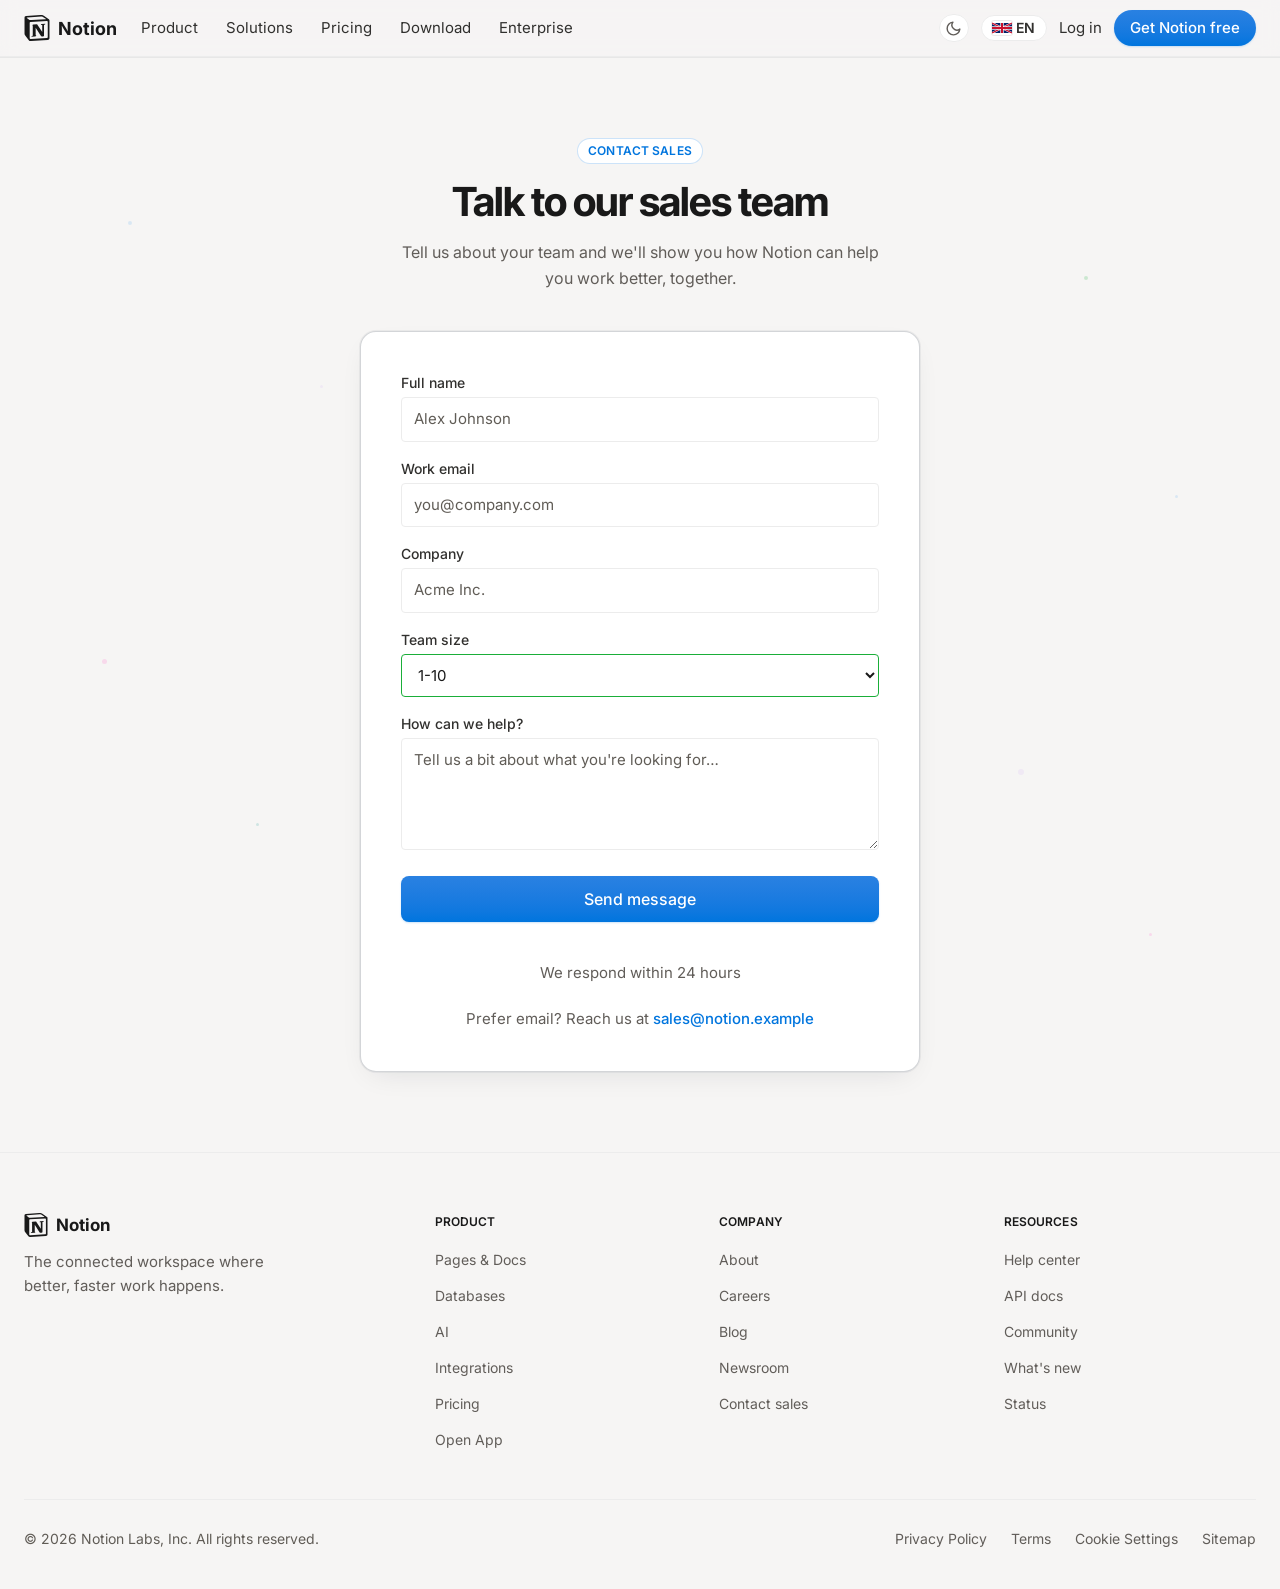
<file: contact.html>
<!DOCTYPE html>
<html lang="en" data-theme="light">
<head>
<meta charset="UTF-8" />
<meta name="viewport" content="width=device-width, initial-scale=1.0" />
<title>Contact sales | Notion</title>
<meta name="description" content="Talk to the Notion sales team." />
<meta property="og:title" content="Contact sales | Notion" />
<meta property="og:description" content="Talk to the Notion sales team." />
<meta property="og:type" content="website" />
<meta name="twitter:card" content="summary_large_image" />
<link rel="icon" type="image/svg+xml" href="/saas/favicon.svg" />
<link rel="icon" href="/favicon.ico" sizes="any" />
<link rel="preconnect" href="https://fonts.googleapis.com" />
<link rel="preconnect" href="https://fonts.gstatic.com" crossorigin />
<link rel="stylesheet" href="https://fonts.googleapis.com/css2?family=Inter:wght@400;500;600;700&family=Inter+Tight:wght@500;600;700;800&family=Noto+Sans+Khmer:wght@400;500;600;700&display=swap" />
<link rel="stylesheet" href="/saas/styles.css" />
<link rel="stylesheet" href="/saas/polish.css" />
<script>
  // Prevent theme flash — mirrors the app's inline theme init.
  (function(){
    try {
      var t = localStorage.getItem('theme');
      if (!t) t = window.matchMedia('(prefers-color-scheme: dark)').matches ? 'dark' : 'light';
      document.documentElement.setAttribute('data-theme', t);
      var lang = localStorage.getItem('lang') || 'en';
      document.documentElement.setAttribute('lang', lang);
    } catch(e) {}
  })();
</script>
</head>
<body>


  <a class="skip-link" href="#main-content" data-en="Skip to content" data-kh="រំលងទៅមាតិកា">Skip to content</a>

  <!-- ═══════════════════════════════════════════
       NAV — Sticky frosted glass
  ════════════════════════════════════════════ -->
  <input type="checkbox" id="nav-toggle" class="sr-only" />
  <header class="nav">
    <div class="container">
      <div class="nav__inner">
        <a href="index.html" class="nav__logo" aria-label="Notion home">
          <span class="nav__logo-mark" aria-hidden="true"><svg viewBox="0 0 24 24" aria-hidden="true"><path d="M4.459 4.208c.746.606 1.026.56 2.428.466l13.215-.793c.28 0 .047-.28-.046-.326L17.86 1.968c-.42-.326-.981-.7-2.055-.607L3.01 2.295c-.466.046-.56.28-.374.466zm.793 3.08v13.904c0 .747.373 1.027 1.214.98l14.523-.84c.841-.046.935-.56.935-1.167V6.354c0-.606-.233-.933-.748-.887l-15.177.887c-.56.047-.747.327-.747.933zm14.337.745c.093.42 0 .84-.42.888l-.7.14v10.264c-.608.327-1.168.514-1.635.514-.748 0-.935-.234-1.495-.933l-4.577-7.186v6.952L11.31 19s0 .84-1.167.84l-3.222.186c-.093-.187 0-.653.327-.746l.84-.233V9.854L7.822 9.76c-.094-.42.14-1.026.793-1.073l3.456-.233 4.764 7.279v-6.44l-1.215-.14c-.093-.514.28-.887.747-.933zM1.936 1.035l13.31-.98c1.634-.14 2.055-.047 3.082.7l4.249 2.986c.7.513.934.653.934 1.213v16.378c0 1.026-.373 1.634-1.68 1.726l-15.458.934c-.98.047-1.448-.093-1.962-.747l-3.129-4.06c-.56-.747-.793-1.306-.793-1.96V2.667c0-.839.374-1.54 1.447-1.632z"/></svg></span>
          Notion
        </a>

        <nav class="nav__links" aria-label="Primary navigation">
          <a href="/#features" class="nav__link" data-en="Product" data-kh="ផលិតផល">Product</a>
          <a href="/#solutions" class="nav__link" data-en="Solutions" data-kh="ដំណោះស្រាយ">Solutions</a>
          <a href="/#pricing" class="nav__link" data-en="Pricing" data-kh="តម្លៃ">Pricing</a>
          <a href="/#download" class="nav__link" data-en="Download" data-kh="ទាញយក">Download</a>
          <a href="contact.html" class="nav__link" data-en="Enterprise" data-kh="សហគ្រាស">Enterprise</a>
        </nav>

        <div class="nav__actions">
          <button class="theme-toggle" type="button" aria-label="Toggle dark mode"></button>
          <button class="lang-toggle" type="button" aria-label="Switch language"></button>
          <a href="login.html" class="nav__link" style="font-size: var(--fs-body-sm);" data-en="Log in" data-kh="ចូល">Log in</a>
          <a href="signup.html" class="btn-primary" style="padding: 7px 16px; font-size: var(--fs-body-sm);" data-en="Get Notion free" data-kh="ប្រើ Notion ឥតគិតថ្លៃ">Get Notion free</a>
          <label for="nav-toggle" class="nav__hamburger-label" aria-label="Open menu">
            <span></span>
            <span></span>
            <span></span>
          </label>
        </div>
      </div>

      <nav class="nav__mobile-menu" aria-label="Mobile navigation">
        <a href="/#features" class="nav__link" data-en="Product" data-kh="ផលិតផល">Product</a>
        <a href="/#solutions" class="nav__link" data-en="Solutions" data-kh="ដំណោះស្រាយ">Solutions</a>
        <a href="/#pricing" class="nav__link" data-en="Pricing" data-kh="តម្លៃ">Pricing</a>
        <a href="/#download" class="nav__link" data-en="Download" data-kh="ទាញយក">Download</a>
        <a href="contact.html" class="nav__link" data-en="Enterprise" data-kh="សហគ្រាស">Enterprise</a>
        <a href="login.html" class="nav__link" data-en="Log in" data-kh="ចូល">Log in</a>
        <a href="signup.html" class="btn-primary" style="width: 100%; justify-content: center; margin-top: 8px;" data-en="Get Notion free" data-kh="ប្រើ Notion ឥតគិតថ្លៃ">Get Notion free</a>
        <div class="nav__mobile-toggles">
          <button class="theme-toggle" type="button" aria-label="Toggle dark mode"></button>
          <button class="lang-toggle" type="button" aria-label="Switch language"></button>
        </div>
      </nav>
    </div>
  </header>

  <main id="main-content" tabindex="-1">

    <!-- ═══════════════════════════════════════════
         CONTACT SALES
    ════════════════════════════════════════════ -->
    <section class="section contact-section">
      <div class="hero-stars hero-stars--soft" aria-hidden="true">
        <span class="hero-star"></span><span class="hero-star"></span><span class="hero-star"></span><span class="hero-star"></span>
        <span class="hero-star"></span><span class="hero-star"></span><span class="hero-star"></span><span class="hero-star"></span>
      </div>
      <div class="container container--narrow">

        <div style="text-align: center; margin-bottom: 40px;">
          <div class="badge badge--primary" style="margin-bottom: 16px;" data-en="Contact sales" data-kh="ទាក់ទងផ្នែកលក់">Contact sales</div>
          <h1 class="text-h1" data-en="Talk to our sales team" data-kh="និយាយជាមួយក្រុមលក់របស់យើង">Talk to our sales team</h1>
          <p class="text-body-md text-muted" style="margin-top: 16px; max-width: 480px; margin-left: auto; margin-right: auto; line-height: 1.6;" data-en="Tell us about your team and we'll show you how Notion can help you work better, together." data-kh="ប្រាប់យើងអំពីក្រុមរបស់អ្នក ហើយយើងនឹងបង្ហាញពីរបៀបដែល Notion អាចជួយឲ្យអ្នកធ្វើការកាន់តែប្រសើរ ជាមួយគ្នា។">
            Tell us about your team and we'll show you how Notion can help you work better, together.
          </p>
        </div>

        <div class="auth-card" style="max-width: 560px; margin: 0 auto;">
          <form class="auth-form" action="contact.html" method="get">

            <div class="form-group">
              <label class="label" for="fullname" data-en="Full name" data-kh="ឈ្មោះពេញ">Full name</label>
              <div class="input-wrapper">
                <input class="input-field" type="text" id="fullname" name="fullname" placeholder="Alex Johnson" required minlength="2" autocomplete="name" />
              </div>
            </div>

            <div class="form-group">
              <label class="label" for="email" data-en="Work email" data-kh="អ៊ីមែលការងារ">Work email</label>
              <div class="input-wrapper">
                <input class="input-field" type="email" id="email" name="email" placeholder="you@company.com" required autocomplete="email" pattern="[a-zA-Z0-9._%+\-]+@[a-zA-Z0-9.\-]+\.[a-zA-Z]{2,}" />
              </div>
            </div>

            <div class="form-group">
              <label class="label" for="company" data-en="Company" data-kh="ក្រុមហ៊ុន">Company</label>
              <div class="input-wrapper">
                <input class="input-field" type="text" id="company" name="company" placeholder="Acme Inc." autocomplete="organization" />
              </div>
            </div>

            <div class="form-group">
              <label class="label" for="team-size" data-en="Team size" data-kh="ទំហំនៃក្រុម">Team size</label>
              <div class="input-wrapper">
                <select class="input-field" id="team-size" name="team-size">
                  <option value="1-10">1-10</option>
                  <option value="11-50">11-50</option>
                  <option value="51-200">51-200</option>
                  <option value="201-1000">201-1,000</option>
                  <option value="1000+">1,000+</option>
                </select>
              </div>
            </div>

            <div class="form-group">
              <label class="label" for="message" data-en="How can we help?" data-kh="តើយើងអាចជួយអ្នកបានដោយរបៀបណា?">How can we help?</label>
              <div class="input-wrapper">
                <textarea class="input-field" id="message" name="message" rows="4" placeholder="Tell us a bit about what you're looking for…" data-en="Tell us a bit about what you're looking for…" data-kh="ប្រាប់យើងបន្តិចអំពីអ្វីដែលអ្នកកំពុងស្វែងរក…" data-i18n-attr="placeholder"></textarea>
              </div>
            </div>

            <button type="submit" class="btn-primary auth-form__submit" data-en="Send message" data-kh="ផ្ញើសារ">
              Send message
            </button>

            <p class="auth-footer-links" data-en="We respond within 24 hours" data-kh="ពួកយើងនឹងឆ្លើយតបក្នុងរយៈពេលតិចជាង ២៤ ម៉ោង">We respond within 24 hours</p>

          </form>

          <p class="auth-footer-links">
            <span data-en="Prefer email? Reach us at" data-kh="ប្រសិនបើលោកអ្នកមានបំណងទំនាក់ទំនងតាមរយៈអ៊ីមែល សូមទាក់ទងមកកាន់">Prefer email? Reach us at</span>
            <a href="mailto:sales@notion.example">sales@notion.example</a>
          </p>
        </div>

      </div>
    </section>

  </main>

  <!-- ═══════════════════════════════════════════
       FOOTER
  ════════════════════════════════════════════ -->
  <footer class="footer" aria-label="Site footer">
    <div class="container">
      <div class="footer__grid">

        <div class="footer__brand">
          <a href="index.html" class="nav__logo" style="font-size:17px; font-weight:700; text-decoration:none; color:var(--color-text-primary); display:flex; align-items:center; gap:8px;">
            <span class="nav__logo-mark" style="width:24px; height:24px;" aria-hidden="true"><svg viewBox="0 0 24 24" aria-hidden="true"><path d="M4.459 4.208c.746.606 1.026.56 2.428.466l13.215-.793c.28 0 .047-.28-.046-.326L17.86 1.968c-.42-.326-.981-.7-2.055-.607L3.01 2.295c-.466.046-.56.28-.374.466zm.793 3.08v13.904c0 .747.373 1.027 1.214.98l14.523-.84c.841-.046.935-.56.935-1.167V6.354c0-.606-.233-.933-.748-.887l-15.177.887c-.56.047-.747.327-.747.933zm14.337.745c.093.42 0 .84-.42.888l-.7.14v10.264c-.608.327-1.168.514-1.635.514-.748 0-.935-.234-1.495-.933l-4.577-7.186v6.952L11.31 19s0 .84-1.167.84l-3.222.186c-.093-.187 0-.653.327-.746l.84-.233V9.854L7.822 9.76c-.094-.42.14-1.026.793-1.073l3.456-.233 4.764 7.279v-6.44l-1.215-.14c-.093-.514.28-.887.747-.933zM1.936 1.035l13.31-.98c1.634-.14 2.055-.047 3.082.7l4.249 2.986c.7.513.934.653.934 1.213v16.378c0 1.026-.373 1.634-1.68 1.726l-15.458.934c-.98.047-1.448-.093-1.962-.747l-3.129-4.06c-.56-.747-.793-1.306-.793-1.96V2.667c0-.839.374-1.54 1.447-1.632z"/></svg></span>
            Notion
          </a>
          <p data-en="The connected workspace where better, faster work happens." data-kh="កន្លែងធ្វើការដែលភ្ជាប់គ្នា ជាកន្លែងដែលការងារកាន់តែប្រសើរ និងលឿនកើតឡើង។">The connected workspace where better, faster work happens.</p>
        </div>

        <div class="footer__col">
          <p class="footer__col-title" data-en="Product" data-kh="ផលិតផល">Product</p>
          <ul class="footer__links">
            <li><a href="#" class="footer__link" data-en="Pages &amp; Docs" data-kh="ទំព័រ និងឯកសារ">Pages &amp; Docs</a></li>
            <li><a href="#" class="footer__link" data-en="Databases" data-kh="មូលដ្ឋានទិន្នន័យ">Databases</a></li>
            <li><a href="#" class="footer__link" data-en="AI" data-kh="AI">AI</a></li>
            <li><a href="#" class="footer__link" data-en="Integrations" data-kh="ការរួមបញ្ចូល">Integrations</a></li>
            <li><a href="/#pricing" class="footer__link" data-en="Pricing" data-kh="តម្លៃ">Pricing</a></li>
            <li><a href="dashboard.html" class="footer__link" data-en="Open App" data-kh="បើកកម្មវិធី">Open App</a></li>
          </ul>
        </div>

        <div class="footer__col">
          <p class="footer__col-title" data-en="Company" data-kh="ក្រុមហ៊ុន">Company</p>
          <ul class="footer__links">
            <li><a href="#" class="footer__link" data-en="About" data-kh="អំពី">About</a></li>
            <li><a href="#" class="footer__link" data-en="Careers" data-kh="ការងារ">Careers</a></li>
            <li><a href="#" class="footer__link" data-en="Blog" data-kh="ប្លុក">Blog</a></li>
            <li><a href="#" class="footer__link" data-en="Newsroom" data-kh="បន្ទប់ព័ត៌មាន">Newsroom</a></li>
            <li><a href="contact.html" class="footer__link" data-en="Contact sales" data-kh="ទាក់ទងផ្នែកលក់">Contact sales</a></li>
          </ul>
        </div>

        <div class="footer__col">
          <p class="footer__col-title" data-en="Resources" data-kh="ធនធាន">Resources</p>
          <ul class="footer__links">
            <li><a href="#" class="footer__link" data-en="Help center" data-kh="មជ្ឈមណ្ឌលជំនួយ">Help center</a></li>
            <li><a href="#" class="footer__link" data-en="API docs" data-kh="ឯកសារ API">API docs</a></li>
            <li><a href="#" class="footer__link" data-en="Community" data-kh="សហគមន៍">Community</a></li>
            <li><a href="#" class="footer__link" data-en="What's new" data-kh="អ្វីថ្មី">What's new</a></li>
            <li><a href="#" class="footer__link" data-en="Status" data-kh="ស្ថានភាព">Status</a></li>
          </ul>
        </div>

      </div>

      <div class="footer__bottom">
        <span data-en="© 2026 Notion Labs, Inc. All rights reserved." data-kh="© 2026 Notion Labs, Inc. រក្សាសិទ្ធិគ្រប់យ៉ាង។">&copy; 2026 Notion Labs, Inc. All rights reserved.</span>
        <div class="footer__bottom-links">
          <a href="#" class="footer__link" data-en="Privacy Policy" data-kh="គោលការណ៍ឯកជនភាព">Privacy Policy</a>
          <a href="#" class="footer__link" data-en="Terms" data-kh="លក្ខខណ្ឌ">Terms</a>
          <a href="#" class="footer__link" data-en="Cookie Settings" data-kh="ការកំណត់ខូគី">Cookie Settings</a>
          <a href="#" class="footer__link" data-en="Sitemap" data-kh="ផែនទីគេហទំព័រ">Sitemap</a>
        </div>
      </div>
    </div>
  </footer>

  <script src="/saas/i18n.js"></script>
  <script src="/saas/theme.js"></script>
  <script src="/saas/nav.js"></script>
  <script src="/saas/forms.js"></script>

</body>
</html>
</file>
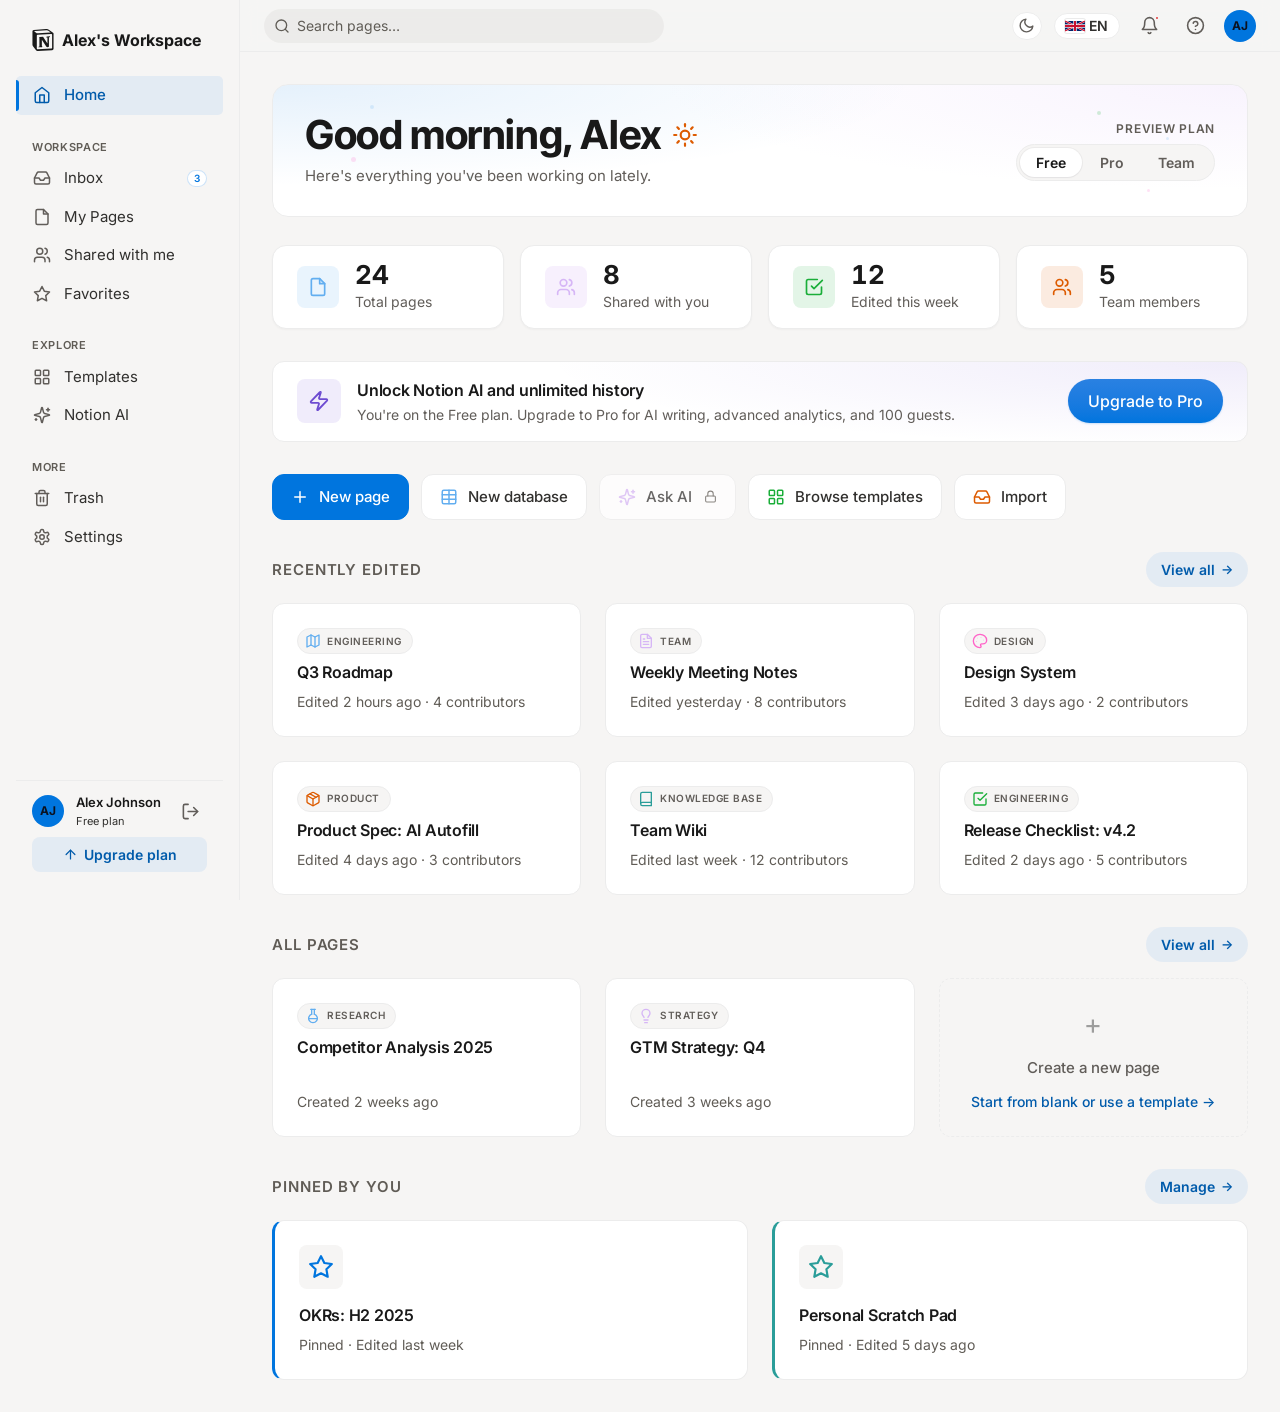
<file: dashboard.html>
<!DOCTYPE html>
<html lang="en" data-theme="light">
<head>
<meta charset="UTF-8" />
<meta name="viewport" content="width=device-width, initial-scale=1.0" />
<title>Home | Notion</title>
<meta name="description" content="Your Notion workspace, with all your pages in one place." />
<meta property="og:title" content="Home | Notion" />
<meta property="og:description" content="Your Notion workspace, with all your pages in one place." />
<meta property="og:type" content="website" />
<meta name="twitter:card" content="summary_large_image" />
<link rel="icon" type="image/svg+xml" href="/saas/favicon.svg" />
<link rel="icon" href="/favicon.ico" sizes="any" />
<link rel="preconnect" href="https://fonts.googleapis.com" />
<link rel="preconnect" href="https://fonts.gstatic.com" crossorigin />
<link rel="stylesheet" href="https://fonts.googleapis.com/css2?family=Inter:wght@400;500;600;700&family=Inter+Tight:wght@500;600;700;800&family=Noto+Sans+Khmer:wght@400;500;600;700&display=swap" />
<link rel="stylesheet" href="/saas/styles.css" />
<link rel="stylesheet" href="/saas/polish.css" />
<script>
  // Prevent theme flash — mirrors the app's inline theme init.
  (function(){
    try {
      var t = localStorage.getItem('theme');
      if (!t) t = window.matchMedia('(prefers-color-scheme: dark)').matches ? 'dark' : 'light';
      document.documentElement.setAttribute('data-theme', t);
      var lang = localStorage.getItem('lang') || 'en';
      document.documentElement.setAttribute('lang', lang);
    } catch(e) {}
  })();
</script>
</head>
<body>


  <a class="skip-link" href="#main-content" data-en="Skip to content" data-kh="រំលងទៅមាតិកា">Skip to content</a>

  <!-- ═══════════════════════════════════
       SVG ICON SPRITE (Lucide-style)
  ════════════════════════════════════ -->
  <svg class="svg-sprite" aria-hidden="true" xmlns="http://www.w3.org/2000/svg">
    <symbol id="i-home" viewBox="0 0 24 24"><path d="m3 9 9-7 9 7v11a2 2 0 0 1-2 2H5a2 2 0 0 1-2-2z"/><polyline points="9 22 9 12 15 12 15 22"/></symbol>
    <symbol id="i-inbox" viewBox="0 0 24 24"><polyline points="22 12 16 12 14 15 10 15 8 12 2 12"/><path d="M5.45 5.11 2 12v6a2 2 0 0 0 2 2h16a2 2 0 0 0 2-2v-6l-3.45-6.89A2 2 0 0 0 16.76 4H7.24a2 2 0 0 0-1.79 1.11z"/></symbol>
    <symbol id="i-file" viewBox="0 0 24 24"><path d="M14 2H6a2 2 0 0 0-2 2v16a2 2 0 0 0 2 2h12a2 2 0 0 0 2-2V8z"/><polyline points="14 2 14 8 20 8"/></symbol>
    <symbol id="i-users" viewBox="0 0 24 24"><path d="M16 21v-2a4 4 0 0 0-4-4H6a4 4 0 0 0-4 4v2"/><circle cx="9" cy="7" r="4"/><path d="M22 21v-2a4 4 0 0 0-3-3.87"/><path d="M16 3.13a4 4 0 0 1 0 7.75"/></symbol>
    <symbol id="i-star" viewBox="0 0 24 24"><polygon points="12 2 15.09 8.26 22 9.27 17 14.14 18.18 21.02 12 17.77 5.82 21.02 7 14.14 2 9.27 8.91 8.26 12 2"/></symbol>
    <symbol id="i-grid" viewBox="0 0 24 24"><rect width="7" height="7" x="3" y="3" rx="1"/><rect width="7" height="7" x="14" y="3" rx="1"/><rect width="7" height="7" x="14" y="14" rx="1"/><rect width="7" height="7" x="3" y="14" rx="1"/></symbol>
    <symbol id="i-sparkles" viewBox="0 0 24 24"><path d="M9.937 15.5A2 2 0 0 0 8.5 14.063l-6.135-1.582a.5.5 0 0 1 0-.962L8.5 9.936A2 2 0 0 0 9.937 8.5l1.582-6.135a.5.5 0 0 1 .963 0L14.063 8.5A2 2 0 0 0 15.5 9.937l6.135 1.581a.5.5 0 0 1 0 .964L15.5 14.063a2 2 0 0 0-1.437 1.437l-1.582 6.135a.5.5 0 0 1-.963 0z"/><path d="M20 3v4"/><path d="M22 5h-4"/><path d="M4 17v2"/><path d="M5 18H3"/></symbol>
    <symbol id="i-trash" viewBox="0 0 24 24"><path d="M3 6h18"/><path d="M19 6v14a2 2 0 0 1-2 2H7a2 2 0 0 1-2-2V6m3 0V4a2 2 0 0 1 2-2h4a2 2 0 0 1 2 2v2"/><line x1="10" y1="11" x2="10" y2="17"/><line x1="14" y1="11" x2="14" y2="17"/></symbol>
    <symbol id="i-settings" viewBox="0 0 24 24"><path d="M12.22 2h-.44a2 2 0 0 0-2 2v.18a2 2 0 0 1-1 1.73l-.43.25a2 2 0 0 1-2 0l-.15-.08a2 2 0 0 0-2.73.73l-.22.38a2 2 0 0 0 .73 2.73l.15.1a2 2 0 0 1 1 1.72v.51a2 2 0 0 1-1 1.74l-.15.09a2 2 0 0 0-.73 2.73l.22.38a2 2 0 0 0 2.73.73l.15-.08a2 2 0 0 1 2 0l.43.25a2 2 0 0 1 1 1.73V20a2 2 0 0 0 2 2h.44a2 2 0 0 0 2-2v-.18a2 2 0 0 1 1-1.73l.43-.25a2 2 0 0 1 2 0l.15.08a2 2 0 0 0 2.73-.73l.22-.39a2 2 0 0 0-.73-2.73l-.15-.08a2 2 0 0 1-1-1.74v-.5a2 2 0 0 1 1-1.74l.15-.09a2 2 0 0 0 .73-2.73l-.22-.38a2 2 0 0 0-2.73-.73l-.15.08a2 2 0 0 1-2 0l-.43-.25a2 2 0 0 1-1-1.73V4a2 2 0 0 0-2-2z"/><circle cx="12" cy="12" r="3"/></symbol>
    <symbol id="i-logout" viewBox="0 0 24 24"><path d="M9 21H5a2 2 0 0 1-2-2V5a2 2 0 0 1 2-2h4"/><polyline points="16 17 21 12 16 7"/><line x1="21" y1="12" x2="9" y2="12"/></symbol>
    <symbol id="i-search" viewBox="0 0 24 24"><circle cx="11" cy="11" r="8"/><path d="m21 21-4.3-4.3"/></symbol>
    <symbol id="i-bell" viewBox="0 0 24 24"><path d="M6 8a6 6 0 0 1 12 0c0 7 3 9 3 9H3s3-2 3-9"/><path d="M10.3 21a1.94 1.94 0 0 0 3.4 0"/></symbol>
    <symbol id="i-help" viewBox="0 0 24 24"><circle cx="12" cy="12" r="10"/><path d="M9.09 9a3 3 0 0 1 5.83 1c0 2-3 3-3 3"/><line x1="12" y1="17" x2="12.01" y2="17"/></symbol>
    <symbol id="i-plus" viewBox="0 0 24 24"><path d="M5 12h14"/><path d="M12 5v14"/></symbol>
    <symbol id="i-table" viewBox="0 0 24 24"><rect width="18" height="18" x="3" y="3" rx="2"/><path d="M3 9h18"/><path d="M3 15h18"/><path d="M12 3v18"/></symbol>
    <symbol id="i-map" viewBox="0 0 24 24"><polygon points="3 6 9 3 15 6 21 3 21 18 15 21 9 18 3 21"/><line x1="9" y1="3" x2="9" y2="18"/><line x1="15" y1="6" x2="15" y2="21"/></symbol>
    <symbol id="i-file-text" viewBox="0 0 24 24"><path d="M14 2H6a2 2 0 0 0-2 2v16a2 2 0 0 0 2 2h12a2 2 0 0 0 2-2V8z"/><polyline points="14 2 14 8 20 8"/><line x1="16" y1="13" x2="8" y2="13"/><line x1="16" y1="17" x2="8" y2="17"/><line x1="10" y1="9" x2="8" y2="9"/></symbol>
    <symbol id="i-palette" viewBox="0 0 24 24"><circle cx="13.5" cy="6.5" r=".5" fill="currentColor" stroke="none"/><circle cx="17.5" cy="10.5" r=".5" fill="currentColor" stroke="none"/><circle cx="8.5" cy="7.5" r=".5" fill="currentColor" stroke="none"/><circle cx="6.5" cy="12.5" r=".5" fill="currentColor" stroke="none"/><path d="M12 2C6.5 2 2 6.5 2 12s4.5 10 10 10c.926 0 1.648-.746 1.648-1.688 0-.437-.18-.835-.437-1.125-.29-.289-.438-.652-.438-1.125a1.64 1.64 0 0 1 1.668-1.668h1.996c3.051 0 5.555-2.503 5.555-5.554C21.965 6.012 17.461 2 12 2z"/></symbol>
    <symbol id="i-package" viewBox="0 0 24 24"><path d="m7.5 4.27 9 5.15"/><path d="M21 8a2 2 0 0 0-1-1.73l-7-4a2 2 0 0 0-2 0l-7 4A2 2 0 0 0 3 8v8a2 2 0 0 0 1 1.73l7 4a2 2 0 0 0 2 0l7-4A2 2 0 0 0 21 16Z"/><path d="m3.3 7 8.7 5 8.7-5"/><path d="M12 22V12"/></symbol>
    <symbol id="i-book" viewBox="0 0 24 24"><path d="M4 19.5v-15A2.5 2.5 0 0 1 6.5 2H20v20H6.5a2.5 2.5 0 0 1 0-5H20"/></symbol>
    <symbol id="i-check-square" viewBox="0 0 24 24"><polyline points="9 11 12 14 22 4"/><path d="M21 12v7a2 2 0 0 1-2 2H5a2 2 0 0 1-2-2V5a2 2 0 0 1 2-2h11"/></symbol>
    <symbol id="i-beaker" viewBox="0 0 24 24"><path d="M10 2v7.31"/><path d="M14 9.3V2"/><path d="M8.5 2h7"/><path d="M14 9.3a6.5 6.5 0 1 1-4 0"/><path d="M5.52 16h12.96"/></symbol>
    <symbol id="i-bulb" viewBox="0 0 24 24"><path d="M15 14c.2-1 .7-1.7 1.5-2.5 1-.9 1.5-2.2 1.5-3.5A6 6 0 0 0 6 8c0 1 .2 2.2 1.5 3.5.7.7 1.3 1.5 1.5 2.5"/><path d="M9 18h6"/><path d="M10 22h4"/></symbol>
    <symbol id="i-sun" viewBox="0 0 24 24"><circle cx="12" cy="12" r="4"/><path d="M12 2v2"/><path d="M12 20v2"/><path d="m4.93 4.93 1.41 1.41"/><path d="m17.66 17.66 1.41 1.41"/><path d="M2 12h2"/><path d="M20 12h2"/><path d="m6.34 17.66-1.41 1.41"/><path d="m19.07 4.93-1.41 1.41"/></symbol>
    <symbol id="i-lock" viewBox="0 0 24 24"><rect width="18" height="11" x="3" y="11" rx="2" ry="2"/><path d="M7 11V7a5 5 0 0 1 10 0v4"/></symbol>
    <symbol id="i-zap" viewBox="0 0 24 24"><path d="M4 14a1 1 0 0 1-.78-1.63l9.9-10.2a.5.5 0 0 1 .86.46l-1.92 6.02A1 1 0 0 0 13 10h7a1 1 0 0 1 .78 1.63l-9.9 10.2a.5.5 0 0 1-.86-.46l1.92-6.02A1 1 0 0 0 11 14z"/></symbol>
    <symbol id="i-activity" viewBox="0 0 24 24"><path d="M22 12h-4l-3 9L9 3l-3 9H2"/></symbol>
    <symbol id="i-shield" viewBox="0 0 24 24"><path d="M20 13c0 5-3.5 7.5-7.66 8.95a1 1 0 0 1-.67-.01C7.5 20.5 4 18 4 13V6a1 1 0 0 1 1-1c2 0 4.5-1.2 6.24-2.72a1.17 1.17 0 0 1 1.52 0C14.51 3.81 17 5 19 5a1 1 0 0 1 1 1z"/></symbol>
    <symbol id="i-layers" viewBox="0 0 24 24"><path d="M12.83 2.18a2 2 0 0 0-1.66 0L2.6 6.08a1 1 0 0 0 0 1.83l8.58 3.91a2 2 0 0 0 1.66 0l8.58-3.9a1 1 0 0 0 0-1.83z"/><path d="m22 17.65-9.17 4.16a2 2 0 0 1-1.66 0L2 17.65"/><path d="m22 12.65-9.17 4.16a2 2 0 0 1-1.66 0L2 12.65"/></symbol>
    <symbol id="i-arrow-up" viewBox="0 0 24 24"><path d="m5 12 7-7 7 7"/><path d="M12 19V5"/></symbol>
  </svg>

  <!-- Mobile sidebar toggle — CSS only -->
  <input type="checkbox" id="sidebar-toggle" class="sr-only" />

  <!-- Overlay (click to close sidebar on mobile) -->
  <label for="sidebar-toggle" class="sidebar-overlay" aria-label="Close sidebar"></label>

  <div class="dashboard-layout">

    <!-- ═══════════════════════════════════
         SIDEBAR
    ════════════════════════════════════ -->
    <aside class="sidebar" aria-label="Workspace navigation">

      <a href="index.html" class="sidebar__logo" aria-label="Notion home">
        <span class="nav__logo-mark nav__logo-mark--sm" aria-hidden="true"><svg viewBox="0 0 24 24" aria-hidden="true"><path d="M4.459 4.208c.746.606 1.026.56 2.428.466l13.215-.793c.28 0 .047-.28-.046-.326L17.86 1.968c-.42-.326-.981-.7-2.055-.607L3.01 2.295c-.466.046-.56.28-.374.466zm.793 3.08v13.904c0 .747.373 1.027 1.214.98l14.523-.84c.841-.046.935-.56.935-1.167V6.354c0-.606-.233-.933-.748-.887l-15.177.887c-.56.047-.747.327-.747.933zm14.337.745c.093.42 0 .84-.42.888l-.7.14v10.264c-.608.327-1.168.514-1.635.514-.748 0-.935-.234-1.495-.933l-4.577-7.186v6.952L11.31 19s0 .84-1.167.84l-3.222.186c-.093-.187 0-.653.327-.746l.84-.233V9.854L7.822 9.76c-.094-.42.14-1.026.793-1.073l3.456-.233 4.764 7.279v-6.44l-1.215-.14c-.093-.514.28-.887.747-.933zM1.936 1.035l13.31-.98c1.634-.14 2.055-.047 3.082.7l4.249 2.986c.7.513.934.653.934 1.213v16.378c0 1.026-.373 1.634-1.68 1.726l-15.458.934c-.98.047-1.448-.093-1.962-.747l-3.129-4.06c-.56-.747-.793-1.306-.793-1.96V2.667c0-.839.374-1.54 1.447-1.632z"/></svg></span>
        <span data-en="Alex's Workspace" data-kh="កន្លែងធ្វើការរបស់ Alex">Alex's Workspace</span>
      </a>

      <nav aria-label="Main navigation">

        <a href="dashboard.html" class="sidebar__link sidebar__link--active" aria-current="page">
          <span class="sidebar__icon" aria-hidden="true"><svg class="icon"><use href="#i-home"/></svg></span>
          <span data-en="Home" data-kh="ទំព័រដើម">Home</span>
        </a>

        <p class="sidebar__section-label" data-en="Workspace" data-kh="កន្លែងធ្វើការ">Workspace</p>

        <a href="dashboard.html" class="sidebar__link">
          <span class="sidebar__icon" aria-hidden="true"><svg class="icon"><use href="#i-inbox"/></svg></span>
          <span data-en="Inbox" data-kh="ប្រអប់សំបុត្រ">Inbox</span>
          <span class="badge badge--primary badge--nav">3</span>
        </a>

        <a href="dashboard.html" class="sidebar__link">
          <span class="sidebar__icon" aria-hidden="true"><svg class="icon"><use href="#i-file"/></svg></span>
          <span data-en="My Pages" data-kh="ទំព័ររបស់ខ្ញុំ">My Pages</span>
        </a>

        <a href="dashboard.html" class="sidebar__link">
          <span class="sidebar__icon" aria-hidden="true"><svg class="icon"><use href="#i-users"/></svg></span>
          <span data-en="Shared with me" data-kh="បានចែករំលែកជាមួយខ្ញុំ">Shared with me</span>
        </a>

        <a href="dashboard.html" class="sidebar__link" data-plan-only="team">
          <span class="sidebar__icon" aria-hidden="true"><svg class="icon"><use href="#i-layers"/></svg></span>
          <span data-en="Teamspaces" data-kh="កន្លែងក្រុម">Teamspaces</span>
        </a>

        <a href="dashboard.html" class="sidebar__link" data-plan-only="team">
          <span class="sidebar__icon" aria-hidden="true"><svg class="icon"><use href="#i-users"/></svg></span>
          <span data-en="Members" data-kh="សមាជិក">Members</span>
          <span class="badge badge--teal badge--nav">5</span>
        </a>

        <a href="dashboard.html" class="sidebar__link">
          <span class="sidebar__icon" aria-hidden="true"><svg class="icon"><use href="#i-star"/></svg></span>
          <span data-en="Favorites" data-kh="សំណព្វ">Favorites</span>
        </a>

        <p class="sidebar__section-label" data-en="Explore" data-kh="ស្វែងរក">Explore</p>

        <a href="dashboard.html" class="sidebar__link">
          <span class="sidebar__icon" aria-hidden="true"><svg class="icon"><use href="#i-grid"/></svg></span>
          <span data-en="Templates" data-kh="គំរូ">Templates</span>
        </a>

        <a href="dashboard.html" class="sidebar__link">
          <span class="sidebar__icon" aria-hidden="true"><svg class="icon"><use href="#i-sparkles"/></svg></span>
          <span data-en="Notion AI" data-kh="Notion AI">Notion AI</span>
        </a>

        <p class="sidebar__section-label" data-en="More" data-kh="បន្ថែម">More</p>

        <a href="dashboard.html" class="sidebar__link" data-plan-only="team">
          <span class="sidebar__icon" aria-hidden="true"><svg class="icon"><use href="#i-shield"/></svg></span>
          <span data-en="Admin &amp; security" data-kh="អ្នកគ្រប់គ្រង &amp; សុវត្ថិភាព">Admin &amp; security</span>
        </a>

        <a href="dashboard.html" class="sidebar__link">
          <span class="sidebar__icon" aria-hidden="true"><svg class="icon"><use href="#i-trash"/></svg></span>
          <span data-en="Trash" data-kh="ធុងសំរាម">Trash</span>
        </a>

        <a href="dashboard.html" class="sidebar__link">
          <span class="sidebar__icon" aria-hidden="true"><svg class="icon"><use href="#i-settings"/></svg></span>
          <span data-en="Settings" data-kh="ការកំណត់">Settings</span>
        </a>

      </nav>

      <!-- Sidebar user footer -->
      <div class="sidebar__footer">
        <div class="sidebar__footer-inner">
          <div class="topbar__avatar">AJ</div>
          <div class="sidebar__user-info">
            <p class="sidebar__user-name">Alex Johnson</p>
            <p class="sidebar__user-plan" data-plan-only="free" data-en="Free plan" data-kh="គម្រោងឥតគិតថ្លៃ">Free plan</p>
            <p class="sidebar__user-plan sidebar__user-plan--pro" data-plan-only="pro">
              <svg class="icon" aria-hidden="true"><use href="#i-zap"/></svg>
              <span data-en="Pro plan" data-kh="គម្រោង Pro">Pro plan</span>
            </p>
            <p class="sidebar__user-plan sidebar__user-plan--team" data-plan-only="team">
              <svg class="icon" aria-hidden="true"><use href="#i-users"/></svg>
              <span data-en="Team · 5 of 10 seats" data-kh="ក្រុម · ៥ ក្នុង ១០ កៅអី">Team · 5 of 10 seats</span>
            </p>
          </div>
          <a href="index.html" class="topbar__icon-btn sidebar__logout" title="Log out" aria-label="Log out"><svg class="icon"><use href="#i-logout"/></svg></a>
        </div>

        <a href="?plan=pro" class="sidebar__upgrade" data-plan-only="free" data-plan-set="pro">
          <svg class="icon" aria-hidden="true"><use href="#i-arrow-up"/></svg>
          <span data-en="Upgrade plan" data-kh="ដំឡើងគម្រោង">Upgrade plan</span>
        </a>
      </div>

    </aside>

    <!-- ═══════════════════════════════════
         MAIN CONTENT AREA
    ════════════════════════════════════ -->
    <div class="dashboard-main">

      <!-- Top bar -->
      <header class="topbar" role="banner">
        <label for="sidebar-toggle" class="sidebar-toggle-label" aria-label="Toggle sidebar">
          ☰
        </label>

        <div class="topbar__search" role="search">
          <span class="topbar__search-icon" aria-hidden="true"><svg class="icon"><use href="#i-search"/></svg></span>
          <input
            class="input-field"
            type="search"
            placeholder="Search pages…"
            aria-label="Search your workspace"
            data-en="Search pages…"
            data-kh="ស្វែងរកទំព័រ…"
            data-i18n-attr="placeholder"
          />
        </div>

        <div class="topbar__actions" aria-label="Topbar actions">
          <button class="theme-toggle" type="button" aria-label="Toggle dark mode"></button>
          <button class="lang-toggle" type="button" aria-label="Switch language"></button>
          <a href="dashboard.html" class="topbar__icon-btn" aria-label="View notifications" title="Notifications">
            <svg class="icon"><use href="#i-bell"/></svg>
            <span class="topbar__notif-dot" aria-label="3 unread notifications"></span>
          </a>
          <a href="dashboard.html" class="topbar__icon-btn" aria-label="Help and shortcuts" title="Help">
            <svg class="icon"><use href="#i-help"/></svg>
          </a>
          <a href="dashboard.html" class="topbar__avatar" aria-label="Your profile, Alex Johnson" title="Profile">
            AJ
          </a>
        </div>
      </header>

      <!-- Dashboard content -->
      <main class="dashboard-content" id="main-content" tabindex="-1">

        <!-- Welcome hero banner -->
        <section class="dash-hero" aria-labelledby="dash-greeting">
          <div class="hero-stars hero-stars--soft" aria-hidden="true">
            <span class="hero-star"></span><span class="hero-star"></span><span class="hero-star"></span><span class="hero-star"></span>
            <span class="hero-star"></span><span class="hero-star"></span><span class="hero-star"></span><span class="hero-star"></span>
          </div>
          <div class="dash-hero__text">
            <h1 class="dash-hero__greeting" id="dash-greeting">
              <span data-en="Good morning, Alex" data-kh="អរុណសួស្ដី Alex">Good morning, Alex</span>
              <svg class="icon" aria-hidden="true"><use href="#i-sun"/></svg>
            </h1>
            <p class="dash-hero__sub" data-en="Here's everything you've been working on lately." data-kh="នេះជាអ្វីៗទាំងអស់ដែលអ្នកបានធ្វើការនាពេលថ្មីៗ។">Here's everything you've been working on lately.</p>
          </div>

          <div class="dash-hero__actions">
            <div class="plan-switch" role="group" aria-label="Preview workspace plan">
              <span class="plan-switch__label" data-en="Preview plan" data-kh="មើលគម្រោង">Preview plan</span>
              <div class="plan-switch__track">
                <button type="button" class="plan-switch__btn" data-plan-set="free" aria-pressed="true">Free</button>
                <button type="button" class="plan-switch__btn" data-plan-set="pro" aria-pressed="false">Pro</button>
                <button type="button" class="plan-switch__btn" data-plan-set="team" aria-pressed="false">Team</button>
              </div>
            </div>
          </div>
        </section>

        <!-- Stat overview -->
        <section class="stat-grid" aria-label="Workspace overview">
          <div class="stat-card stat-card--sky">
            <span class="stat-card__icon" aria-hidden="true"><svg class="icon"><use href="#i-file"/></svg></span>
            <div>
              <div class="stat-card__value">24</div>
              <div class="stat-card__label" data-en="Total pages" data-kh="ទំព័រសរុប">Total pages</div>
            </div>
          </div>
          <div class="stat-card stat-card--purple">
            <span class="stat-card__icon" aria-hidden="true"><svg class="icon"><use href="#i-users"/></svg></span>
            <div>
              <div class="stat-card__value">8</div>
              <div class="stat-card__label" data-en="Shared with you" data-kh="បានចែករំលែកជាមួយអ្នក">Shared with you</div>
            </div>
          </div>
          <div class="stat-card stat-card--green">
            <span class="stat-card__icon" aria-hidden="true"><svg class="icon"><use href="#i-check-square"/></svg></span>
            <div>
              <div class="stat-card__value">12</div>
              <div class="stat-card__label" data-en="Edited this week" data-kh="បានកែសប្ដាហ៍នេះ">Edited this week</div>
            </div>
          </div>
          <div class="stat-card stat-card--orange">
            <span class="stat-card__icon" aria-hidden="true"><svg class="icon"><use href="#i-users"/></svg></span>
            <div>
              <div class="stat-card__value">5</div>
              <div class="stat-card__label" data-en="Team members" data-kh="សមាជិកក្រុម">Team members</div>
            </div>
          </div>
        </section>

        <!-- Free: upgrade nudge -->
        <section class="plan-banner" data-plan-only="free" aria-label="Upgrade your plan">
          <div class="plan-banner__icon" aria-hidden="true"><svg class="icon"><use href="#i-zap"/></svg></div>
          <div class="plan-banner__text">
            <h2 class="plan-banner__title" data-en="Unlock Notion AI and unlimited history" data-kh="ដោបើកដំណើរការ Notion AI និងប្រវត្តិនៃការប្រើប្រាស់ឥតដែនកំណត់">Unlock Notion AI and unlimited history</h2>
            <p class="plan-banner__sub" data-en="You're on the Free plan. Upgrade to Pro for AI writing, advanced analytics, and 100 guests." data-kh="អ្នកកំពុងប្រើគម្រោងឥតគិតថ្លៃ។ ដំឡើងទៅ Pro សម្រាប់ការសរសេរដោយ AI ការវិភាគកម្រិតខ្ពស់ និងសមាជិកដល់ ១០០ នាក់។">You're on the Free plan. Upgrade to Pro for AI writing, advanced analytics, and 100 guests.</p>
          </div>
          <a href="?plan=pro" class="btn-primary plan-banner__cta" data-plan-set="pro" data-en="Upgrade to Pro" data-kh="ដំឡើងទៅ Pro">Upgrade to Pro</a>
        </section>

        <!-- Pro & Team: plan usage panel -->
        <section class="plan-usage" data-plan-only="pro team" aria-label="Plan usage">
          <div class="plan-usage__head">
            <h2 class="dashboard-section-title" data-en="Plan &amp; usage" data-kh="គម្រោង &amp; ការប្រើប្រាស់">Plan &amp; usage</h2>
            <span class="badge plan-badge plan-badge--pro" data-plan-only="pro" data-en="Pro" data-kh="Pro">Pro</span>
            <span class="badge plan-badge plan-badge--team" data-plan-only="team" data-en="Team" data-kh="ក្រុម">Team</span>
          </div>
          <div class="plan-usage__grid">

            <div class="usage-cell">
              <div class="usage-cell__head">
                <span class="usage-cell__icon usage-cell__icon--purple" aria-hidden="true"><svg class="icon"><use href="#i-sparkles"/></svg></span>
                <span class="usage-cell__label" data-en="Notion AI" data-kh="Notion AI">Notion AI</span>
              </div>
              <p class="usage-cell__value">1,284 <span class="usage-cell__unit" data-en="AI actions this month" data-kh="សកម្មភាព AI ខែនេះ">AI actions this month</span></p>
              <div class="plan-meter"><span class="plan-meter__fill plan-meter__fill--purple" style="width:62%"></span></div>
              <p class="usage-cell__foot" data-en="Unlimited on your plan" data-kh="គ្មានដែនកំណត់លើគម្រោងរបស់អ្នក">Unlimited on your plan</p>
            </div>

            <div class="usage-cell">
              <div class="usage-cell__head">
                <span class="usage-cell__icon usage-cell__icon--sky" aria-hidden="true"><svg class="icon"><use href="#i-file-text"/></svg></span>
                <span class="usage-cell__label" data-en="Page history" data-kh="ប្រវត្តិទំព័រ">Page history</span>
              </div>
              <p class="usage-cell__value" data-en="Unlimited" data-kh="គ្មានដែនកំណត់">Unlimited</p>
              <div class="plan-meter"><span class="plan-meter__fill plan-meter__fill--sky" style="width:100%"></span></div>
              <p class="usage-cell__foot" data-en="Restore any version, anytime" data-kh="ស្តារឡើងវិញនូវកំណែទម្រង់ណាមួយ បានគ្រប់ពេលវេលា">Restore any version, anytime</p>
            </div>

            <div class="usage-cell">
              <div class="usage-cell__head">
                <span class="usage-cell__icon usage-cell__icon--green" aria-hidden="true"><svg class="icon"><use href="#i-activity"/></svg></span>
                <span class="usage-cell__label" data-en="Advanced analytics" data-kh="ការវិភាគកម្រិតខ្ពស់">Advanced analytics</span>
              </div>
              <p class="usage-cell__value">+18.4% <span class="usage-cell__unit" data-en="views vs last week" data-kh="ការប្រៀបធៀបចំនួននៃការចូលមើលធៀបនឹងសប្តាហ៍មុន">views vs last week</span></p>
              <svg class="usage-spark" viewBox="0 0 120 32" preserveAspectRatio="none" aria-hidden="true">
                <polyline points="0,26 15,22 30,24 45,16 60,18 75,11 90,13 105,6 120,4" fill="none" stroke="currentColor" stroke-width="2" stroke-linecap="round" stroke-linejoin="round"/>
              </svg>
              <p class="usage-cell__foot" data-en="Tracking 24 pages" data-kh="កំពុងតាមដាន ២៤ ទំព័រ">Tracking 24 pages</p>
            </div>

          </div>
        </section>

        <!-- Quick actions -->
        <div class="dash-quick">
          <a href="dashboard.html" class="quick-chip quick-chip--primary">
            <svg class="icon"><use href="#i-plus"/></svg>
            <span data-en="New page" data-kh="ទំព័រថ្មី">New page</span>
          </a>
          <a href="dashboard.html" class="quick-chip quick-chip--sky">
            <svg class="icon"><use href="#i-table"/></svg>
            <span data-en="New database" data-kh="មូលដ្ឋានទិន្នន័យថ្មី">New database</span>
          </a>
          <a href="?plan=pro" class="quick-chip quick-chip--purple quick-chip--locked" data-plan-only="free" data-plan-set="pro" title="Upgrade to use Notion AI">
            <svg class="icon"><use href="#i-sparkles"/></svg>
            <span data-en="Ask AI" data-kh="សួរ AI">Ask AI</span>
            <svg class="icon quick-chip__lock" aria-hidden="true"><use href="#i-lock"/></svg>
          </a>
          <a href="dashboard.html" class="quick-chip quick-chip--purple" data-plan-only="pro team">
            <svg class="icon"><use href="#i-sparkles"/></svg>
            <span data-en="Ask AI" data-kh="សួរ AI">Ask AI</span>
          </a>
          <a href="dashboard.html" class="quick-chip quick-chip--green">
            <svg class="icon"><use href="#i-grid"/></svg>
            <span data-en="Browse templates" data-kh="រកមើលគំរូ">Browse templates</span>
          </a>
          <a href="dashboard.html" class="quick-chip quick-chip--orange">
            <svg class="icon"><use href="#i-inbox"/></svg>
            <span data-en="Import" data-kh="នាំចូល">Import</span>
          </a>
        </div>

        <!-- Recent pages grid -->
        <section aria-labelledby="recent-heading">
          <div class="dash-section-bar">
            <h2 class="dashboard-section-title" id="recent-heading" data-en="Recently edited" data-kh="បានកែថ្មីៗ">Recently edited</h2>
            <a href="dashboard.html" class="dash-section-link" data-en="View all" data-kh="មើលទាំងអស់">View all</a>
          </div>
          <div class="grid-3 dashboard-grid--spaced">

            <a href="dashboard.html" class="page-card" aria-label="Q3 Roadmap, last edited 2 hours ago">
              <div class="page-card__head">
                <span class="page-card__emoji" aria-hidden="true"><svg class="icon" style="color:var(--color-accent-sky);"><use href="#i-map"/></svg></span>
                <span class="page-card__tag">Engineering</span>
              </div>
              <h3 class="page-card__title">Q3 Roadmap</h3>
              <p class="page-card__meta">Edited 2 hours ago · 4 contributors</p>
            </a>

            <a href="dashboard.html" class="page-card" aria-label="Weekly Meeting Notes, last edited yesterday">
              <div class="page-card__head">
                <span class="page-card__emoji" aria-hidden="true"><svg class="icon" style="color:var(--color-accent-purple);"><use href="#i-file-text"/></svg></span>
                <span class="page-card__tag">Team</span>
              </div>
              <h3 class="page-card__title">Weekly Meeting Notes</h3>
              <p class="page-card__meta">Edited yesterday · 8 contributors</p>
            </a>

            <a href="dashboard.html" class="page-card" aria-label="Design System, last edited 3 days ago">
              <div class="page-card__head">
                <span class="page-card__emoji" aria-hidden="true"><svg class="icon" style="color:var(--color-accent-pink);"><use href="#i-palette"/></svg></span>
                <span class="page-card__tag">Design</span>
              </div>
              <h3 class="page-card__title">Design System</h3>
              <p class="page-card__meta">Edited 3 days ago · 2 contributors</p>
            </a>

            <a href="dashboard.html" class="page-card" aria-label="Product Spec, last edited 4 days ago">
              <div class="page-card__head">
                <span class="page-card__emoji" aria-hidden="true"><svg class="icon" style="color:var(--color-accent-orange);"><use href="#i-package"/></svg></span>
                <span class="page-card__tag">Product</span>
              </div>
              <h3 class="page-card__title">Product Spec: AI Autofill</h3>
              <p class="page-card__meta">Edited 4 days ago · 3 contributors</p>
            </a>

            <a href="dashboard.html" class="page-card" aria-label="Team Wiki, last edited last week">
              <div class="page-card__head">
                <span class="page-card__emoji" aria-hidden="true"><svg class="icon" style="color:var(--color-accent-teal);"><use href="#i-book"/></svg></span>
                <span class="page-card__tag">Knowledge base</span>
              </div>
              <h3 class="page-card__title">Team Wiki</h3>
              <p class="page-card__meta">Edited last week · 12 contributors</p>
            </a>

            <a href="dashboard.html" class="page-card" aria-label="Release Checklist, last edited 2 days ago">
              <div class="page-card__head">
                <span class="page-card__emoji" aria-hidden="true"><svg class="icon" style="color:var(--color-accent-green);"><use href="#i-check-square"/></svg></span>
                <span class="page-card__tag">Engineering</span>
              </div>
              <h3 class="page-card__title">Release Checklist: v4.2</h3>
              <p class="page-card__meta">Edited 2 days ago · 5 contributors</p>
            </a>

          </div>
        </section>

        <!-- Team: collaboration -->
        <section class="team-collab" data-plan-only="team" aria-labelledby="team-activity-heading">
          <div class="team-collab__grid">

            <div class="team-panel">
              <div class="dash-section-bar">
                <h2 class="dashboard-section-title" id="team-activity-heading" data-en="Team activity" data-kh="សកម្មភាពក្រុម">Team activity</h2>
                <a href="dashboard.html" class="dash-section-link" data-en="View all" data-kh="មើលទាំងអស់">View all</a>
              </div>
              <ul class="activity-feed">
                <li class="activity-item">
                  <span class="activity-item__avatar" style="background:#d9488a">PR</span>
                  <p class="activity-item__text"><strong>Priya Raghunathan</strong> <span data-en="edited" data-kh="បានកែ">edited</span> Q3 Roadmap</p>
                  <span class="activity-item__time">14m</span>
                </li>
                <li class="activity-item">
                  <span class="activity-item__avatar" style="background:#2a9d99">MV</span>
                  <p class="activity-item__text"><strong>Marco Veldhuis</strong> <span data-en="commented on" data-kh="បានផ្ដល់យោបល់លើ">commented on</span> Design System</p>
                  <span class="activity-item__time">1h</span>
                </li>
                <li class="activity-item">
                  <span class="activity-item__avatar" style="background:#dd5b00">NO</span>
                  <p class="activity-item__text"><strong>Naomi Okafor</strong> <span data-en="shared" data-kh="បានចែករំលែក">shared</span> Team Wiki</p>
                  <span class="activity-item__time">3h</span>
                </li>
                <li class="activity-item">
                  <span class="activity-item__avatar" style="background:#0075de">TM</span>
                  <p class="activity-item__text"><strong>Thiago Mendes</strong> <span data-en="created" data-kh="បានបង្កើត">created</span> Release Checklist: v4.2</p>
                  <span class="activity-item__time">Yesterday</span>
                </li>
              </ul>
            </div>

            <div class="team-panel">
              <div class="dash-section-bar">
                <h2 class="dashboard-section-title" data-en="Members &amp; seats" data-kh="សមាជិក &amp; កៅអី">Members &amp; seats</h2>
                <a href="dashboard.html" class="dash-section-link" data-en="Manage" data-kh="គ្រប់គ្រង">Manage</a>
              </div>
              <div class="seats">
                <div class="seats__row">
                  <span class="seats__count">5 <span class="seats__count-of" data-en="of 10 seats used" data-kh="ក្នុង ១០ កៅអីបានប្រើ">of 10 seats used</span></span>
                </div>
                <div class="plan-meter"><span class="plan-meter__fill plan-meter__fill--teal" style="width:50%"></span></div>
                <div class="member-strip" aria-label="Team members">
                  <span class="member-strip__avatar" style="background:#d9488a">PR</span>
                  <span class="member-strip__avatar" style="background:#2a9d99">MV</span>
                  <span class="member-strip__avatar" style="background:#dd5b00">NO</span>
                  <span class="member-strip__avatar" style="background:#0075de">TM</span>
                  <span class="member-strip__avatar" style="background:#6d4bd1">AJ</span>
                </div>
                <a href="dashboard.html" class="quick-chip quick-chip--primary seats__invite">
                  <svg class="icon"><use href="#i-plus"/></svg>
                  <span data-en="Invite members" data-kh="អញ្ជើញសមាជិក">Invite members</span>
                </a>
              </div>
            </div>

          </div>
        </section>

        <!-- More pages + empty state -->
        <section aria-labelledby="all-pages-heading">
          <div class="dash-section-bar">
            <h2 class="dashboard-section-title" id="all-pages-heading" data-en="All pages" data-kh="ទំព័រទាំងអស់">All pages</h2>
            <a href="dashboard.html" class="dash-section-link" data-en="View all" data-kh="មើលទាំងអស់">View all</a>
          </div>
          <div class="grid-3">

            <a href="dashboard.html" class="page-card">
              <div class="page-card__head">
                <span class="page-card__emoji" aria-hidden="true"><svg class="icon" style="color:var(--color-accent-sky);"><use href="#i-beaker"/></svg></span>
                <span class="page-card__tag">Research</span>
              </div>
              <h3 class="page-card__title">Competitor Analysis 2025</h3>
              <p class="page-card__meta">Created 2 weeks ago</p>
            </a>

            <a href="dashboard.html" class="page-card">
              <div class="page-card__head">
                <span class="page-card__emoji" aria-hidden="true"><svg class="icon" style="color:var(--color-accent-purple);"><use href="#i-bulb"/></svg></span>
                <span class="page-card__tag">Strategy</span>
              </div>
              <h3 class="page-card__title">GTM Strategy: Q4</h3>
              <p class="page-card__meta">Created 3 weeks ago</p>
            </a>

            <!-- Empty state card -->
            <a href="dashboard.html" class="page-card page-card--empty" aria-label="Create your first new page">
              <span class="empty-icon" aria-hidden="true">+</span>
              <p class="empty-title" data-en="Create a new page" data-kh="បង្កើតទំព័រថ្មី">Create a new page</p>
              <p class="empty-cta" data-en="Start from blank or use a template →" data-kh="ចាប់ផ្ដើមពីទទេ ឬប្រើគំរូ →">Start from blank or use a template →</p>
            </a>

          </div>
        </section>

        <!-- Favorites -->
        <section aria-labelledby="favorites-heading" class="dashboard-section--mt">
          <div class="dash-section-bar">
            <h2 class="dashboard-section-title" id="favorites-heading" data-en="Pinned by you" data-kh="បានខ្ទាស់ដោយអ្នក">Pinned by you</h2>
            <a href="dashboard.html" class="dash-section-link" data-en="Manage" data-kh="គ្រប់គ្រង">Manage</a>
          </div>
          <div class="grid-3">
            <a href="dashboard.html" class="page-card page-card--pinned-blue">
              <span class="page-card__emoji" aria-hidden="true"><svg class="icon" style="color:var(--color-primary);"><use href="#i-star"/></svg></span>
              <h3 class="page-card__title">OKRs: H2 2025</h3>
              <p class="page-card__meta">Pinned · Edited last week</p>
            </a>
            <a href="dashboard.html" class="page-card page-card--pinned-teal">
              <span class="page-card__emoji" aria-hidden="true"><svg class="icon" style="color:var(--color-accent-teal);"><use href="#i-star"/></svg></span>
              <h3 class="page-card__title">Personal Scratch Pad</h3>
              <p class="page-card__meta">Pinned · Edited 5 days ago</p>
            </a>
          </div>
        </section>

      </main>
    </div><!-- /.dashboard-main -->

  </div><!-- /.dashboard-layout -->

  <script src="/saas/i18n.js"></script>
  <script src="/saas/theme.js"></script>
  <script src="/saas/plans.js"></script>

</body>
</html>
</file>
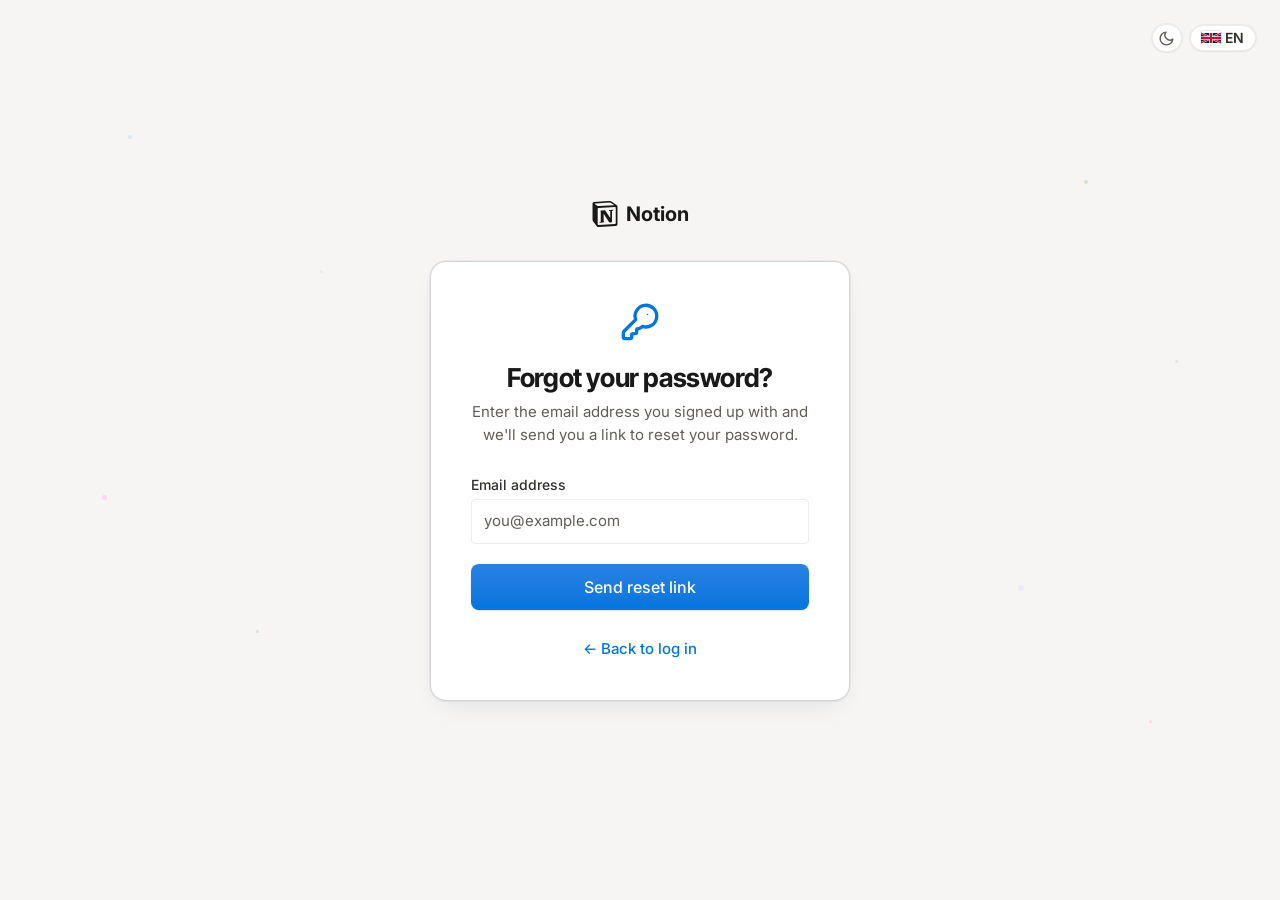
<file: forgot.html>
<!DOCTYPE html>
<html lang="en" data-theme="light">
<head>
<meta charset="UTF-8" />
<meta name="viewport" content="width=device-width, initial-scale=1.0" />
<title>Forgot password | Notion</title>
<meta name="description" content="Reset your Notion password." />
<meta property="og:title" content="Forgot password | Notion" />
<meta property="og:description" content="Reset your Notion password." />
<meta property="og:type" content="website" />
<meta name="twitter:card" content="summary_large_image" />
<link rel="icon" type="image/svg+xml" href="/saas/favicon.svg" />
<link rel="icon" href="/favicon.ico" sizes="any" />
<link rel="preconnect" href="https://fonts.googleapis.com" />
<link rel="preconnect" href="https://fonts.gstatic.com" crossorigin />
<link rel="stylesheet" href="https://fonts.googleapis.com/css2?family=Inter:wght@400;500;600;700&family=Inter+Tight:wght@500;600;700;800&family=Noto+Sans+Khmer:wght@400;500;600;700&display=swap" />
<link rel="stylesheet" href="/saas/styles.css" />
<link rel="stylesheet" href="/saas/polish.css" />
<script>
  // Prevent theme flash — mirrors the app's inline theme init.
  (function(){
    try {
      var t = localStorage.getItem('theme');
      if (!t) t = window.matchMedia('(prefers-color-scheme: dark)').matches ? 'dark' : 'light';
      document.documentElement.setAttribute('data-theme', t);
      var lang = localStorage.getItem('lang') || 'en';
      document.documentElement.setAttribute('lang', lang);
    } catch(e) {}
  })();
</script>
</head>
<body>


  <a class="skip-link" href="#main-content" data-en="Skip to content" data-kh="រំលងទៅមាតិកា">Skip to content</a>

  <main class="auth-page" id="main-content" tabindex="-1">

    <div class="floating-toggles">
      <button class="theme-toggle" type="button" aria-label="Toggle dark mode"></button>
      <button class="lang-toggle" type="button" aria-label="Switch language"></button>
    </div>

    <a href="index.html" class="auth-logo" aria-label="Back to Notion home">
      <span class="nav__logo-mark" aria-hidden="true"><svg viewBox="0 0 24 24" aria-hidden="true"><path d="M4.459 4.208c.746.606 1.026.56 2.428.466l13.215-.793c.28 0 .047-.28-.046-.326L17.86 1.968c-.42-.326-.981-.7-2.055-.607L3.01 2.295c-.466.046-.56.28-.374.466zm.793 3.08v13.904c0 .747.373 1.027 1.214.98l14.523-.84c.841-.046.935-.56.935-1.167V6.354c0-.606-.233-.933-.748-.887l-15.177.887c-.56.047-.747.327-.747.933zm14.337.745c.093.42 0 .84-.42.888l-.7.14v10.264c-.608.327-1.168.514-1.635.514-.748 0-.935-.234-1.495-.933l-4.577-7.186v6.952L11.31 19s0 .84-1.167.84l-3.222.186c-.093-.187 0-.653.327-.746l.84-.233V9.854L7.822 9.76c-.094-.42.14-1.026.793-1.073l3.456-.233 4.764 7.279v-6.44l-1.215-.14c-.093-.514.28-.887.747-.933zM1.936 1.035l13.31-.98c1.634-.14 2.055-.047 3.082.7l4.249 2.986c.7.513.934.653.934 1.213v16.378c0 1.026-.373 1.634-1.68 1.726l-15.458.934c-.98.047-1.448-.093-1.962-.747l-3.129-4.06c-.56-.747-.793-1.306-.793-1.96V2.667c0-.839.374-1.54 1.447-1.632z"/></svg></span>
      Notion
    </a>

    <div class="hero-stars hero-stars--soft" aria-hidden="true">
      <span class="hero-star"></span><span class="hero-star"></span><span class="hero-star"></span><span class="hero-star"></span>
      <span class="hero-star"></span><span class="hero-star"></span><span class="hero-star"></span><span class="hero-star"></span>
    </div>

    <div class="auth-card is-floating">
      <div class="auth-card__icon" aria-hidden="true">
        <svg class="icon" viewBox="0 0 24 24"><path d="M2.586 17.414A2 2 0 0 0 2 18.828V21a1 1 0 0 0 1 1h3a1 1 0 0 0 1-1v-1a1 1 0 0 1 1-1h1a1 1 0 0 0 1-1v-1a1 1 0 0 1 1-1h.172a2 2 0 0 0 1.414-.586l.814-.814a6.5 6.5 0 1 0-4-4z"/><circle cx="16.5" cy="7.5" r=".5" fill="currentColor" stroke="none"/></svg>
      </div>
      <h1 class="auth-card__title auth-card__title--centered" data-en="Forgot your password?" data-kh="ភ្លេចពាក្យសម្ងាត់?">Forgot your password?</h1>
      <p class="auth-card__sub auth-card__sub--centered" data-en="Enter the email address you signed up with and we'll send you a link to reset your password." data-kh="បញ្ចូលអាសយដ្ឋានអ៊ីមែលដែលអ្នកបានចុះឈ្មោះ ហើយយើងនឹងផ្ញើតំណភ្ជាប់ដើម្បីកំណត់ពាក្យសម្ងាត់ឡើងវិញ។">
        Enter the email address you signed up with and we'll send you a link to reset your password.
      </p>

      <form class="auth-form" action="reset.html" method="get">

        <div class="form-group">
          <label class="label" for="email" data-en="Email address" data-kh="អាសយដ្ឋានអ៊ីមែល">Email address</label>
          <div class="input-wrapper">
            <input
              class="input-field"
              type="email"
              id="email"
              placeholder="you@example.com"
              required
              autocomplete="email"
              pattern="[a-zA-Z0-9._%+\-]+@[a-zA-Z0-9.\-]+\.[a-zA-Z]{2,}"
            />
          </div>
        </div>

        <button type="submit" class="btn-primary auth-form__submit" data-en="Send reset link" data-kh="ផ្ញើតំណកំណត់ឡើងវិញ">
          Send reset link
        </button>

      </form>

      <p class="auth-footer-links auth-footer-links--mt">
        <a href="login.html" class="auth-back-link" data-en="← Back to log in" data-kh="← ត្រឡប់ទៅការចូល">
          ← Back to log in
        </a>
      </p>
    </div>

  </main>

  <script src="/saas/i18n.js"></script>
  <script src="/saas/theme.js"></script>
  <script src="/saas/forms.js"></script>

</body>
</html>
</file>
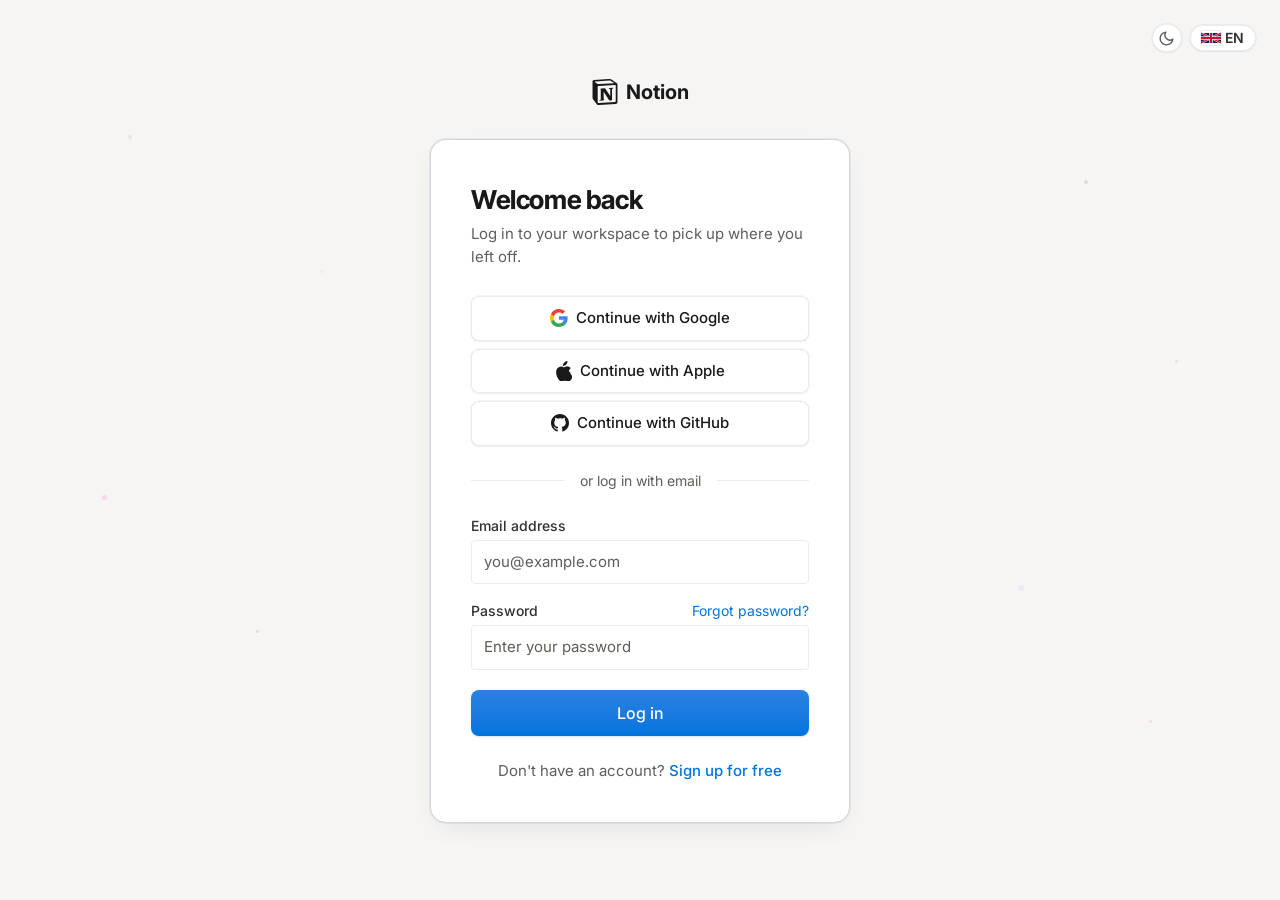
<file: login.html>
<!DOCTYPE html>
<html lang="en" data-theme="light">
<head>
<meta charset="UTF-8" />
<meta name="viewport" content="width=device-width, initial-scale=1.0" />
<title>Log in | Notion</title>
<meta name="description" content="Log in to your Notion workspace." />
<meta property="og:title" content="Log in | Notion" />
<meta property="og:description" content="Log in to your Notion workspace." />
<meta property="og:type" content="website" />
<meta name="twitter:card" content="summary_large_image" />
<link rel="icon" type="image/svg+xml" href="/saas/favicon.svg" />
<link rel="icon" href="/favicon.ico" sizes="any" />
<link rel="preconnect" href="https://fonts.googleapis.com" />
<link rel="preconnect" href="https://fonts.gstatic.com" crossorigin />
<link rel="stylesheet" href="https://fonts.googleapis.com/css2?family=Inter:wght@400;500;600;700&family=Inter+Tight:wght@500;600;700;800&family=Noto+Sans+Khmer:wght@400;500;600;700&display=swap" />
<link rel="stylesheet" href="/saas/styles.css" />
<link rel="stylesheet" href="/saas/polish.css" />
<script>
  // Prevent theme flash — mirrors the app's inline theme init.
  (function(){
    try {
      var t = localStorage.getItem('theme');
      if (!t) t = window.matchMedia('(prefers-color-scheme: dark)').matches ? 'dark' : 'light';
      document.documentElement.setAttribute('data-theme', t);
      var lang = localStorage.getItem('lang') || 'en';
      document.documentElement.setAttribute('lang', lang);
    } catch(e) {}
  })();
</script>
</head>
<body>


  <a class="skip-link" href="#main-content" data-en="Skip to content" data-kh="រំលងទៅមាតិកា">Skip to content</a>

  <main class="auth-page" id="main-content" tabindex="-1">

    <div class="floating-toggles">
      <button class="theme-toggle" type="button" aria-label="Toggle dark mode"></button>
      <button class="lang-toggle" type="button" aria-label="Switch language"></button>
    </div>

    <a href="index.html" class="auth-logo" aria-label="Back to Notion home">
      <span class="nav__logo-mark" aria-hidden="true"><svg viewBox="0 0 24 24" aria-hidden="true"><path d="M4.459 4.208c.746.606 1.026.56 2.428.466l13.215-.793c.28 0 .047-.28-.046-.326L17.86 1.968c-.42-.326-.981-.7-2.055-.607L3.01 2.295c-.466.046-.56.28-.374.466zm.793 3.08v13.904c0 .747.373 1.027 1.214.98l14.523-.84c.841-.046.935-.56.935-1.167V6.354c0-.606-.233-.933-.748-.887l-15.177.887c-.56.047-.747.327-.747.933zm14.337.745c.093.42 0 .84-.42.888l-.7.14v10.264c-.608.327-1.168.514-1.635.514-.748 0-.935-.234-1.495-.933l-4.577-7.186v6.952L11.31 19s0 .84-1.167.84l-3.222.186c-.093-.187 0-.653.327-.746l.84-.233V9.854L7.822 9.76c-.094-.42.14-1.026.793-1.073l3.456-.233 4.764 7.279v-6.44l-1.215-.14c-.093-.514.28-.887.747-.933zM1.936 1.035l13.31-.98c1.634-.14 2.055-.047 3.082.7l4.249 2.986c.7.513.934.653.934 1.213v16.378c0 1.026-.373 1.634-1.68 1.726l-15.458.934c-.98.047-1.448-.093-1.962-.747l-3.129-4.06c-.56-.747-.793-1.306-.793-1.96V2.667c0-.839.374-1.54 1.447-1.632z"/></svg></span>
      Notion
    </a>

    <div class="hero-stars hero-stars--soft" aria-hidden="true">
      <span class="hero-star"></span><span class="hero-star"></span><span class="hero-star"></span><span class="hero-star"></span>
      <span class="hero-star"></span><span class="hero-star"></span><span class="hero-star"></span><span class="hero-star"></span>
    </div>

    <div class="auth-card is-floating">
      <h1 class="auth-card__title" data-en="Welcome back" data-kh="សូមស្វាគមន៍ការត្រឡប់មកវិញ">Welcome back</h1>
      <p class="auth-card__sub" data-en="Log in to your workspace to pick up where you left off." data-kh="ចូលប្រើប្រាស់កន្លែងធ្វើការរបស់អ្នក ដើម្បីបន្តពីចំណុចដែលអ្នកបានផ្អាក។">Log in to your workspace to pick up where you left off.</p>

      <!-- Social login -->
      <div class="auth-social-grid auth-social-grid--mb">
        <a href="dashboard.html" class="btn-social" aria-label="Continue with Google">
          <span class="btn-icon" aria-hidden="true">
            <svg width="18" height="18" viewBox="0 0 18 18" fill="none" xmlns="http://www.w3.org/2000/svg" aria-hidden="true">
              <path d="M17.64 9.2c0-.637-.057-1.251-.164-1.84H9v3.481h4.844a4.14 4.14 0 01-1.796 2.716v2.259h2.908c1.702-1.567 2.684-3.875 2.684-6.615z" fill="#4285F4"/>
              <path d="M9 18c2.43 0 4.467-.806 5.956-2.18l-2.908-2.259c-.806.54-1.837.86-3.048.86-2.344 0-4.328-1.584-5.036-3.711H.957v2.332A8.997 8.997 0 009 18z" fill="#34A853"/>
              <path d="M3.964 10.71A5.41 5.41 0 013.682 9c0-.593.102-1.17.282-1.71V4.958H.957A8.996 8.996 0 000 9c0 1.452.348 2.827.957 4.042l3.007-2.332z" fill="#FBBC05"/>
              <path d="M9 3.58c1.321 0 2.508.454 3.44 1.345l2.582-2.58C13.463.891 11.426 0 9 0A8.997 8.997 0 00.957 4.958L3.964 7.29C4.672 5.163 6.656 3.58 9 3.58z" fill="#EA4335"/>
            </svg>
          </span>
          <span data-en="Continue with Google" data-kh="បន្តជាមួយ Google">Continue with Google</span>
        </a>

        <a href="dashboard.html" class="btn-social" aria-label="Continue with Apple">
          <span class="btn-icon" aria-hidden="true">
            <svg width="17" height="20" viewBox="0 0 17 20" fill="none" xmlns="http://www.w3.org/2000/svg" aria-hidden="true">
              <path d="M13.87 10.57c-.02-2.27 1.86-3.37 1.94-3.42-1.05-1.54-2.69-1.75-3.28-1.77-1.4-.14-2.73.82-3.44.82-.7 0-1.79-.8-2.94-.78C4.52 5.44 2.9 6.35 2 7.84c-1.8 3.1-.46 7.7 1.3 10.22.87 1.24 1.9 2.63 3.25 2.58 1.31-.05 1.8-.84 3.39-.84 1.58 0 2.03.84 3.42.82 1.4-.03 2.29-1.26 3.14-2.51.99-1.44 1.4-2.83 1.42-2.9-.03-.01-2.72-1.04-2.75-4.14z" fill="currentColor"/>
              <path d="M11.44 3.3C12.14 2.44 12.61 1.26 12.47 0c-1.15.05-2.54.77-3.36 1.73-.74.85-1.39 2.05-1.22 3.26 1.29.1 2.6-.65 3.55-1.69z" fill="currentColor"/>
            </svg>
          </span>
          <span data-en="Continue with Apple" data-kh="បន្តជាមួយ Apple">Continue with Apple</span>
        </a>

        <a href="dashboard.html" class="btn-social" aria-label="Continue with GitHub">
          <span class="btn-icon" aria-hidden="true">
            <svg width="18" height="18" viewBox="0 0 24 24" fill="currentColor" xmlns="http://www.w3.org/2000/svg" aria-hidden="true">
              <path d="M12 0C5.374 0 0 5.373 0 12c0 5.302 3.438 9.8 8.207 11.387.599.111.793-.261.793-.577v-2.234c-3.338.726-4.033-1.416-4.033-1.416-.546-1.387-1.333-1.756-1.333-1.756-1.089-.745.083-.729.083-.729 1.205.084 1.839 1.237 1.839 1.237 1.07 1.834 2.807 1.304 3.492.997.107-.775.418-1.305.762-1.604-2.665-.305-5.467-1.334-5.467-5.931 0-1.311.469-2.381 1.236-3.221-.124-.303-.535-1.524.117-3.176 0 0 1.008-.322 3.301 1.23A11.509 11.509 0 0112 5.803c1.02.005 2.047.138 3.006.404 2.291-1.552 3.297-1.23 3.297-1.23.653 1.653.242 2.874.118 3.176.77.84 1.235 1.911 1.235 3.221 0 4.609-2.807 5.624-5.479 5.921.43.372.823 1.102.823 2.222v3.293c0 .319.192.694.801.576C20.566 21.797 24 17.3 24 12c0-6.627-5.373-12-12-12z"/>
            </svg>
          </span>
          <span data-en="Continue with GitHub" data-kh="បន្តជាមួយ GitHub">Continue with GitHub</span>
        </a>
      </div>

      <div class="form-divider" data-en="or log in with email" data-kh="ឬចូលប្រើប្រាស់ដោយប្រើអ៊ីមែល">or log in with email</div>

      <!-- Email/password form -->
      <form class="auth-form auth-form--mt" action="dashboard.html" method="get">

        <div class="form-group">
          <label class="label" for="email" data-en="Email address" data-kh="អាសយដ្ឋានអ៊ីមែល">Email address</label>
          <div class="input-wrapper">
            <input
              class="input-field"
              type="email"
              id="email"
              placeholder="you@example.com"
              required
              autocomplete="email"
              pattern="[a-zA-Z0-9._%+\-]+@[a-zA-Z0-9.\-]+\.[a-zA-Z]{2,}"
            />
          </div>
        </div>

        <div class="form-group">
          <div class="auth-link-row">
            <label class="label" for="password" data-en="Password" data-kh="ពាក្យសម្ងាត់">Password</label>
            <a href="forgot.html" class="auth-link-sm" data-en="Forgot password?" data-kh="ភ្លេចពាក្យសម្ងាត់?">Forgot password?</a>
          </div>
          <div class="input-wrapper">
            <input
              class="input-field"
              type="password"
              id="password"
              placeholder="Enter your password"
              required
              minlength="8"
              autocomplete="current-password"
              data-en="Enter your password"
              data-kh="បញ្ចូលពាក្យសម្ងាត់របស់អ្នក"
              data-i18n-attr="placeholder"
            />
          </div>
        </div>

        <button type="submit" class="btn-primary auth-form__submit" data-en="Log in" data-kh="ចូល">
          Log in
        </button>

      </form>

      <p class="auth-footer-links">
        <span data-en="Don't have an account?" data-kh="មិនទាន់មានគណនី?">Don't have an account?</span> <a href="signup.html" data-en="Sign up for free" data-kh="ចុះឈ្មោះឥតគិតថ្លៃ">Sign up for free</a>
      </p>
    </div>

  </main>

  <script src="/saas/i18n.js"></script>
  <script src="/saas/theme.js"></script>
  <script src="/saas/forms.js"></script>

</body>
</html>
</file>
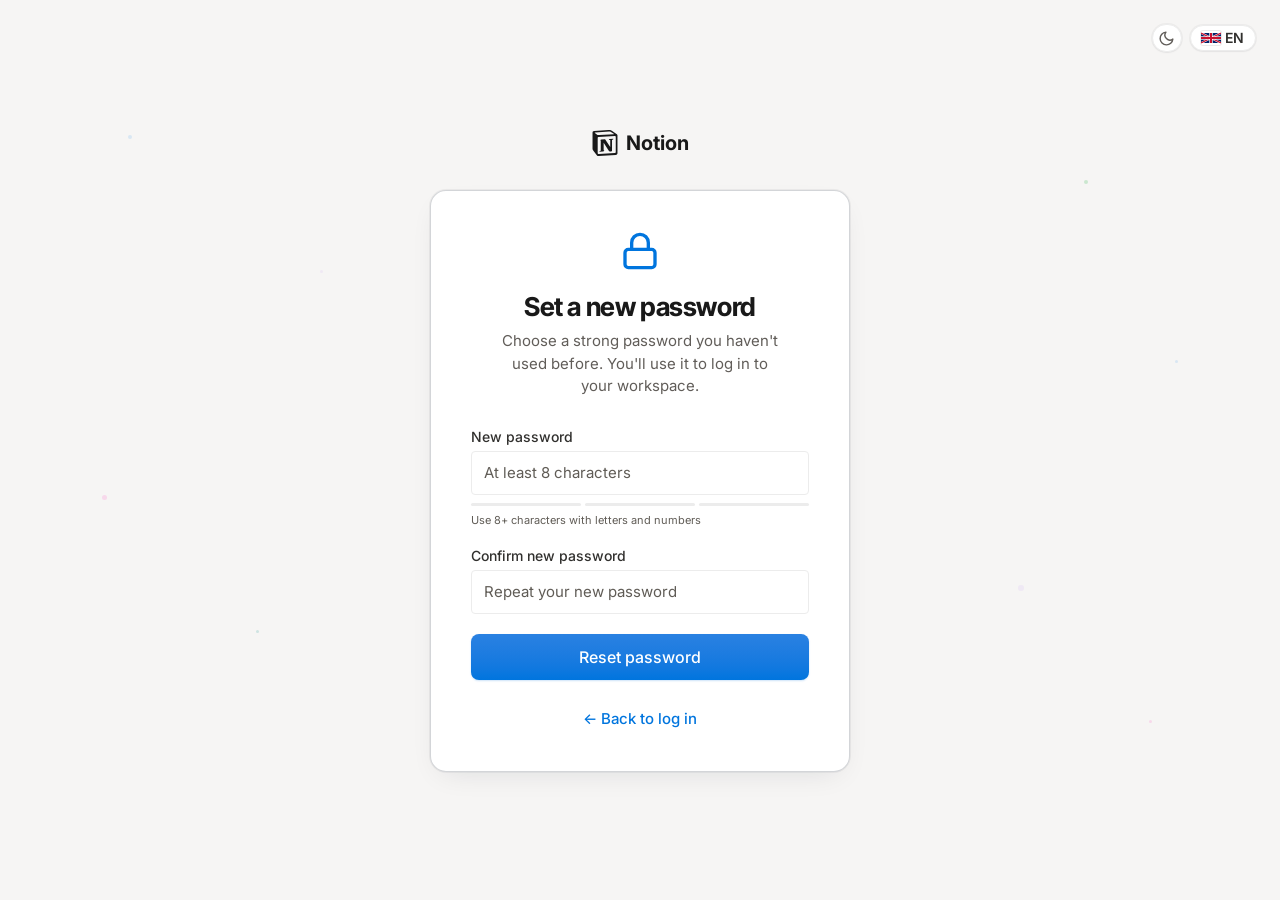
<file: reset.html>
<!DOCTYPE html>
<html lang="en" data-theme="light">
<head>
<meta charset="UTF-8" />
<meta name="viewport" content="width=device-width, initial-scale=1.0" />
<title>Reset password | Notion</title>
<meta name="description" content="Set a new password for your Notion account." />
<meta property="og:title" content="Reset password | Notion" />
<meta property="og:description" content="Set a new password for your Notion account." />
<meta property="og:type" content="website" />
<meta name="twitter:card" content="summary_large_image" />
<link rel="icon" type="image/svg+xml" href="/saas/favicon.svg" />
<link rel="icon" href="/favicon.ico" sizes="any" />
<link rel="preconnect" href="https://fonts.googleapis.com" />
<link rel="preconnect" href="https://fonts.gstatic.com" crossorigin />
<link rel="stylesheet" href="https://fonts.googleapis.com/css2?family=Inter:wght@400;500;600;700&family=Inter+Tight:wght@500;600;700;800&family=Noto+Sans+Khmer:wght@400;500;600;700&display=swap" />
<link rel="stylesheet" href="/saas/styles.css" />
<link rel="stylesheet" href="/saas/polish.css" />
<script>
  // Prevent theme flash — mirrors the app's inline theme init.
  (function(){
    try {
      var t = localStorage.getItem('theme');
      if (!t) t = window.matchMedia('(prefers-color-scheme: dark)').matches ? 'dark' : 'light';
      document.documentElement.setAttribute('data-theme', t);
      var lang = localStorage.getItem('lang') || 'en';
      document.documentElement.setAttribute('lang', lang);
    } catch(e) {}
  })();
</script>
</head>
<body>


  <a class="skip-link" href="#main-content" data-en="Skip to content" data-kh="រំលងទៅមាតិកា">Skip to content</a>

  <main class="auth-page" id="main-content" tabindex="-1">

    <div class="floating-toggles">
      <button class="theme-toggle" type="button" aria-label="Toggle dark mode"></button>
      <button class="lang-toggle" type="button" aria-label="Switch language"></button>
    </div>

    <a href="index.html" class="auth-logo" aria-label="Back to Notion home">
      <span class="nav__logo-mark" aria-hidden="true"><svg viewBox="0 0 24 24" aria-hidden="true"><path d="M4.459 4.208c.746.606 1.026.56 2.428.466l13.215-.793c.28 0 .047-.28-.046-.326L17.86 1.968c-.42-.326-.981-.7-2.055-.607L3.01 2.295c-.466.046-.56.28-.374.466zm.793 3.08v13.904c0 .747.373 1.027 1.214.98l14.523-.84c.841-.046.935-.56.935-1.167V6.354c0-.606-.233-.933-.748-.887l-15.177.887c-.56.047-.747.327-.747.933zm14.337.745c.093.42 0 .84-.42.888l-.7.14v10.264c-.608.327-1.168.514-1.635.514-.748 0-.935-.234-1.495-.933l-4.577-7.186v6.952L11.31 19s0 .84-1.167.84l-3.222.186c-.093-.187 0-.653.327-.746l.84-.233V9.854L7.822 9.76c-.094-.42.14-1.026.793-1.073l3.456-.233 4.764 7.279v-6.44l-1.215-.14c-.093-.514.28-.887.747-.933zM1.936 1.035l13.31-.98c1.634-.14 2.055-.047 3.082.7l4.249 2.986c.7.513.934.653.934 1.213v16.378c0 1.026-.373 1.634-1.68 1.726l-15.458.934c-.98.047-1.448-.093-1.962-.747l-3.129-4.06c-.56-.747-.793-1.306-.793-1.96V2.667c0-.839.374-1.54 1.447-1.632z"/></svg></span>
      Notion
    </a>

    <div class="hero-stars hero-stars--soft" aria-hidden="true">
      <span class="hero-star"></span><span class="hero-star"></span><span class="hero-star"></span><span class="hero-star"></span>
      <span class="hero-star"></span><span class="hero-star"></span><span class="hero-star"></span><span class="hero-star"></span>
    </div>

    <div class="auth-card is-floating">
      <div class="auth-card__icon" aria-hidden="true">
        <svg class="icon" viewBox="0 0 24 24"><rect width="18" height="11" x="3" y="11" rx="2" ry="2"/><path d="M7 11V7a5 5 0 0 1 10 0v4"/></svg>
      </div>
      <h1 class="auth-card__title auth-card__title--centered" data-en="Set a new password" data-kh="កំណត់ពាក្យសម្ងាត់ថ្មី">Set a new password</h1>
      <p class="auth-card__sub auth-card__sub--centered" data-en="Choose a strong password you haven't used before. You'll use it to log in to your workspace." data-kh="ជ្រើសរើសពាក្យសម្ងាត់រឹងមាំ ដែលអ្នកមិនធ្លាប់ប្រើពីមុន។ អ្នកនឹងប្រើវាដើម្បីចូលទៅកន្លែងធ្វើការរបស់អ្នក។">
        Choose a strong password you haven't used before. You'll use it to log in to your workspace.
      </p>

      <form class="auth-form" action="login.html" method="get">

        <div class="form-group">
          <label class="label" for="new-password" data-en="New password" data-kh="ពាក្យសម្ងាត់ថ្មី">New password</label>
          <div class="input-wrapper">
            <input
              class="input-field"
              type="password"
              id="new-password"
              placeholder="At least 8 characters"
              required
              minlength="8"
              pattern="^(?=.*[A-Za-z])(?=.*\d).{8,}$"
              autocomplete="new-password"
              data-en="At least 8 characters"
              data-kh="យ៉ាងតិច ៨ តួ"
              data-i18n-attr="placeholder"
            />
          </div>
          <!-- Password strength indicator -->
          <div class="password-strength" aria-hidden="true">
            <div class="strength-bar"></div>
            <div class="strength-bar"></div>
            <div class="strength-bar"></div>
          </div>
          <p class="strength-label" data-en="Use 8+ characters with letters and numbers" data-kh="ប្រើ ៨ តួឡើងទៅ ដែលមានអក្សរ និងលេខ">Use 8+ characters with letters and numbers</p>
        </div>

        <div class="form-group">
          <label class="label" for="confirm-password" data-en="Confirm new password" data-kh="បញ្ជាក់ពាក្យសម្ងាត់ថ្មី">Confirm new password</label>
          <div class="input-wrapper">
            <input
              class="input-field"
              type="password"
              id="confirm-password"
              placeholder="Repeat your new password"
              required
              minlength="8"
              autocomplete="new-password"
              data-en="Repeat your new password"
              data-kh="វាយពាក្យសម្ងាត់ថ្មីម្ដងទៀត"
              data-i18n-attr="placeholder"
            />
          </div>
        </div>

        <button type="submit" class="btn-primary auth-form__submit" data-en="Reset password" data-kh="កំណត់ពាក្យសម្ងាត់ឡើងវិញ">
          Reset password
        </button>

      </form>

      <p class="auth-footer-links auth-footer-links--mt">
        <a href="login.html" class="auth-back-link" data-en="← Back to log in" data-kh="← ត្រឡប់ទៅការចូល">
          ← Back to log in
        </a>
      </p>
    </div>

  </main>

  <script src="/saas/i18n.js"></script>
  <script src="/saas/theme.js"></script>
  <script src="/saas/forms.js"></script>

</body>
</html>
</file>
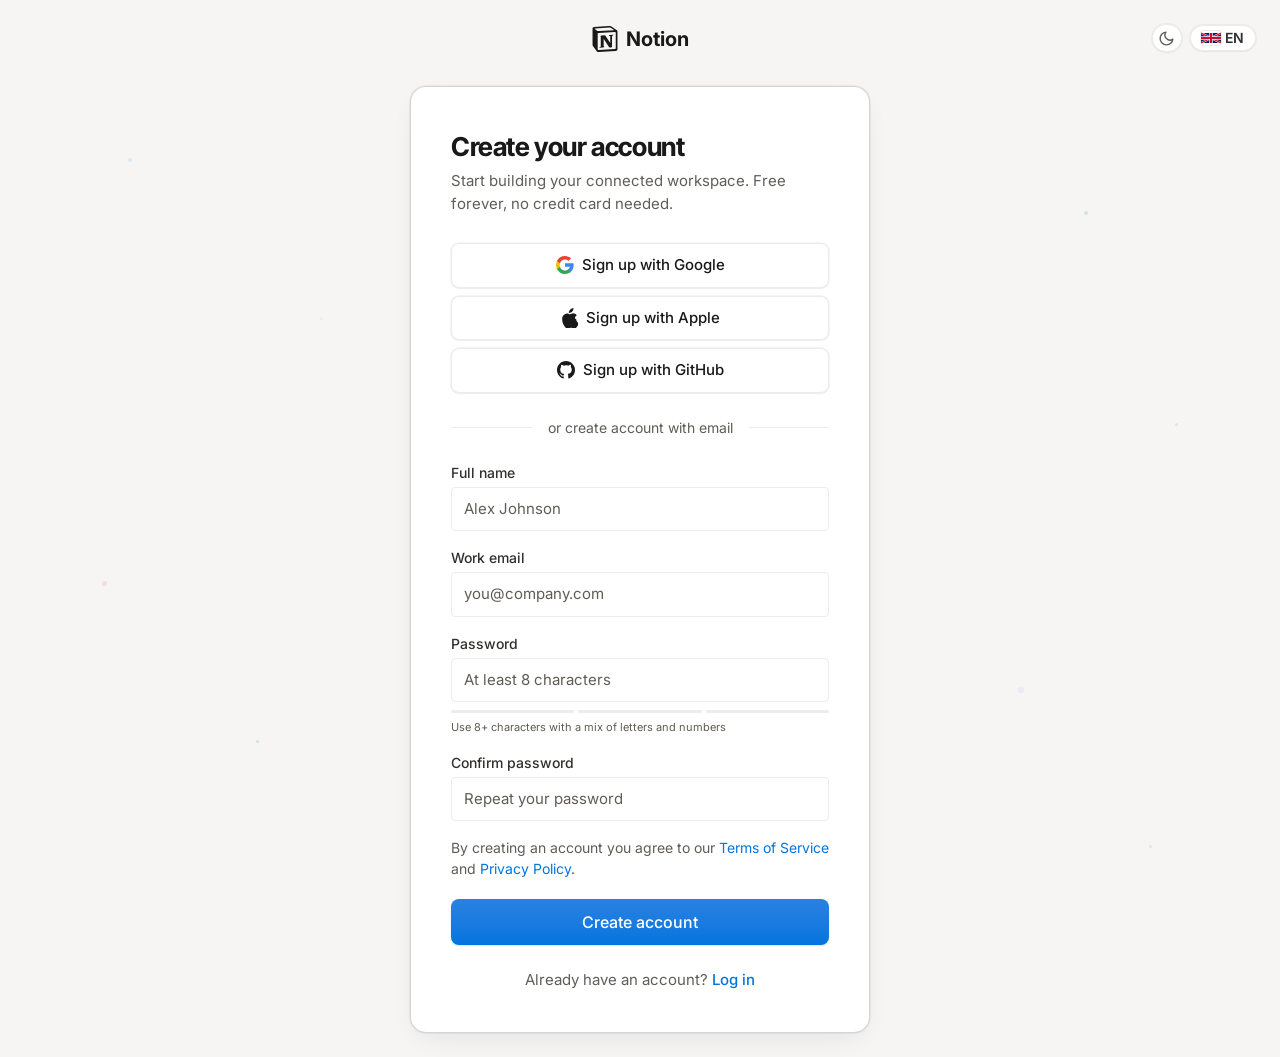
<file: signup.html>
<!DOCTYPE html>
<html lang="en" data-theme="light">
<head>
<meta charset="UTF-8" />
<meta name="viewport" content="width=device-width, initial-scale=1.0" />
<title>Create account | Notion</title>
<meta name="description" content="Create your free Notion account." />
<meta property="og:title" content="Create account | Notion" />
<meta property="og:description" content="Create your free Notion account." />
<meta property="og:type" content="website" />
<meta name="twitter:card" content="summary_large_image" />
<link rel="icon" type="image/svg+xml" href="/saas/favicon.svg" />
<link rel="icon" href="/favicon.ico" sizes="any" />
<link rel="preconnect" href="https://fonts.googleapis.com" />
<link rel="preconnect" href="https://fonts.gstatic.com" crossorigin />
<link rel="stylesheet" href="https://fonts.googleapis.com/css2?family=Inter:wght@400;500;600;700&family=Inter+Tight:wght@500;600;700;800&family=Noto+Sans+Khmer:wght@400;500;600;700&display=swap" />
<link rel="stylesheet" href="/saas/styles.css" />
<link rel="stylesheet" href="/saas/polish.css" />
<script>
  // Prevent theme flash — mirrors the app's inline theme init.
  (function(){
    try {
      var t = localStorage.getItem('theme');
      if (!t) t = window.matchMedia('(prefers-color-scheme: dark)').matches ? 'dark' : 'light';
      document.documentElement.setAttribute('data-theme', t);
      var lang = localStorage.getItem('lang') || 'en';
      document.documentElement.setAttribute('lang', lang);
    } catch(e) {}
  })();
</script>
</head>
<body>


  <a class="skip-link" href="#main-content" data-en="Skip to content" data-kh="រំលងទៅមាតិកា">Skip to content</a>

  <main class="auth-page" id="main-content" tabindex="-1">

    <div class="floating-toggles">
      <button class="theme-toggle" type="button" aria-label="Toggle dark mode"></button>
      <button class="lang-toggle" type="button" aria-label="Switch language"></button>
    </div>

    <a href="index.html" class="auth-logo" aria-label="Back to Notion home">
      <span class="nav__logo-mark" aria-hidden="true"><svg viewBox="0 0 24 24" aria-hidden="true"><path d="M4.459 4.208c.746.606 1.026.56 2.428.466l13.215-.793c.28 0 .047-.28-.046-.326L17.86 1.968c-.42-.326-.981-.7-2.055-.607L3.01 2.295c-.466.046-.56.28-.374.466zm.793 3.08v13.904c0 .747.373 1.027 1.214.98l14.523-.84c.841-.046.935-.56.935-1.167V6.354c0-.606-.233-.933-.748-.887l-15.177.887c-.56.047-.747.327-.747.933zm14.337.745c.093.42 0 .84-.42.888l-.7.14v10.264c-.608.327-1.168.514-1.635.514-.748 0-.935-.234-1.495-.933l-4.577-7.186v6.952L11.31 19s0 .84-1.167.84l-3.222.186c-.093-.187 0-.653.327-.746l.84-.233V9.854L7.822 9.76c-.094-.42.14-1.026.793-1.073l3.456-.233 4.764 7.279v-6.44l-1.215-.14c-.093-.514.28-.887.747-.933zM1.936 1.035l13.31-.98c1.634-.14 2.055-.047 3.082.7l4.249 2.986c.7.513.934.653.934 1.213v16.378c0 1.026-.373 1.634-1.68 1.726l-15.458.934c-.98.047-1.448-.093-1.962-.747l-3.129-4.06c-.56-.747-.793-1.306-.793-1.96V2.667c0-.839.374-1.54 1.447-1.632z"/></svg></span>
      Notion
    </a>

    <div class="hero-stars hero-stars--soft" aria-hidden="true">
      <span class="hero-star"></span><span class="hero-star"></span><span class="hero-star"></span><span class="hero-star"></span>
      <span class="hero-star"></span><span class="hero-star"></span><span class="hero-star"></span><span class="hero-star"></span>
    </div>

    <div class="auth-card auth-card--wide is-floating">
      <h1 class="auth-card__title" data-en="Create your account" data-kh="បង្កើតគណនីរបស់អ្នក">Create your account</h1>
      <p class="auth-card__sub" data-en="Start building your connected workspace. Free forever, no credit card needed." data-kh="ចាប់ផ្ដើមបង្កើតកន្លែងធ្វើការដែលភ្ជាប់គ្នា។ ឥតគិតថ្លៃជារៀងរហូត មិនត្រូវការកាតឥណទាន។">Start building your connected workspace. Free forever, no credit card needed.</p>

      <!-- Social login -->
      <div class="auth-social-grid auth-social-grid--mb">
        <a href="dashboard.html" class="btn-social" aria-label="Sign up with Google">
          <span class="btn-icon" aria-hidden="true">
            <svg width="18" height="18" viewBox="0 0 18 18" fill="none" xmlns="http://www.w3.org/2000/svg">
              <path d="M17.64 9.2c0-.637-.057-1.251-.164-1.84H9v3.481h4.844a4.14 4.14 0 01-1.796 2.716v2.259h2.908c1.702-1.567 2.684-3.875 2.684-6.615z" fill="#4285F4"/>
              <path d="M9 18c2.43 0 4.467-.806 5.956-2.18l-2.908-2.259c-.806.54-1.837.86-3.048.86-2.344 0-4.328-1.584-5.036-3.711H.957v2.332A8.997 8.997 0 009 18z" fill="#34A853"/>
              <path d="M3.964 10.71A5.41 5.41 0 013.682 9c0-.593.102-1.17.282-1.71V4.958H.957A8.996 8.996 0 000 9c0 1.452.348 2.827.957 4.042l3.007-2.332z" fill="#FBBC05"/>
              <path d="M9 3.58c1.321 0 2.508.454 3.44 1.345l2.582-2.58C13.463.891 11.426 0 9 0A8.997 8.997 0 00.957 4.958L3.964 7.29C4.672 5.163 6.656 3.58 9 3.58z" fill="#EA4335"/>
            </svg>
          </span>
          <span data-en="Sign up with Google" data-kh="ចុះឈ្មោះជាមួយ Google">Sign up with Google</span>
        </a>

        <a href="dashboard.html" class="btn-social" aria-label="Sign up with Apple">
          <span class="btn-icon" aria-hidden="true">
            <svg width="17" height="20" viewBox="0 0 17 20" fill="none" xmlns="http://www.w3.org/2000/svg">
              <path d="M13.87 10.57c-.02-2.27 1.86-3.37 1.94-3.42-1.05-1.54-2.69-1.75-3.28-1.77-1.4-.14-2.73.82-3.44.82-.7 0-1.79-.8-2.94-.78C4.52 5.44 2.9 6.35 2 7.84c-1.8 3.1-.46 7.7 1.3 10.22.87 1.24 1.9 2.63 3.25 2.58 1.31-.05 1.8-.84 3.39-.84 1.58 0 2.03.84 3.42.82 1.4-.03 2.29-1.26 3.14-2.51.99-1.44 1.4-2.83 1.42-2.9-.03-.01-2.72-1.04-2.75-4.14z" fill="currentColor"/>
              <path d="M11.44 3.3C12.14 2.44 12.61 1.26 12.47 0c-1.15.05-2.54.77-3.36 1.73-.74.85-1.39 2.05-1.22 3.26 1.29.1 2.6-.65 3.55-1.69z" fill="currentColor"/>
            </svg>
          </span>
          <span data-en="Sign up with Apple" data-kh="ចុះឈ្មោះជាមួយ Apple">Sign up with Apple</span>
        </a>

        <a href="dashboard.html" class="btn-social" aria-label="Sign up with GitHub">
          <span class="btn-icon" aria-hidden="true">
            <svg width="18" height="18" viewBox="0 0 24 24" fill="currentColor" xmlns="http://www.w3.org/2000/svg">
              <path d="M12 0C5.374 0 0 5.373 0 12c0 5.302 3.438 9.8 8.207 11.387.599.111.793-.261.793-.577v-2.234c-3.338.726-4.033-1.416-4.033-1.416-.546-1.387-1.333-1.756-1.333-1.756-1.089-.745.083-.729.083-.729 1.205.084 1.839 1.237 1.839 1.237 1.07 1.834 2.807 1.304 3.492.997.107-.775.418-1.305.762-1.604-2.665-.305-5.467-1.334-5.467-5.931 0-1.311.469-2.381 1.236-3.221-.124-.303-.535-1.524.117-3.176 0 0 1.008-.322 3.301 1.23A11.509 11.509 0 0112 5.803c1.02.005 2.047.138 3.006.404 2.291-1.552 3.297-1.23 3.297-1.23.653 1.653.242 2.874.118 3.176.77.84 1.235 1.911 1.235 3.221 0 4.609-2.807 5.624-5.479 5.921.43.372.823 1.102.823 2.222v3.293c0 .319.192.694.801.576C20.566 21.797 24 17.3 24 12c0-6.627-5.373-12-12-12z"/>
            </svg>
          </span>
          <span data-en="Sign up with GitHub" data-kh="ចុះឈ្មោះជាមួយ GitHub">Sign up with GitHub</span>
        </a>
      </div>

      <div class="form-divider" data-en="or create account with email" data-kh="ឬបង្កើតគណនីដោយប្រើអ៊ីមែល">or create account with email</div>

      <!-- Signup form -->
      <form class="auth-form auth-form--mt" action="dashboard.html" method="get">

        <div class="form-group">
          <label class="label" for="fullname" data-en="Full name" data-kh="ឈ្មោះពេញ">Full name</label>
          <div class="input-wrapper">
            <input
              class="input-field"
              type="text"
              id="fullname"
              name="fullname"
              placeholder="Alex Johnson"
              required
              minlength="2"
              autocomplete="name"
            />
          </div>
        </div>

        <div class="form-group">
          <label class="label" for="email" data-en="Work email" data-kh="អ៊ីមែលការងារ">Work email</label>
          <div class="input-wrapper">
            <input
              class="input-field"
              type="email"
              id="email"
              placeholder="you@company.com"
              required
              autocomplete="email"
              pattern="[a-zA-Z0-9._%+\-]+@[a-zA-Z0-9.\-]+\.[a-zA-Z]{2,}"
            />
          </div>
        </div>

        <div class="form-group">
          <label class="label" for="password" data-en="Password" data-kh="ពាក្យសម្ងាត់">Password</label>
          <div class="input-wrapper">
            <input
              class="input-field"
              type="password"
              id="password"
              placeholder="At least 8 characters"
              required
              minlength="8"
              pattern="^(?=.*[A-Za-z])(?=.*\d).{8,}$"
              autocomplete="new-password"
              data-en="At least 8 characters"
              data-kh="យ៉ាងតិច ៨ តួ"
              data-i18n-attr="placeholder"
            />
          </div>
          <!-- Password strength — CSS-only via :has() -->
          <div class="password-strength" aria-hidden="true">
            <div class="strength-bar"></div>
            <div class="strength-bar"></div>
            <div class="strength-bar"></div>
          </div>
          <p class="strength-label" data-en="Use 8+ characters with a mix of letters and numbers" data-kh="ប្រើ ៨ តួឡើងទៅ លាយអក្សរ និងលេខ">Use 8+ characters with a mix of letters and numbers</p>
        </div>

        <div class="form-group">
          <label class="label" for="confirm-password" data-en="Confirm password" data-kh="បញ្ជាក់ពាក្យសម្ងាត់">Confirm password</label>
          <div class="input-wrapper">
            <input
              class="input-field"
              type="password"
              id="confirm-password"
              placeholder="Repeat your password"
              required
              minlength="8"
              autocomplete="new-password"
              data-en="Repeat your password"
              data-kh="វាយពាក្យសម្ងាត់ម្ដងទៀត"
              data-i18n-attr="placeholder"
            />
          </div>
        </div>

        <p class="auth-terms">
          <span data-en="By creating an account you agree to our" data-kh="ការបង្កើតគណនី មានន័យថាអ្នកយល់ព្រមនឹង">By creating an account you agree to our</span> <a href="#" data-en="Terms of Service" data-kh="លក្ខខណ្ឌសេវាកម្ម">Terms of Service</a> <span data-en="and" data-kh="និង">and</span> <a href="#" data-en="Privacy Policy" data-kh="គោលការណ៍ឯកជនភាព">Privacy Policy</a>.
        </p>

        <button type="submit" class="btn-primary auth-form__submit" data-en="Create account" data-kh="បង្កើតគណនី">
          Create account
        </button>

      </form>

      <p class="auth-footer-links">
        <span data-en="Already have an account?" data-kh="មានគណនីរួចហើយ?">Already have an account?</span> <a href="login.html" data-en="Log in" data-kh="ចូល">Log in</a>
      </p>
    </div>

  </main>

  <script src="/saas/i18n.js"></script>
  <script src="/saas/theme.js"></script>
  <script src="/saas/forms.js"></script>

</body>
</html>
</file>
<file: saas/styles.css>
/* styles.css — Notion-Inspired Design System */
/* ================================================
   TABLE OF CONTENTS
   1.  Google Fonts Import
   2.  CSS Custom Properties (Design Tokens)
   3.  CSS Reset & Base
   4.  Typography
   5.  Layout Utilities
   6.  Buttons
   7.  Forms & Inputs
   8.  Cards
   9.  Navigation
   10. Sidebar
   11. Badges & Pills
   12. Hero Band
   13. Features Grid
   14. Marquee / Social Proof
   15. Pricing
   16. Footer
   17. Dashboard
   18. Auth Pages
   19. Animations & Keyframes
   20. Responsive Breakpoints
================================================ */

/* ─── 1. Google Fonts ─── */
@import url('https://fonts.googleapis.com/css2?family=Inter:wght@400;500;600;700&display=swap');
@import url('https://fonts.googleapis.com/css2?family=Outfit:wght@500;600;700&display=swap');
@import url('https://fonts.googleapis.com/css2?family=Noto+Sans+Khmer:wght@400;500;600;700&display=swap');

/* ─── 2. CSS Custom Properties ─── */
:root {
  /* Brand */
  --color-primary:         #0075de;
  --color-primary-active:  #005bab;
  --color-secondary:       #000000;

  /* Canvas / Surfaces */
  --color-bg:              #f6f5f4;
  --color-surface:         #ffffff;
  --color-border:          #e6e6e6;

  /* Text */
  --color-text-primary:    #191919;
  --color-text-secondary:  #31302e;
  --color-text-muted:      #615d59;
  /* Darkened from #a39e98 so faint text clears WCAG AA (4.5:1) on white/#f6f5f4
     surfaces while staying lighter than --color-text-muted for hierarchy. */
  --color-text-faint:      #757069;

  /* Accent stickers (decoration only) */
  --color-accent-sky:      #62aef0;
  --color-accent-purple:   #d6b6f6;
  --color-accent-pink:     #ff64c8;
  --color-accent-orange:   #dd5b00;
  --color-accent-teal:     #2a9d99;
  --color-accent-green:    #1aae39;

  /* Alias for design-system spec */
  --color-accent:          #0075de;
  --color-accent-hover:    #005bab;

  /* Radius */
  --radius-xs:     4px;
  --radius-sm:     5px;
  --radius-md:     8px;
  --radius-lg:     12px;
  --radius-xl:     16px;
  --radius-full:   9999px;
  --radius-card:   12px;

  /* Spacing */
  --space-xxs:  4px;
  --space-xs:   8px;
  --space-sm:   12px;
  --space-md:   16px;
  --space-lg:   24px;
  --space-xl:   28px;
  --space-xxl:  32px;

  /* Shadows */
  --shadow-card:
    rgba(0,0,0,0.01) 0 0.175px 1.041px,
    rgba(0,0,0,0.02) 0 0.8px   2.925px,
    rgba(0,0,0,0.027) 0 2.025px 7.847px,
    rgba(0,0,0,0.04) 0 4px    18px;
  --shadow-elevated:
    rgba(0,0,0,0.02) 0 1px 3px,
    rgba(0,0,0,0.04) 0 6px 16px,
    rgba(0,0,0,0.05) 0 23px 52px;
  --shadow-nav:
    0 1px 0 var(--color-border);

  /* Typography scale */
  --font-family: 'Inter', -apple-system, system-ui, 'Segoe UI', Helvetica, Arial, sans-serif;
  /* Display face for large headings — Khmer falls through per-glyph so
     headings stay consistent with the Noto-based body in KH mode. */
  --font-display: 'Outfit', 'Noto Sans Khmer', var(--font-family);

  --fs-display1: clamp(40px, 6vw, 64px);
  --fs-display2: clamp(32px, 5vw, 54px);
  --fs-h1:       clamp(28px, 4vw, 40px);
  --fs-h2:       clamp(20px, 3vw, 26px);
  --fs-h3:       clamp(18px, 2.5vw, 22px);
  --fs-title:    20px;
  --fs-body-md:  16px;
  --fs-body-sm:  15px;
  --fs-button:   16px;
  --fs-caption:  14px;
  --fs-eyebrow:  12px;

  /* Transitions */
  --transition-base: 0.18s ease;
  --transition-lift: 0.2s cubic-bezier(0.34, 1.56, 0.64, 1);
}

/* ─── Dark theme (toggled via [data-theme="dark"] on <html>) ─── */
html[data-theme="dark"] {
  --color-bg:              #1a1a1a;
  --color-surface:         #252525;
  --color-border:          #3a3a3a;

  --color-text-primary:    #f4f4f3;
  --color-text-secondary:  #e2e1de;
  --color-text-muted:      #a7a29c;
  /* Lightened from #6e6a65 so faint text clears WCAG AA on the dark
     #252525/#1a1a1a surfaces while staying dimmer than --color-text-muted. */
  --color-text-faint:      #9c968e;

  --color-primary:         #4a9eff;
  --color-primary-active:  #6bb1ff;

  --shadow-card:
    rgba(0,0,0,0.2) 0 1px 2px,
    rgba(0,0,0,0.3) 0 4px 14px;
  --shadow-elevated:
    rgba(0,0,0,0.35) 0 6px 16px,
    rgba(0,0,0,0.45) 0 23px 52px;
  --shadow-nav:
    0 1px 0 var(--color-border);
}

/* Patches for spots that hardcode light-mode colors */
html[data-theme="dark"] .nav {
  background-color: rgba(26, 26, 26, 0.82);
}

html[data-theme="dark"] .topbar {
  background-color: rgba(26, 26, 26, 0.9);
}

/* Hero eyebrow badge text is near-black; lift it on the dark badge surface */
html[data-theme="dark"] .hero-band__eyebrow {
  color: var(--color-primary);
}

/* Featured pricing card uses text-primary as its background — keep it dark */
html[data-theme="dark"] .pricing-card--featured {
  background-color: #303030;
}

/* Marquee brand logos: SVG marks (Simple Icons) are single-color, so in dark
   mode we flatten them to a uniform white silhouette. icon.horse favicons are
   full-color raster images (often on a solid/white tile) - inverting THOSE
   produces white blobs, so they are excluded and keep their real colors,
   which read fine on the dark badge surface. */
html[data-theme="dark"] .marquee-badge__logo:not([src*="icon.horse"]) {
  filter: brightness(0) invert(1);
}

/* icon.horse favicons keep their real colors (inverting them makes white
   blobs). But a dark favicon mark (e.g. Superhuman) can vanish on the dark
   #252525 badge, so in dark mode seat them on a small white tile - always
   fully visible, no invert artifacts. */
html[data-theme="dark"] .marquee-badge__logo[src*="icon.horse"] {
  background: #fff;
  border-radius: 4px;
  padding: 1px;
  box-sizing: border-box;
}

/* Subtle black-tinted surfaces need to invert to light tints on dark */
html[data-theme="dark"] .topbar__search .input-field {
  background-color: rgba(255, 255, 255, 0.06);
}

html[data-theme="dark"] .sidebar__link:hover {
  background-color: rgba(255, 255, 255, 0.06);
}

html[data-theme="dark"] .topbar__icon-btn:hover {
  background-color: rgba(255, 255, 255, 0.08);
}

html[data-theme="dark"] .sidebar__link--active {
  background-color: rgba(74, 158, 255, 0.16);
}

/* ─── 3. CSS Reset & Base ─── */
*, *::before, *::after {
  box-sizing: border-box;
  margin: 0;
  padding: 0;
}

/* Re-assert the zero reset with element-level selectors so it still wins
   now that Bootstrap Reboot loads first. Reboot targets these elements with
   element selectors (specificity 0,0,1) that outrank the universal * (0,0,0),
   so matching that specificity later in the cascade keeps the original
   spacing instead of inheriting Bootstrap's heading/paragraph/list margins. */
h1, h2, h3, h4, h5, h6,
p, ul, ol, dl, dd, figure, blockquote, fieldset, legend, hr, pre {
  margin: 0;
  padding: 0;
}

html {
  font-size: 16px;
  scroll-behavior: smooth;
  scroll-padding-top: 72px;
  -webkit-text-size-adjust: 100%;
  /* Guard against any element wider than the viewport causing a sideways
     scroll on mobile (which left a light strip beside the full-bleed hero).
     `clip` (not `hidden`) preserves position: sticky on the nav/topbar. */
  overflow-x: clip;
}

body {
  font-family: var(--font-family);
  font-size: var(--fs-body-md);
  font-weight: 400;
  line-height: 1.5;
  color: var(--color-text-primary);
  background-color: var(--color-bg);
  -webkit-font-smoothing: antialiased;
  -moz-osx-font-smoothing: grayscale;
  overflow-x: clip;
  max-width: 100%;
}

img, svg, video {
  display: block;
  max-width: 100%;
}

a {
  color: var(--color-primary);
  text-decoration: none;
}

a:hover {
  text-decoration: underline;
}

ul, ol {
  list-style: none;
}

button {
  font-family: inherit;
  cursor: pointer;
  border: none;
  background: none;
}

input, textarea, select {
  font-family: inherit;
}

/* ─── 4. Typography ─── */
.text-display1 {
  font-family: var(--font-display);
  font-size: var(--fs-display1);
  font-weight: 700;
  line-height: 1.0;
  letter-spacing: -2.125px;
  text-wrap: balance;
}

.text-display2 {
  font-family: var(--font-display);
  font-size: var(--fs-display2);
  font-weight: 700;
  line-height: 1.04;
  letter-spacing: -1.875px;
  text-wrap: balance;
}

.text-h1 {
  font-family: var(--font-display);
  font-size: var(--fs-h1);
  font-weight: 700;
  line-height: 1.1;
  letter-spacing: -1px;
  text-wrap: balance;
}

.text-h2 {
  font-family: var(--font-display);
  font-size: var(--fs-h2);
  font-weight: 700;
  line-height: 1.23;
  letter-spacing: -0.625px;
  text-wrap: balance;
}

.text-h3 {
  font-family: var(--font-display);
  font-size: var(--fs-h3);
  font-weight: 700;
  line-height: 1.27;
  letter-spacing: -0.25px;
  text-wrap: balance;
}

.text-title {
  font-size: var(--fs-title);
  font-weight: 600;
  line-height: 1.4;
  letter-spacing: -0.125px;
}

.text-body-md {
  font-size: var(--fs-body-md);
  font-weight: 400;
  line-height: 1.5;
}

.text-body-sm {
  font-size: var(--fs-body-sm);
  font-weight: 400;
  line-height: 1.33;
}

.text-caption {
  font-size: var(--fs-caption);
  font-weight: 400;
  line-height: 1.43;
}

.text-eyebrow {
  font-size: var(--fs-eyebrow);
  font-weight: 600;
  line-height: 1.33;
  letter-spacing: 0.125px;
  text-transform: uppercase;
}

.text-muted  { color: var(--color-text-muted); }
.text-faint  { color: var(--color-text-faint); }
.text-primary-color { color: var(--color-primary); }

/* ─── 5. Layout Utilities ─── */
.container {
  width: 100%;
  max-width: 1200px;
  margin-left: auto;
  margin-right: auto;
  padding-left: var(--space-lg);
  padding-right: var(--space-lg);
}

.container--narrow {
  max-width: 720px;
}

.section {
  padding-top: 80px;
  padding-bottom: 80px;
}

/* Intrinsic responsive grids: columns auto-fit to ANY viewport width with no
   breakpoints. min(100%, Npx) lets a track shrink to one column on narrow
   screens instead of overflowing. The Npx minimum is tuned to preserve the
   intended desktop column count while reflowing smoothly on every device. */
.grid-2 {
  display: grid;
  grid-template-columns: repeat(auto-fit, minmax(min(100%, 380px), 1fr));
  gap: var(--space-lg);
}

.grid-3 {
  display: grid;
  grid-template-columns: repeat(auto-fit, minmax(min(100%, 300px), 1fr));
  gap: var(--space-lg);
}

.grid-4 {
  display: grid;
  grid-template-columns: repeat(auto-fit, minmax(min(100%, 230px), 1fr));
  gap: var(--space-lg);
}

.flex {
  display: flex;
}

.flex-center {
  display: flex;
  align-items: center;
  justify-content: center;
}

.flex-between {
  display: flex;
  align-items: center;
  justify-content: space-between;
}

.gap-xs  { gap: var(--space-xs); }
.gap-sm  { gap: var(--space-sm); }
.gap-md  { gap: var(--space-md); }
.gap-lg  { gap: var(--space-lg); }

.sr-only {
  position: absolute;
  width: 1px;
  height: 1px;
  padding: 0;
  margin: -1px;
  overflow: hidden;
  clip: rect(0,0,0,0);
  white-space: nowrap;
  border-width: 0;
}

/* ─── 6. Buttons ─── */
.btn-primary,
.btn-ghost,
.btn-utility,
.btn-social {
  display: inline-flex;
  align-items: center;
  justify-content: center;
  gap: var(--space-xs);
  font-size: var(--fs-button);
  font-weight: 500;
  line-height: 1.5;
  text-decoration: none;
  cursor: pointer;
  transition: background-color var(--transition-base),
              transform var(--transition-lift),
              box-shadow var(--transition-base),
              color var(--transition-base);
  white-space: nowrap;
}

.btn-primary {
  background-color: var(--color-primary);
  color: #ffffff;
  border-radius: var(--radius-full);
  padding: 10px 20px;
  border: none;
}

.btn-primary:hover {
  background-color: var(--color-primary-active);
  color: #ffffff;
  text-decoration: none;
  transform: scale(0.97);
}

.btn-primary:active {
  background-color: var(--color-primary-active);
  transform: scale(0.93);
}

.btn-primary--sm {
  padding: var(--space-xs) var(--space-md);
  font-size: var(--fs-body-sm);
}

.btn-ghost {
  background-color: var(--color-surface);
  color: var(--color-text-primary);
  border-radius: var(--radius-full);
  padding: 10px 20px;
  border: 1px solid var(--color-border);
  box-shadow: var(--shadow-card);
}

.btn-ghost:hover {
  background-color: var(--color-bg);
  color: var(--color-text-primary);
  text-decoration: none;
  transform: scale(0.97);
}

.btn-utility {
  background-color: var(--color-surface);
  color: var(--color-text-primary);
  border-radius: var(--radius-md);
  padding: 6px 14px;
  border: 1px solid var(--color-border);
  font-size: var(--fs-body-sm);
}

.btn-utility:hover {
  background-color: var(--color-bg);
  color: var(--color-text-primary);
  text-decoration: none;
}

.btn-social {
  background-color: var(--color-surface);
  color: var(--color-text-primary);
  border-radius: var(--radius-md);
  padding: 10px 16px;
  border: 1px solid var(--color-border);
  font-size: var(--fs-body-sm);
  width: 100%;
  box-shadow: var(--shadow-card);
}

.btn-social:hover {
  background-color: var(--color-bg);
  text-decoration: none;
  color: var(--color-text-primary);
}

.btn-social .btn-icon {
  font-size: 18px;
  line-height: 1;
}

/* ─── 7. Forms & Inputs ─── */
.form-group {
  display: flex;
  flex-direction: column;
  gap: var(--space-xxs);
  position: relative;
}

.form-group:focus-within .label {
  color: var(--color-primary);
}

.form-group:focus-within {
  --ring-color: rgba(0, 117, 222, 0.2);
}

.label {
  font-size: var(--fs-caption);
  font-weight: 500;
  color: var(--color-text-secondary);
  transition: color var(--transition-base);
}

.input-field {
  width: 100%;
  padding: 10px 12px;
  font-size: var(--fs-body-sm);
  font-family: var(--font-family);
  color: var(--color-text-primary);
  background-color: var(--color-surface);
  border: 1px solid var(--color-border);
  border-radius: var(--radius-xs);
  outline: none;
  transition: border-color var(--transition-base),
              box-shadow var(--transition-base);
  line-height: 1.5;
}

.input-field::placeholder {
  color: var(--color-text-faint);
}

.input-field:focus {
  border-color: var(--color-primary);
  box-shadow: 0 0 0 3px rgba(0, 117, 222, 0.15);
}

.input-field:valid:not(:placeholder-shown) {
  border-color: var(--color-accent-green);
}

.input-field:invalid:not(:placeholder-shown):not(:focus) {
  border-color: #e53e3e;
}

.input-wrapper {
  position: relative;
}

.input-wrapper:focus-within::after {
  content: '';
  position: absolute;
  inset: -1px;
  border-radius: calc(var(--radius-xs) + 1px);
  pointer-events: none;
  box-shadow: 0 0 0 3px rgba(0, 117, 222, 0.15);
}

.form-divider {
  display: flex;
  align-items: center;
  gap: var(--space-md);
  color: var(--color-text-faint);
  font-size: var(--fs-caption);
}

.form-divider::before,
.form-divider::after {
  content: '';
  flex: 1;
  height: 1px;
  background-color: var(--color-border);
}

/* Password strength meter (CSS-only) */
.password-strength {
  display: flex;
  gap: var(--space-xxs);
  margin-top: var(--space-xxs);
}

.strength-bar {
  height: 3px;
  flex: 1;
  border-radius: var(--radius-full);
  background-color: var(--color-border);
  transition: background-color var(--transition-base);
}

/* Strength feedback tied to :has() and :valid/:invalid on password input */
.form-group:has(.input-field[type="password"]:not(:placeholder-shown)) .strength-bar:nth-child(1) {
  background-color: #e53e3e;
}

.form-group:has(.input-field[type="password"][minlength]:valid) .strength-bar:nth-child(1),
.form-group:has(.input-field[type="password"][minlength]:valid) .strength-bar:nth-child(2) {
  background-color: #dd6b20;
}

/* 3 bars for pattern match — approximated via attribute presence */
.form-group:has(.input-field[type="password"][pattern]:valid) .strength-bar:nth-child(1),
.form-group:has(.input-field[type="password"][pattern]:valid) .strength-bar:nth-child(2),
.form-group:has(.input-field[type="password"][pattern]:valid) .strength-bar:nth-child(3) {
  background-color: var(--color-accent-green);
}

.strength-label {
  font-size: 11px;
  color: var(--color-text-faint);
  margin-top: 2px;
}

/* ─── 8. Cards ─── */
.card {
  background-color: var(--color-surface);
  border-radius: var(--radius-card);
  border: 1px solid var(--color-border);
  padding: var(--space-lg);
  transition: transform var(--transition-lift),
              box-shadow var(--transition-base);
}

.card:hover {
  transform: translateY(-4px);
  box-shadow: var(--shadow-card);
}

.card--elevated {
  box-shadow: var(--shadow-card);
}

.card--elevated:hover {
  transform: translateY(-4px);
  box-shadow: var(--shadow-elevated);
}

.card--flat {
  border: 1px solid var(--color-border);
}

.card--soft {
  background-color: var(--color-bg);
}

.card--dark {
  background-color: var(--color-text-primary);
  color: #ffffff;
  border-color: transparent;
}

.card--dashed {
  border: 1.5px dashed var(--color-border);
  background-color: transparent;
}

.card--dashed:hover {
  border-color: var(--color-primary);
  transform: translateY(-2px);
}

/* ─── 9. Navigation ─── */

/* The mobile-drawer checkbox is visually hidden via .sr-only (position:
   absolute), which leaves it at the top of <body>. Tapping the hamburger
   label focuses it, and the browser scrolls up to bring a focused control
   into view, jumping the page back to the top. Pinning it fixed in the
   viewport keeps it "in view" so focusing it never scrolls the page. */
#nav-toggle {
  position: fixed;
  top: 0;
  left: 0;
}

.nav {
  position: sticky;
  top: 0;
  z-index: 100;
  background-color: rgba(246, 245, 244, 0.82);
  backdrop-filter: blur(12px);
  -webkit-backdrop-filter: blur(12px);
  border-bottom: 1px solid var(--color-border);
  box-shadow: var(--shadow-nav);
}

.nav__inner {
  display: flex;
  align-items: center;
  justify-content: space-between;
  height: 56px;
  gap: var(--space-lg);
}

.nav__logo {
  display: flex;
  align-items: center;
  gap: var(--space-xs);
  font-weight: 700;
  font-size: 18px;
  color: var(--color-text-primary);
  text-decoration: none;
  flex-shrink: 0;
}

.nav__logo:hover {
  text-decoration: none;
  color: var(--color-text-primary);
}

.nav__logo-mark {
  width: 26px;
  height: 26px;
  display: flex;
  align-items: center;
  justify-content: center;
  color: var(--color-text-primary);
  flex-shrink: 0;
}

.nav__logo-mark svg {
  width: 100%;
  height: 100%;
  fill: currentColor;
  display: block;
}

.nav__logo-mark--sm {
  width: 22px;
  height: 22px;
}

.nav__links {
  display: flex;
  align-items: center;
  gap: var(--space-xl);
  flex: 1;
}

.nav__link {
  font-size: var(--fs-body-sm);
  color: var(--color-text-secondary);
  text-decoration: none;
  transition: color var(--transition-base);
  white-space: nowrap;
}

.nav__link:hover {
  color: var(--color-text-primary);
  text-decoration: none;
}

.nav__actions {
  display: flex;
  align-items: center;
  gap: var(--space-sm);
  flex-shrink: 0;
}

/* ─── Language toggle (flag button) ─── */
.lang-toggle,
.theme-toggle {
  display: inline-flex;
  align-items: center;
  gap: var(--space-xxs);
  padding: 5px 10px;
  border-radius: var(--radius-full);
  border: 1px solid var(--color-border);
  background-color: var(--color-surface);
  color: var(--color-text-secondary);
  font-family: var(--font-family);
  font-size: var(--fs-caption);
  font-weight: 600;
  line-height: 1;
  cursor: pointer;
  transition: background-color var(--transition-base),
              border-color var(--transition-base),
              transform var(--transition-lift);
}

.lang-toggle:hover,
.theme-toggle:hover {
  background-color: var(--color-bg);
  border-color: var(--color-text-faint);
  transform: scale(0.97);
}

.lang-toggle:active,
.theme-toggle:active {
  transform: scale(0.93);
}

/* Theme toggle is icon-only */
.theme-toggle {
  padding: 5px;
  width: 30px;
  height: 28px;
  justify-content: center;
  color: var(--color-text-muted);
}

.theme-toggle .icon {
  width: 17px;
  height: 17px;
}

.lang-toggle__flag {
  display: inline-flex;
  width: 20px;
  height: 14px;
  border-radius: 2px;
  overflow: hidden;
  box-shadow: 0 0 0 1px rgba(0, 0, 0, 0.08);
}

.lang-toggle .flag-svg {
  width: 100%;
  height: 100%;
  display: block;
}

.lang-toggle__label {
  letter-spacing: 0.04em;
}

/* Floating variant for pages without a nav bar (auth, etc.) */
.lang-toggle--floating {
  position: fixed;
  top: var(--space-lg);
  right: var(--space-lg);
  z-index: 200;
  box-shadow: var(--shadow-card);
}

/* Floating cluster holding the theme + language toggles on auth pages */
.floating-toggles {
  position: fixed;
  top: var(--space-lg);
  right: var(--space-lg);
  z-index: 200;
  display: flex;
  align-items: center;
  gap: var(--space-xs);
}

.floating-toggles .lang-toggle,
.floating-toggles .theme-toggle {
  box-shadow: var(--shadow-card);
}

/* Khmer text rendering — Inter lacks Khmer glyphs */
html[lang="km"] body {
  font-family: 'Noto Sans Khmer', var(--font-family);
}

/* Inputs hardcode the Latin font, so the body rule above doesn't reach them */
html[lang="km"] .input-field,
html[lang="km"] .input-field::placeholder {
  font-family: 'Noto Sans Khmer', var(--font-family);
}

/* ─── Icons (inline SVG, Lucide-style) ─── */
.svg-sprite {
  display: none;
}

.icon {
  width: 20px;
  height: 20px;
  fill: none;
  stroke: currentColor;
  stroke-width: 2;
  stroke-linecap: round;
  stroke-linejoin: round;
  flex-shrink: 0;
}

/* Feature card band icons — colored to match each band */
.feature-card__band .icon {
  width: 34px;
  height: 34px;
}

.feature-card__band--purple .icon { color: #8e5fd0; }
.feature-card__band--teal   .icon { color: #1f8a86; }
.feature-card__band--pink   .icon { color: #e64bb0; }
.feature-card__band--sky    .icon { color: #3b8fd9; }
.feature-card__band--orange .icon { color: #c95200; }
.feature-card__band--green  .icon { color: #169a32; }

/* Buttons */
.btn-primary .icon,
.btn-utility .icon {
  width: 17px;
  height: 17px;
}

/* Sidebar */
.sidebar__icon {
  display: inline-flex;
  align-items: center;
  justify-content: center;
}

.sidebar__icon .icon {
  width: 18px;
  height: 18px;
  color: var(--color-text-muted);
}

/* Topbar */
.topbar__icon-btn .icon {
  width: 19px;
  height: 19px;
  color: var(--color-text-muted);
}

.topbar__search-icon .icon {
  width: 16px;
  height: 16px;
  color: var(--color-text-faint);
}

/* Page cards */
.page-card__emoji .icon {
  width: 26px;
  height: 26px;
}

/* Auth card icon */
.auth-card__icon .icon {
  width: 40px;
  height: 40px;
  margin: 0 auto;
  color: var(--color-primary);
}

.nav__hamburger-label {
  display: none;
  flex-direction: column;
  gap: 5px;
  cursor: pointer;
  padding: var(--space-xs);
  border-radius: var(--radius-sm);
}

.nav__hamburger-label span {
  display: block;
  width: 22px;
  height: 2px;
  background-color: var(--color-text-primary);
  border-radius: var(--radius-full);
  /* transform-origin pinned to center so the two bars rotate about their
     own midpoint and cross cleanly into a symmetric X. The longer, eased
     transform (vs the generic --transition-base) makes the morph feel
     deliberate; opacity fades faster so the middle bar is gone before the
     X finishes forming. */
  transform-origin: center;
  transition: transform 0.3s cubic-bezier(0.4, 0, 0.2, 1),
              opacity 0.2s ease;
}

.nav__mobile-menu {
  display: none;
  flex-direction: column;
  gap: var(--space-sm);
  padding: var(--space-md) 0;
  border-top: 1px solid var(--color-border);
}

.nav__mobile-menu .nav__link {
  padding: var(--space-sm) 0;
  font-size: var(--fs-body-md);
  display: block;
}

/* Mobile menu toggle cluster: theme + language buttons sit side by side,
   centered, as one row at the bottom of the open menu. */
.nav__mobile-toggles {
  display: flex;
  align-items: center;
  justify-content: center;
  gap: var(--space-sm);
}

/* ─── 10. Sidebar ─── */
.sidebar {
  width: 240px;
  flex-shrink: 0;
  background-color: var(--color-bg);
  border-right: 1px solid var(--color-border);
  display: flex;
  flex-direction: column;
  height: 100vh;
  position: sticky;
  top: 0;
  overflow-y: auto;
  padding: var(--space-md);
  gap: var(--space-xxs);
}

.sidebar__logo {
  display: flex;
  align-items: center;
  gap: var(--space-xs);
  font-weight: 700;
  font-size: 16px;
  color: var(--color-text-primary);
  text-decoration: none;
  padding: var(--space-sm) var(--space-md);
  margin-bottom: var(--space-xs);
}

.sidebar__logo:hover {
  text-decoration: none;
  color: var(--color-text-primary);
}

.sidebar__section-label {
  font-size: 11px;
  font-weight: 600;
  text-transform: uppercase;
  letter-spacing: 0.06em;
  color: var(--color-text-faint);
  padding: var(--space-sm) var(--space-md) var(--space-xxs);
  margin-top: var(--space-sm);
}

.sidebar__link {
  display: flex;
  align-items: center;
  gap: var(--space-sm);
  padding: var(--space-xs) var(--space-md);
  border-radius: var(--radius-sm);
  color: var(--color-text-secondary);
  font-size: var(--fs-body-sm);
  text-decoration: none;
  transition: background-color var(--transition-base), color var(--transition-base);
  position: relative;
}

.sidebar__link:hover {
  background-color: rgba(0,0,0,0.05);
  color: var(--color-text-primary);
  text-decoration: none;
}

.sidebar__link--active {
  background-color: rgba(0, 117, 222, 0.08);
  color: var(--color-primary);
  font-weight: 500;
}

.sidebar__link--active::before {
  content: '';
  position: absolute;
  left: 0;
  top: var(--space-xxs);
  bottom: var(--space-xxs);
  width: 3px;
  background-color: var(--color-primary);
  border-radius: 0 var(--radius-full) var(--radius-full) 0;
}

.sidebar__icon {
  font-size: 16px;
  line-height: 1;
  width: 20px;
  text-align: center;
}

.sidebar__footer {
  margin-top: auto;
  padding: var(--space-sm) var(--space-md);
  border-top: 1px solid var(--color-border);
}

.sidebar__footer-inner {
  display: flex;
  align-items: center;
  gap: var(--space-sm);
}

.sidebar__user-name {
  font-size: 13px;
  font-weight: 600;
  color: var(--color-text-primary);
  white-space: nowrap;
  overflow: hidden;
  text-overflow: ellipsis;
}

.sidebar__user-plan {
  font-size: 11px;
  color: var(--color-text-faint);
}

.sidebar__user-info {
  min-width: 0;
}

.sidebar__logout {
  margin-left: auto;
  font-size: var(--fs-caption);
}

/* ─── 11. Badges & Pills ─── */
.badge {
  display: inline-flex;
  align-items: center;
  padding: var(--space-xxs) 10px;
  border-radius: var(--radius-full);
  font-size: var(--fs-eyebrow);
  font-weight: 600;
  letter-spacing: 0.125px;
  text-transform: uppercase;
  line-height: 1.33;
}

.badge--primary {
  background-color: var(--color-surface);
  color: var(--color-primary);
  border: 1px solid rgba(0, 117, 222, 0.2);
}

.badge--popular {
  background-color: var(--color-primary);
  color: #ffffff;
}

.badge--green {
  background-color: rgba(26, 174, 57, 0.1);
  color: var(--color-accent-green);
}

.badge--teal {
  background-color: rgba(42, 157, 153, 0.1);
  color: var(--color-accent-teal);
}

.badge--nav {
  margin-left: auto;
  padding: 1px 6px;
  font-size: 10px;
}

/* ─── 12. Hero Band ─── */
.hero-band {
  background-color: var(--color-secondary);
  color: #ffffff;
  padding: 100px 0 80px;
  position: relative;
  overflow: hidden;
}

.hero-band::before {
  content: '';
  position: absolute;
  inset: 0;
  background:
    radial-gradient(ellipse 60% 50% at 20% 50%, rgba(98, 174, 240, 0.18) 0%, transparent 70%),
    radial-gradient(ellipse 40% 60% at 80% 30%, rgba(214, 182, 246, 0.15) 0%, transparent 60%),
    radial-gradient(ellipse 30% 40% at 60% 80%, rgba(255, 100, 200, 0.1) 0%, transparent 50%);
  pointer-events: none;
}

.hero-band__eyebrow {
  color: rgba(0, 0, 0, 0.7);
  margin-bottom: var(--space-lg);
}

.hero-band__headline {
  color: #ffffff;
}

.hero-band__headline--gradient {
  background: linear-gradient(135deg, #ffffff 0%, #62aef0 40%, #d6b6f6 70%, #ffffff 100%);
  background-size: 200% auto;
  -webkit-background-clip: text;
  background-clip: text;
  -webkit-text-fill-color: transparent;
  animation: gradient-shift 5s linear infinite;
}

.hero-band__sub {
  color: rgba(255,255,255,0.75);
  font-size: clamp(16px, 2vw, 20px);
  max-width: 560px;
  margin-top: var(--space-lg);
  line-height: 1.55;
}

.hero-band__ctas {
  display: flex;
  gap: var(--space-sm);
  flex-wrap: wrap;
  margin-top: var(--space-xxl);
}

.hero-band .btn-ghost {
  background-color: rgba(255,255,255,0.1);
  border-color: rgba(255,255,255,0.25);
  color: #ffffff;
  backdrop-filter: blur(8px);
}

.hero-band .btn-ghost:hover {
  background-color: rgba(255,255,255,0.18);
  color: #ffffff;
}

/* Floating product card */
.hero-mockup {
  position: relative;
  z-index: 1;
  /* When the hero stacks (below the 1200px grid breakpoint) the mockup sits
     under the copy/CTAs, so it needs vertical breathing room. The grid layout
     at >=1200px resets this to 0 since columns + gap handle spacing there. */
  margin-top: var(--space-xxl);
}

.hero-mockup__card {
  background-color: rgba(255,255,255,0.07);
  backdrop-filter: blur(16px);
  border: 1px solid rgba(255,255,255,0.15);
  border-radius: var(--radius-xl);
  padding: var(--space-lg);
  box-shadow:
    0 8px 32px rgba(0,0,0,0.3),
    inset 0 1px 0 rgba(255,255,255,0.15);
  animation: float 5s ease-in-out infinite;
}

.hero-mockup__title {
  font-size: 13px;
  font-weight: 600;
  color: rgba(255,255,255,0.9);
  margin-bottom: var(--space-md);
  display: flex;
  align-items: center;
  gap: var(--space-xs);
}

.hero-mockup__row {
  display: flex;
  align-items: center;
  gap: var(--space-sm);
  padding: var(--space-xs) 10px;
  border-radius: var(--radius-sm);
  margin-bottom: var(--space-xxs);
  transition: background-color var(--transition-base);
}

.hero-mockup__row:hover {
  background-color: rgba(255,255,255,0.06);
}

.hero-mockup__dot {
  width: var(--space-xs);
  height: var(--space-xs);
  border-radius: var(--radius-full);
  flex-shrink: 0;
}

.hero-mockup__dot--blue   { background-color: var(--color-accent-sky); }
.hero-mockup__dot--purple { background-color: var(--color-accent-purple); }
.hero-mockup__dot--pink   { background-color: var(--color-accent-pink); }
.hero-mockup__dot--teal   { background-color: var(--color-accent-teal); }
.hero-mockup__dot--orange { background-color: var(--color-accent-orange); }

.hero-mockup__label {
  font-size: var(--fs-eyebrow);
  color: rgba(255,255,255,0.75);
  flex: 1;
}

.hero-mockup__tag {
  font-size: 10px;
  font-weight: 600;
  text-transform: uppercase;
  letter-spacing: 0.05em;
  padding: 2px 7px;
  border-radius: var(--radius-full);
  border: 1px solid rgba(255,255,255,0.2);
  color: rgba(255,255,255,0.55);
}

/* Sticker constellation dots */
.hero-stars {
  position: absolute;
  inset: 0;
  pointer-events: none;
  overflow: hidden;
}

.hero-star {
  position: absolute;
  border-radius: var(--radius-full);
  opacity: 0.55;
  animation: twinkle 3s ease-in-out infinite;
}

.hero-star:nth-child(1)  { width: var(--space-xxs); height: var(--space-xxs); top: 15%; left: 10%; background: var(--color-accent-sky);    animation-delay: 0s; }
.hero-star:nth-child(2)  { width: 3px; height: 3px; top: 30%; left: 25%; background: var(--color-accent-purple); animation-delay: 0.4s; }
.hero-star:nth-child(3)  { width: 5px; height: 5px; top: 55%; left: 8%;  background: var(--color-accent-pink);   animation-delay: 0.8s; }
.hero-star:nth-child(4)  { width: 3px; height: 3px; top: 70%; left: 20%; background: var(--color-accent-teal);   animation-delay: 1.2s; }
.hero-star:nth-child(5)  { width: var(--space-xxs); height: var(--space-xxs); top: 20%; right: 15%;background: var(--color-accent-green);  animation-delay: 0.2s; }
.hero-star:nth-child(6)  { width: 3px; height: 3px; top: 40%; right: 8%; background: var(--color-accent-sky);    animation-delay: 0.6s; }
.hero-star:nth-child(7)  { width: 6px; height: 6px; top: 65%; right: 20%;background: var(--color-accent-purple); animation-delay: 1.0s; }
.hero-star:nth-child(8)  { width: 3px; height: 3px; top: 80%; right: 10%;background: var(--color-accent-pink);   animation-delay: 1.4s; }

/* ─── 13. Features Grid ─── */
.features-section {
  background-color: var(--color-surface);
}

.feature-card {
  background-color: var(--color-surface);
  border-radius: var(--radius-lg);
  border: 1px solid var(--color-border);
  overflow: hidden;
  transition: transform var(--transition-lift),
              box-shadow var(--transition-base);
}

.feature-card:hover {
  transform: translateY(-4px);
  box-shadow: var(--shadow-card);
}

.feature-card__band {
  height: 80px;
  display: flex;
  align-items: center;
  justify-content: center;
  font-size: var(--space-xxl);
}

.feature-card__band--purple { background-color: rgba(214, 182, 246, 0.3); }
.feature-card__band--teal   { background-color: rgba(42, 157, 153, 0.15); }
.feature-card__band--pink   { background-color: rgba(255, 100, 200, 0.12); }
.feature-card__band--sky    { background-color: rgba(98, 174, 240, 0.2); }
.feature-card__band--orange { background-color: rgba(221, 91, 0, 0.1); }
.feature-card__band--green  { background-color: rgba(26, 174, 57, 0.12); }

.feature-card__body {
  padding: var(--space-lg);
}

.feature-card__title {
  font-size: var(--fs-h3);
  font-weight: 700;
  letter-spacing: -0.25px;
  margin-bottom: var(--space-xs);
  color: var(--color-text-primary);
}

.feature-card__desc {
  font-size: var(--fs-body-sm);
  color: var(--color-text-muted);
  line-height: 1.55;
}

/* ─── 14a. Solutions (use-case grid) ─── */
.solutions-grid {
  display: grid;
  grid-template-columns: repeat(3, 1fr);
  gap: var(--space-md);
}

.solution-card {
  display: flex;
  flex-direction: column;
  gap: var(--space-sm);
  background-color: var(--color-surface);
  border: 1px solid var(--color-border);
  border-radius: var(--radius-lg);
  padding: var(--space-lg);
  transition: transform 0.2s ease, box-shadow 0.2s ease, border-color 0.2s ease;
}

.solution-card:hover {
  transform: translateY(-4px);
  box-shadow: var(--shadow-card);
  border-color: transparent;
}

.solution-card__icon {
  display: inline-flex;
  align-items: center;
  justify-content: center;
  width: 46px;
  height: 46px;
  border-radius: var(--radius-md);
}

.solution-card__icon .icon {
  width: 22px;
  height: 22px;
}

.solution-card__icon--purple { background-color: rgba(214, 182, 246, 0.3); }
.solution-card__icon--purple .icon { color: #8e5fd0; }
.solution-card__icon--teal   { background-color: rgba(42, 157, 153, 0.15); }
.solution-card__icon--teal .icon { color: #1f8a86; }
.solution-card__icon--pink   { background-color: rgba(255, 100, 200, 0.12); }
.solution-card__icon--pink .icon { color: #e64bb0; }
.solution-card__icon--sky    { background-color: rgba(98, 174, 240, 0.2); }
.solution-card__icon--sky .icon { color: #3b8fd9; }
.solution-card__icon--orange { background-color: rgba(221, 91, 0, 0.1); }
.solution-card__icon--orange .icon { color: #c95200; }
.solution-card__icon--green  { background-color: rgba(26, 174, 57, 0.12); }
.solution-card__icon--green .icon { color: #169a32; }

.solution-card__title {
  font-family: var(--font-display);
  font-size: var(--fs-h3);
  font-weight: 700;
  margin-top: 4px;
}

.solution-card__desc {
  font-size: var(--fs-body-sm);
  color: var(--color-text-muted);
  line-height: 1.6;
}

@media (max-width: 900px) {
  .solutions-grid { grid-template-columns: repeat(2, 1fr); }
}

@media (max-width: 560px) {
  .solutions-grid { grid-template-columns: 1fr; }
}

/* ─── 14b. Download (get the apps) ─── */
.download-card {
  display: grid;
  grid-template-columns: 1.2fr 1fr;
  gap: var(--space-xxl);
  align-items: center;
  background-color: var(--color-surface);
  border: 1px solid var(--color-border);
  border-radius: var(--radius-xl);
  padding: var(--space-xxl);
}

/* Same lift-on-hover as the (non-featured) pricing cards: -6px lift + elevated
   shadow, with an active press. The card is also a .reveal element, so the
   hover selectors are scoped with .reveal to outrank `.reveal.is-visible`
   (which sets transform:none). The elevated shadow is applied always-on so it
   still reacts under reduced motion (instantly, no transition); the transform
   lift and transitions live inside the reduced-motion guard, and the base
   transition keeps the reveal scroll-in's opacity/transform timings unchanged. */
.download-card.reveal:hover,
.download-card.reveal:focus-within {
  box-shadow: var(--shadow-elevated);
}

@media (prefers-reduced-motion: no-preference) {
  .download-card.reveal {
    transition: opacity 0.6s ease,
                transform 0.7s cubic-bezier(0.22, 1, 0.36, 1),
                box-shadow var(--transition-base);
  }
  .download-card.reveal:hover,
  .download-card.reveal:focus-within {
    transform: translateY(-6px);
    transition: transform var(--transition-lift),
                box-shadow var(--transition-base);
  }
  .download-card.reveal:active {
    transform: translateY(-2px) scale(0.995);
  }
}

.download-card__actions {
  display: flex;
  flex-wrap: wrap;
  gap: var(--space-sm);
  margin-top: var(--space-lg);
}

.download-platforms {
  display: grid;
  grid-template-columns: repeat(2, 1fr);
  gap: var(--space-md);
  list-style: none;
}

.download-platform {
  display: flex;
  align-items: center;
  gap: var(--space-sm);
  padding: var(--space-md);
  background-color: var(--color-bg);
  border: 1px solid var(--color-border);
  border-radius: var(--radius-lg);
}

.download-platform__icon {
  display: inline-flex;
  align-items: center;
  justify-content: center;
  flex-shrink: 0;
}

.download-platform__icon svg {
  width: 24px;
  height: 24px;
  fill: currentColor;
  color: var(--color-text-primary);
}

/* Hover feedback on the 4 platform tiles. Non-motion feedback (border + shadow)
   is always-on so the tile reacts even when the OS has "reduce motion" enabled;
   the positional lift (transform) is gated behind reduced-motion below. */
.download-platform {
  transition: box-shadow var(--transition-base),
    border-color var(--transition-base);
}
.download-platform:hover,
.download-platform:focus-within {
  border-color: var(--color-primary);
  box-shadow: var(--shadow-card);
}

/* Motion-based lift, gated behind reduced-motion. */
@media (prefers-reduced-motion: no-preference) {
  .download-platform {
    transition: transform var(--transition-lift),
      box-shadow var(--transition-lift), border-color var(--transition-lift);
  }
  .download-platform:hover,
  .download-platform:focus-within {
    transform: translateY(-4px);
  }
  .download-platform__icon {
    transition: transform var(--transition-lift);
  }
  .download-platform:hover .download-platform__icon,
  .download-platform:focus-within .download-platform__icon {
    transform: translateY(-3px) scale(1.12);
  }
}

.download-platform__name {
  display: block;
  font-weight: 600;
  font-size: var(--fs-body-sm);
}

.download-platform__type {
  display: block;
  font-size: var(--fs-caption);
}

@media (max-width: 768px) {
  .download-card {
    grid-template-columns: 1fr;
    gap: var(--space-xl);
    padding: var(--space-xl);
  }
}

/* ─── 14. Marquee / Social Proof ─── */
.marquee-section {
  background-color: var(--color-bg);
  padding: 48px 0;
  border-top: 1px solid var(--color-border);
  border-bottom: 1px solid var(--color-border);
  overflow: hidden;
}

.marquee-label {
  text-align: center;
  margin-bottom: var(--space-lg);
  color: var(--color-text-faint);
  font-size: var(--fs-caption);
  font-weight: 500;
  text-transform: uppercase;
  letter-spacing: 0.08em;
}

.marquee-track {
  display: flex;
  animation: marquee 30s linear infinite;
  width: max-content;
  will-change: transform;
  backface-visibility: hidden;
  transform: translate3d(0, 0, 0);
}

/* Fade/blur out the badges at both ends of the marquee */
.marquee-viewport {
  overflow: hidden;
  -webkit-mask-image: linear-gradient(to right, transparent 0, #000 9%, #000 91%, transparent 100%);
          mask-image: linear-gradient(to right, transparent 0, #000 9%, #000 91%, transparent 100%);
}

.marquee-track:hover {
  animation-play-state: paused;
}

.marquee-badge {
  display: inline-flex;
  align-items: center;
  gap: var(--space-xs);
  margin-right: var(--space-xxl);
  font-size: var(--fs-body-sm);
  font-weight: 600;
  color: var(--color-text-secondary);
  white-space: nowrap;
}

.marquee-badge__logo {
  width: 24px;
  height: 24px;
  object-fit: contain;
  flex-shrink: 0;
}

/* Monogram fallback for brands without a Simple Icons logo (Pitch, Codeium,
   Superhuman, Deel). Brand-colored square + white initial stays visible in
   both light and dark mode without the dark-mode invert filter. */
.marquee-badge__mark {
  width: 18px;
  height: 18px;
  border-radius: 5px;
  display: inline-flex;
  align-items: center;
  justify-content: center;
  font-size: 11px;
  font-weight: 700;
  line-height: 1;
  color: #fff;
  flex-shrink: 0;
}

/* ─── Product showcase ─── */
.showcase {
  display: grid;
  grid-template-columns: minmax(0, 1fr) minmax(0, 1.35fr);
  align-items: center;
  gap: var(--space-xxl);
}

.showcase__copy {
  max-width: 420px;
}

.showcase__frame {
  margin: 0;
  border: 1px solid var(--color-border);
  border-radius: var(--radius-xl);
  background-color: var(--color-surface);
  box-shadow: var(--shadow-elevated);
  overflow: hidden;
}

/* Browser-chrome header so the embedded screenshot reads as a real product
   window rather than a flat bordered image. Dots are neutral (token border
   color), not rainbow traffic-lights, to avoid an AI-tell. */
.showcase__chrome {
  display: flex;
  align-items: center;
  gap: 8px;
  padding: 11px 16px;
  border-bottom: 1px solid var(--color-border);
  background-color: var(--color-bg);
}

.showcase__dot {
  width: 10px;
  height: 10px;
  border-radius: 50%;
  background-color: var(--color-border);
  flex-shrink: 0;
}

.showcase__omnibox {
  margin-left: 8px;
  font-size: var(--fs-caption);
  color: var(--color-text-muted);
  background-color: var(--color-surface);
  border: 1px solid var(--color-border);
  border-radius: var(--radius-full);
  padding: 4px 16px;
}

.showcase__img {
  display: block;
  width: 100%;
  height: auto;
}

@media (max-width: 860px) {
  .showcase {
    grid-template-columns: 1fr;
    gap: var(--space-xl);
  }

  .showcase__copy {
    max-width: none;
  }
}

/* ─── 15. Pricing ─── */
.pricing-section {
  background-color: var(--color-surface);
}

.pricing-toggle-wrapper {
  display: flex;
  align-items: center;
  justify-content: center;
  gap: var(--space-md);
  margin-bottom: 56px;
}

.pricing-toggle-label {
  font-size: var(--fs-body-sm);
  font-weight: 500;
  color: var(--color-text-secondary);
  cursor: pointer;
}

/* Hidden checkbox */
#pricing-toggle {
  position: absolute;
  opacity: 0;
  width: 0;
  height: 0;
}

.pricing-toggle-switch {
  position: relative;
  width: 44px;
  height: 24px;
  background-color: var(--color-border);
  border-radius: var(--radius-full);
  cursor: pointer;
  transition: background-color var(--transition-base);
}

.pricing-toggle-switch::after {
  content: '';
  position: absolute;
  top: 3px;
  left: 3px;
  width: 18px;
  height: 18px;
  background-color: #ffffff;
  border-radius: var(--radius-full);
  transition: transform var(--transition-base);
  box-shadow: 0 1px 3px rgba(0,0,0,0.15);
}

#pricing-toggle:checked ~ .pricing-toggle-wrapper .pricing-toggle-switch {
  background-color: var(--color-primary);
}

#pricing-toggle:checked ~ .pricing-toggle-wrapper .pricing-toggle-switch::after {
  transform: translateX(20px);
}

/* Price visibility toggle */
.price-monthly { display: block; }
.price-yearly  { display: none; }

#pricing-toggle:checked ~ .pricing-grid .price-monthly { display: none; }
#pricing-toggle:checked ~ .pricing-grid .price-yearly  { display: block; }

.pricing-grid {
  display: grid;
  grid-template-columns: repeat(3, 1fr);
  gap: var(--space-lg);
  align-items: start;
}

.pricing-card {
  border-radius: var(--radius-lg);
  border: 1px solid var(--color-border);
  padding: var(--space-lg);
  background-color: var(--color-surface);
  position: relative;
  transition: transform var(--transition-lift),
              box-shadow var(--transition-base),
              border-color var(--transition-base);
}

.pricing-card--featured {
  background-color: var(--color-text-primary);
  color: #ffffff;
  border-color: transparent;
  box-shadow: var(--shadow-elevated);
}

/* Hover lift is intentionally limited to the featured (recommended) card.
   The Free and Team cards stay static so the Pro tier draws the eye. */
.pricing-card--featured:hover {
  transform: translateY(-10px);
  border-color: transparent;
  box-shadow:
    var(--shadow-elevated),
    0 24px 50px -18px rgba(0, 117, 222, 0.45);
}

.pricing-card--featured:active {
  transform: translateY(-4px) scale(0.995);
}

.pricing-card__price {
  transition: transform var(--transition-lift);
}

.pricing-card--featured:hover .pricing-card__price {
  transform: translateY(-2px);
}

/* Free & Team: lift + price nudge with a soft diffuse blur shadow
   (same elevated shadow the Pro card uses), no blue edge highlight. */
.pricing-card:not(.pricing-card--featured):hover {
  transform: translateY(-6px);
  box-shadow: var(--shadow-elevated);
}

.pricing-card:not(.pricing-card--featured):active {
  transform: translateY(-2px) scale(0.995);
}

.pricing-card:not(.pricing-card--featured):hover .pricing-card__price {
  transform: translateY(-2px);
}

.pricing-card--featured .pricing-card__tier-label,
.pricing-card--featured .pricing-card__desc,
.pricing-card--featured .pricing-card__feature {
  color: rgba(255,255,255,0.7);
}

.pricing-card--featured .pricing-card__price {
  color: #ffffff;
}

.pricing-card--featured .pricing-card__divider {
  border-color: rgba(255,255,255,0.12);
}

.pricing-card--featured .btn-utility {
  background-color: rgba(255,255,255,0.1);
  border-color: rgba(255,255,255,0.2);
  color: #ffffff;
}

.pricing-card--featured .btn-utility:hover {
  background-color: rgba(255,255,255,0.18);
}

.pricing-card__popular {
  position: absolute;
  top: -12px;
  left: 50%;
  transform: translateX(-50%);
}

.pricing-card__tier-label {
  font-size: var(--fs-eyebrow);
  font-weight: 600;
  text-transform: uppercase;
  letter-spacing: 0.125px;
  color: var(--color-text-muted);
  margin-bottom: var(--space-xs);
}

.pricing-card__price {
  font-size: 40px;
  font-weight: 700;
  letter-spacing: -1px;
  line-height: 1;
  margin-bottom: var(--space-xxs);
  color: var(--color-text-primary);
}

.pricing-card__price span {
  font-size: var(--fs-body-sm);
  font-weight: 400;
  color: var(--color-text-muted);
  letter-spacing: 0;
}

.pricing-card__desc {
  font-size: var(--fs-body-sm);
  color: var(--color-text-muted);
  margin-bottom: var(--space-lg);
  line-height: 1.5;
}

.pricing-card__divider {
  border: none;
  border-top: 1px solid var(--color-border);
  margin: var(--space-md) 0;
}

.pricing-card__features {
  display: flex;
  flex-direction: column;
  gap: var(--space-sm);
  margin-bottom: var(--space-lg);
}

.pricing-card__feature {
  display: flex;
  align-items: flex-start;
  gap: var(--space-xs);
  font-size: var(--fs-body-sm);
  color: var(--color-text-secondary);
  line-height: 1.45;
}

.pricing-card__feature::before {
  content: '\2713';
  color: var(--color-accent-green);
  font-weight: 700;
  flex-shrink: 0;
  margin-top: 1px;
}

.pricing-card--featured .pricing-card__feature::before {
  color: #62e896;
}

.pricing-yearly-note {
  text-align: center;
  margin-top: var(--space-lg);
  font-size: var(--fs-caption);
  color: var(--color-text-faint);
}

/* ─── 16. Footer ─── */
.footer {
  background-color: var(--color-bg);
  border-top: 1px solid var(--color-border);
  padding: 60px 0 40px;
}

.footer__grid {
  display: grid;
  grid-template-columns: 1.5fr repeat(3, 1fr);
  gap: var(--space-xxl);
  margin-bottom: 48px;
}

.footer__brand p {
  font-size: var(--fs-body-sm);
  color: var(--color-text-muted);
  margin-top: var(--space-sm);
  line-height: 1.6;
  max-width: 240px;
}

.footer__col-title {
  font-size: var(--fs-eyebrow);
  font-weight: 600;
  text-transform: uppercase;
  letter-spacing: 0.125px;
  color: var(--color-text-primary);
  margin-bottom: var(--space-md);
}

.footer__links {
  display: flex;
  flex-direction: column;
  gap: var(--space-sm);
}

.footer__link {
  font-size: var(--fs-caption);
  color: var(--color-text-muted);
  text-decoration: none;
  transition: color var(--transition-base);
}

.footer__link:hover {
  color: var(--color-text-primary);
  text-decoration: none;
}

.footer__bottom {
  display: flex;
  align-items: center;
  justify-content: space-between;
  padding-top: var(--space-xl);
  border-top: 1px solid var(--color-border);
  font-size: var(--fs-caption);
  color: var(--color-text-faint);
}

.footer__bottom-links {
  display: flex;
  gap: var(--space-lg);
}

/* ─── 17. Dashboard ─── */
.dashboard-layout {
  display: flex;
  min-height: 100vh;
  background-color: var(--color-bg);
}

.dashboard-main {
  flex: 1;
  display: flex;
  flex-direction: column;
  min-width: 0;
  overflow: hidden;
}

.topbar {
  position: sticky;
  top: 0;
  z-index: 50;
  background-color: rgba(246, 245, 244, 0.9);
  backdrop-filter: blur(10px);
  border-bottom: 1px solid var(--color-border);
  padding: 0 var(--space-lg);
  height: 52px;
  display: flex;
  align-items: center;
  gap: var(--space-md);
}

.topbar__search {
  flex: 1;
  max-width: 400px;
  position: relative;
}

.topbar__search-icon {
  position: absolute;
  left: 10px;
  top: 50%;
  transform: translateY(-50%);
  color: var(--color-text-faint);
  font-size: var(--fs-caption);
  pointer-events: none;
}

.topbar__search .input-field {
  padding-left: var(--space-xxl);
  height: 34px;
  border-radius: var(--radius-full);
  font-size: var(--fs-caption);
  background-color: rgba(0,0,0,0.04);
  border-color: transparent;
}

.topbar__search .input-field:focus {
  background-color: var(--color-surface);
  border-color: var(--color-primary);
}

.topbar__actions {
  display: flex;
  align-items: center;
  gap: var(--space-sm);
  margin-left: auto;
}

.topbar__icon-btn {
  width: 34px;
  height: 34px;
  border-radius: var(--radius-full);
  display: flex;
  align-items: center;
  justify-content: center;
  cursor: pointer;
  color: var(--color-text-muted);
  transition: background-color var(--transition-base);
  font-size: 18px;
  text-decoration: none;
  position: relative;
}

.topbar__icon-btn:hover {
  background-color: rgba(0,0,0,0.06);
  color: var(--color-text-primary);
  text-decoration: none;
}

.topbar__avatar {
  width: 32px;
  height: 32px;
  border-radius: var(--radius-full);
  background-color: var(--color-primary);
  color: #ffffff;
  display: flex;
  align-items: center;
  justify-content: center;
  font-size: var(--fs-eyebrow);
  font-weight: 700;
  flex-shrink: 0;
  cursor: pointer;
  text-decoration: none;
}

.topbar__notif-dot {
  position: absolute;
  top: 6px;
  right: 6px;
  width: 6px;
  height: 6px;
  border-radius: var(--radius-full);
  background: #e53e3e;
  border: 2px solid var(--color-bg);
}

.dashboard-content {
  padding: var(--space-xxl);
  flex: 1;
}

.dashboard-section-title {
  font-size: var(--fs-body-sm);
  font-weight: 600;
  text-transform: uppercase;
  letter-spacing: 0.06em;
  color: var(--color-text-faint);
  margin-bottom: var(--space-md);
}

.dashboard-grid--spaced {
  margin-bottom: var(--space-xxl);
}

.dashboard-section--mt {
  margin-top: var(--space-xxl);
}

.page-card {
  background-color: var(--color-surface);
  border: 1px solid var(--color-border);
  border-radius: var(--radius-lg);
  padding: var(--space-lg);
  cursor: pointer;
  text-decoration: none;
  color: var(--color-text-primary);
  display: flex;
  flex-direction: column;
  gap: var(--space-xs);
  transition: transform var(--transition-lift),
              box-shadow var(--transition-base);
  min-height: 120px;
}

.page-card:hover {
  transform: translateY(-4px);
  box-shadow: var(--shadow-card);
  text-decoration: none;
  color: var(--color-text-primary);
}

.page-card__emoji {
  font-size: 24px;
  line-height: 1;
  margin-bottom: var(--space-xxs);
}

.page-card__title {
  font-size: var(--fs-body-md);
  font-weight: 600;
  line-height: 1.3;
  color: var(--color-text-primary);
}

.page-card__meta {
  font-size: var(--fs-caption);
  color: var(--color-text-faint);
  margin-top: auto;
}

.page-card__tag {
  display: inline-flex;
  font-size: 10px;
  font-weight: 600;
  text-transform: uppercase;
  letter-spacing: 0.05em;
  padding: 2px 6px;
  border-radius: var(--radius-full);
  background-color: var(--color-bg);
  color: var(--color-text-muted);
  border: 1px solid var(--color-border);
}

/* Icon + category tag merged into a single pill/chip at the top of the card */
.page-card__head {
  display: inline-flex;
  align-self: flex-start;
  align-items: center;
  gap: 6px;
  padding: 4px 10px 4px 7px;
  border-radius: var(--radius-full);
  background-color: var(--color-bg);
  border: 1px solid var(--color-border);
}
/* Strip the icon's standalone tile so it sits inside the chip */
.page-card__head .page-card__emoji {
  width: auto;
  height: auto;
  margin: 0;
  padding: 0;
  background: none;
  border-radius: 0;
}
.page-card__head .page-card__emoji .icon {
  width: 16px;
  height: 16px;
}
/* Strip the tag's standalone pill so it's just the label inside the chip */
.page-card__head .page-card__tag {
  padding: 0;
  border: none;
  background: none;
  border-radius: 0;
}

.page-card--empty {
  border: 1.5px dashed var(--color-border);
  background-color: transparent;
  align-items: center;
  justify-content: center;
  text-align: center;
  gap: var(--space-sm);
  min-height: 120px;
}

.page-card--empty:hover {
  border-color: var(--color-primary);
  transform: translateY(-2px);
}

.page-card--empty .empty-icon {
  font-size: 28px;
  opacity: 0.4;
}

.page-card--empty .empty-title {
  font-size: var(--fs-body-sm);
  font-weight: 500;
  color: var(--color-text-muted);
}

.page-card--empty .empty-cta {
  font-size: var(--fs-caption);
  color: var(--color-primary);
  font-weight: 500;
}

.page-card--pinned-blue {
  border-left: 3px solid var(--color-primary);
}

.page-card--pinned-teal {
  border-left: 3px solid var(--color-accent-teal);
}

/* Mobile sidebar toggle — CSS only */
#sidebar-toggle {
  position: absolute;
  opacity: 0;
  width: 0;
  height: 0;
}

.sidebar-toggle-label {
  display: none;
  width: 36px;
  height: 36px;
  align-items: center;
  justify-content: center;
  cursor: pointer;
  border-radius: var(--radius-sm);
  transition: background-color var(--transition-base);
  flex-shrink: 0;
  font-size: 18px;
  color: var(--color-text-secondary);
}

.sidebar-toggle-label:hover {
  background-color: rgba(0,0,0,0.05);
}

.sidebar-overlay {
  display: none;
  position: fixed;
  inset: 0;
  background-color: rgba(0,0,0,0.35);
  z-index: 149;
}

/* ─── 18. Auth Pages ─── */
.auth-page {
  min-height: 100vh;
  background-color: var(--color-bg);
  display: flex;
  flex-direction: column;
  align-items: center;
  justify-content: center;
  padding: var(--space-lg);
}

.auth-logo {
  display: flex;
  align-items: center;
  gap: var(--space-xs);
  font-weight: 700;
  font-size: 20px;
  color: var(--color-text-primary);
  text-decoration: none;
  margin-bottom: var(--space-xxl);
}

.auth-logo:hover {
  text-decoration: none;
  color: var(--color-text-primary);
}

.auth-card {
  background-color: var(--color-surface);
  border: 1px solid var(--color-border);
  border-radius: var(--radius-xl);
  padding: 40px;
  width: 100%;
  max-width: 420px;
  box-shadow: var(--shadow-elevated);
}

.auth-card--wide {
  max-width: 460px;
}

.auth-card__icon {
  font-size: 36px;
  margin-bottom: var(--space-md);
  text-align: center;
}

.auth-card__title {
  font-size: var(--fs-h2);
  font-weight: 700;
  letter-spacing: -0.625px;
  margin-bottom: var(--space-xxs);
  color: var(--color-text-primary);
}

.auth-card__title--centered {
  text-align: center;
}

.auth-card__sub {
  font-size: var(--fs-body-sm);
  color: var(--color-text-muted);
  margin-bottom: var(--space-xl);
}

.auth-card__sub--centered {
  text-align: center;
}

.auth-form {
  display: flex;
  flex-direction: column;
  gap: var(--space-md);
}

.auth-form--mt {
  margin-top: var(--space-lg);
}

.auth-form__submit {
  width: 100%;
  padding: 11px;
  border-radius: var(--radius-md);
  font-size: var(--fs-button);
  justify-content: center;
  margin-top: var(--space-xxs);
}

.auth-social-grid {
  display: flex;
  flex-direction: column;
  gap: var(--space-xs);
}

.auth-social-grid--mb {
  margin-bottom: var(--space-lg);
}

.auth-footer-links {
  text-align: center;
  margin-top: var(--space-lg);
  font-size: var(--fs-body-sm);
  color: var(--color-text-muted);
}

.auth-footer-links--mt {
  margin-top: var(--space-xl);
}

.auth-footer-links a {
  color: var(--color-primary);
  font-weight: 500;
}

.auth-link-row {
  display: flex;
  align-items: center;
  justify-content: space-between;
}

.auth-link-sm {
  font-size: var(--fs-caption);
  color: var(--color-primary);
}

.auth-back-link {
  color: var(--color-text-muted);
  display: inline-flex;
  align-items: center;
  gap: var(--space-xxs);
  font-size: var(--fs-body-sm);
}

.auth-terms {
  font-size: var(--fs-caption);
  color: var(--color-text-faint);
  line-height: 1.5;
}

/* ─── 19. Animations & Keyframes ─── */
@keyframes gradient-shift {
  0%   { background-position: 0% center; }
  100% { background-position: 200% center; }
}

@keyframes float {
  0%, 100% { transform: translateY(0px); }
  50%       { transform: translateY(-10px); }
}

@keyframes twinkle {
  0%, 100% { opacity: 0.55; transform: scale(1); }
  50%       { opacity: 1;    transform: scale(1.3); }
}

@keyframes marquee {
  from { transform: translate3d(0, 0, 0); }
  to   { transform: translate3d(-50%, 0, 0); }
}

@media (prefers-reduced-motion: reduce) {
  .hero-band__headline--gradient {
    animation: none;
    -webkit-text-fill-color: #ffffff;
  }
  .hero-mockup__card { animation: none; }
  .hero-star { animation: none; }
  * {
    transition-duration: 0.01ms !important;
    animation-duration: 0.01ms !important;
    animation-iteration-count: 1 !important;
  }
  /* Exception: the logo marquee is intentionally kept running even under
     reduced-motion, per explicit request. Re-asserted with !important to
     override the wildcard reset above. Everything else still collapses. */
  .marquee-track {
    animation: marquee 30s linear infinite !important;
  }
}

/* ─── 20. Responsive Breakpoints ─── */

/* Nav collapses to the hamburger across the whole tablet range (not just
   phones). Between ~770px and ~850px the desktop nav links plus actions
   overflow the bar, so tablets get the drawer menu too. */
@media (max-width: 1024px) {
  .nav__links {
    display: none;
  }

  .nav__hamburger-label {
    display: flex;
  }

  /* These live in the mobile drawer menu; hiding them here stops the
     top bar from overcrowding and cutting off the CTA. */
  .nav__actions .btn-ghost,
  .nav__actions .btn-primary,
  .nav__actions .nav__link {
    display: none;
  }

  /* Theme + language toggles stay in the top bar next to the hamburger
     while the drawer is CLOSED, then hide once it opens so only the
     drawer's own centered toggle cluster (.nav__mobile-toggles) shows. */
  #nav-toggle:checked ~ .nav .nav__actions .theme-toggle,
  #nav-toggle:checked ~ .nav .nav__actions .lang-toggle {
    display: none;
  }

  /* Mobile nav menu — .nav__mobile-menu is nested inside .nav, so the
     sibling combinator has to step into .nav before selecting it. */
  #nav-toggle:checked ~ .nav .nav__mobile-menu {
    display: flex;
    /* Overlay the page instead of reflowing it: the drawer drops out of
       normal flow as an absolutely-positioned panel anchored to the bottom
       of the sticky nav, so the hero and everything below stay fixed in
       place when the menu opens (it no longer adds height to the header).
       The sticky .nav is the positioned containing block. Full-bleed width
       with its own opaque background + container-matched side padding so the
       links still line up under the logo, and a max-height/scroll guard so a
       tall menu never runs off a short viewport. */
    position: absolute;
    top: 100%;
    left: 0;
    right: 0;
    max-height: calc(100dvh - 56px);
    overflow-y: auto;
    padding: var(--space-md) var(--space-lg);
    background-color: var(--color-bg);
    box-shadow: var(--shadow-elevated);
    /* display can't transition, so the drawer fades/slides in via a keyframe
       that runs the moment it switches to display:flex. The global
       prefers-reduced-motion guard zeroes this duration out. */
    animation: nav-drawer-in 0.24s cubic-bezier(0.22, 1, 0.36, 1) both;
  }

  @keyframes nav-drawer-in {
    from { opacity: 0; transform: translateY(-8px); }
    to   { opacity: 1; transform: translateY(0); }
  }

  /* Animate the hamburger into an X while the menu is open */
  #nav-toggle:checked ~ .nav .nav__hamburger-label span:nth-child(1) {
    transform: translateY(7px) rotate(45deg);
  }

  #nav-toggle:checked ~ .nav .nav__hamburger-label span:nth-child(2) {
    opacity: 0;
  }

  #nav-toggle:checked ~ .nav .nav__hamburger-label span:nth-child(3) {
    transform: translateY(-7px) rotate(-45deg);
  }
}

/* Tablet: 768px */
@media (max-width: 768px) {
  /* Hero */
  .hero-band__inner {
    flex-direction: column;
  }

  .hero-mockup {
    width: 100%;
    max-width: 340px;
    margin: 40px auto 0;
  }

  /* Pricing */
  .pricing-grid {
    grid-template-columns: 1fr;
    max-width: 400px;
    margin-left: auto;
    margin-right: auto;
  }

  /* Footer */
  .footer__grid {
    grid-template-columns: 1fr 1fr;
    gap: var(--space-xl);
  }

  .footer__bottom {
    flex-direction: column;
    gap: var(--space-md);
    text-align: center;
  }

  /* Dashboard sidebar */
  .sidebar {
    position: fixed;
    top: 0;
    left: 0;
    bottom: 0;
    z-index: 150;
    transform: translateX(-100%);
    transition: transform 0.25s ease;
    box-shadow: var(--shadow-elevated);
  }

  #sidebar-toggle:checked ~ .dashboard-layout .sidebar {
    transform: translateX(0);
  }

  #sidebar-toggle:checked ~ .sidebar-overlay {
    display: block;
  }

  .sidebar-toggle-label {
    display: flex;
  }

  .dashboard-content {
    padding: var(--space-lg);
  }

  .section {
    padding-top: 56px;
    padding-bottom: 56px;
  }
}

/* Mobile: 480px */
@media (max-width: 480px) {
  .hero-band {
    padding: 60px 0 56px;
  }

  .hero-band__ctas {
    flex-direction: column;
  }

  .hero-band__ctas .btn-primary,
  .hero-band__ctas .btn-ghost {
    width: 100%;
    justify-content: center;
  }

  .auth-card {
    padding: var(--space-xl);
  }

  .footer__grid {
    grid-template-columns: 1fr;
  }

  .pricing-toggle-wrapper {
    flex-wrap: wrap;
    justify-content: center;
  }
}

/* Wide: 1200px+ */
@media (min-width: 1200px) {
  .container {
    max-width: 1280px;
  }

  .hero-band__inner {
    display: grid;
    grid-template-columns: 1fr 400px;
    gap: 64px;
    align-items: center;
  }

  .hero-mockup {
    margin-top: 0;
  }
}



/* ═══════════════════════════════════════════════════════════
   20. Dashboard Workspace — visual redesign
   Clean welcome banner, stat tiles, refined cards & sections
═══════════════════════════════════════════════════════════ */

/* ─── Welcome hero banner ─── */
.dash-hero {
  position: relative;
  overflow: hidden;
  display: flex;
  align-items: center;
  justify-content: space-between;
  gap: var(--space-lg);
  padding: var(--space-xl) var(--space-xxl);
  margin-bottom: var(--space-xl);
  border-radius: var(--radius-xl);
  border: 1px solid var(--color-border);
  background:
    radial-gradient(120% 140% at 0% 0%, rgba(0, 117, 222, 0.10), transparent 55%),
    radial-gradient(120% 160% at 100% 0%, rgba(214, 182, 246, 0.16), transparent 50%),
    var(--color-surface);
}
html[data-theme="dark"] .dash-hero {
  background:
    radial-gradient(120% 140% at 0% 0%, rgba(74, 158, 255, 0.16), transparent 55%),
    radial-gradient(120% 160% at 100% 0%, rgba(214, 182, 246, 0.10), transparent 50%),
    var(--color-surface);
}
.dash-hero__text { position: relative; z-index: 1; }
.dash-hero__greeting {
  display: inline-flex;
  align-items: center;
  gap: 10px;
  font-size: var(--fs-h1);
  font-weight: 700;
  line-height: 1.1;
  margin-bottom: var(--space-xs);
}
.dash-hero__greeting .icon {
  width: 26px;
  height: 26px;
  color: var(--color-accent-orange);
}
.dash-hero__sub {
  color: var(--color-text-muted);
  font-size: var(--fs-body-sm);
  max-width: 46ch;
}
.dash-hero__actions {
  position: relative;
  z-index: 1;
  display: flex;
  gap: var(--space-sm);
  flex-shrink: 0;
}

/* ─── Stat overview tiles ─── */
.stat-grid {
  display: grid;
  grid-template-columns: repeat(4, 1fr);
  gap: var(--space-md);
  margin-bottom: var(--space-xxl);
}
.stat-card {
  display: flex;
  align-items: center;
  gap: var(--space-md);
  padding: var(--space-md) var(--space-lg);
  background-color: var(--color-surface);
  border: 1px solid var(--color-border);
  border-radius: var(--radius-lg);
  transition: transform var(--transition-lift), box-shadow var(--transition-base);
}
.stat-card:hover {
  transform: translateY(-3px);
  box-shadow: var(--shadow-card);
}
.stat-card__icon {
  width: 42px;
  height: 42px;
  flex-shrink: 0;
  display: inline-flex;
  align-items: center;
  justify-content: center;
  border-radius: var(--radius-md);
  background-color: var(--color-bg);
}
.stat-card__icon .icon { width: 20px; height: 20px; }
.stat-card__value {
  font-size: var(--fs-h2);
  font-weight: 700;
  line-height: 1;
  color: var(--color-text-primary);
}
.stat-card__label {
  font-size: var(--fs-caption);
  color: var(--color-text-muted);
  margin-top: 3px;
}
/* Accent variants for the icon tiles */
.stat-card--sky    .stat-card__icon { background-color: rgba(98,174,240,0.14);  color: var(--color-accent-sky); }
.stat-card--purple .stat-card__icon { background-color: rgba(214,182,246,0.20); color: var(--color-accent-purple); }
.stat-card--green  .stat-card__icon { background-color: rgba(26,174,57,0.12);   color: var(--color-accent-green); }
.stat-card--orange .stat-card__icon { background-color: rgba(221,91,0,0.12);    color: var(--color-accent-orange); }

/* ─── Section header bar ─── */
.dash-section-bar {
  display: flex;
  align-items: baseline;
  justify-content: space-between;
  gap: var(--space-md);
  margin-bottom: var(--space-md);
}
.dash-section-bar .dashboard-section-title { margin-bottom: 0; }
.dash-section-link {
  display: inline-flex;
  align-items: center;
  gap: 6px;
  font-size: var(--fs-caption);
  font-weight: 600;
  color: var(--color-primary);
  background-color: rgba(0, 117, 222, 0.08);
  border: 1px solid transparent;
  padding: 6px 14px;
  border-radius: var(--radius-full);
  white-space: nowrap;
  transition: background-color var(--transition-base),
              color var(--transition-base),
              transform var(--transition-lift),
              box-shadow var(--transition-base);
}
.dash-section-link::after {
  content: "\2192";
  font-size: 13px;
  line-height: 1;
  transition: transform var(--transition-base);
}
.dash-section-link:hover {
  background-color: var(--color-primary);
  color: #fff;
  text-decoration: none;
  transform: translateY(-1px);
  box-shadow: var(--shadow-card);
}
.dash-section-link:hover::after { transform: translateX(3px); }
html[data-theme="dark"] .dash-section-link {
  background-color: rgba(74, 158, 255, 0.16);
}
html[data-theme="dark"] .dash-section-link:hover { color: #fff; }

/* ─── Quick-action buttons (soft rounded + accent icons) ─── */
.dash-quick {
  display: flex;
  flex-wrap: wrap;
  gap: var(--space-sm);
  margin-bottom: var(--space-xxl);
}
.quick-chip {
  display: inline-flex;
  align-items: center;
  gap: 10px;
  padding: 11px 18px;
  border-radius: var(--radius-lg);
  border: 1px solid var(--color-border);
  background-color: var(--color-surface);
  color: var(--color-text-secondary);
  font-size: var(--fs-body-sm);
  font-weight: 500;
  cursor: pointer;
  transition: background-color var(--transition-base),
              color var(--transition-base),
              border-color var(--transition-base),
              transform var(--transition-lift),
              box-shadow var(--transition-base);
}
.quick-chip:hover {
  transform: translateY(-2px);
  box-shadow: var(--shadow-card);
  border-color: transparent;
  text-decoration: none;
  color: var(--color-text-primary);
}
.quick-chip .icon { width: 18px; height: 18px; color: var(--color-primary); }
/* Accent icon colors for variety */
.quick-chip--sky    .icon { color: var(--color-accent-sky); }
.quick-chip--purple .icon { color: var(--color-accent-purple); }
.quick-chip--green  .icon { color: var(--color-accent-green); }
.quick-chip--orange .icon { color: var(--color-accent-orange); }
/* Primary call-to-action */
.quick-chip--primary {
  background-color: var(--color-primary);
  color: #fff;
  border-color: var(--color-primary);
}
.quick-chip--primary:hover { background-color: var(--color-primary-active); color: #fff; }
.quick-chip--primary .icon { color: #fff; }

/* ─── Refined page cards (icon tile + softer hover) ─── */
.page-card__emoji {
  width: 44px;
  height: 44px;
  display: inline-flex;
  align-items: center;
  justify-content: center;
  border-radius: var(--radius-md);
  background-color: var(--color-bg);
  margin-bottom: var(--space-xs);
}
.page-card:hover {
  border-color: transparent;
}

/* ─── Responsive ─── */
@media (max-width: 900px) {
  .stat-grid { grid-template-columns: repeat(2, 1fr); }
}
@media (max-width: 768px) {
  .dash-hero {
    flex-direction: column;
    align-items: flex-start;
    padding: var(--space-lg);
  }
}
@media (max-width: 480px) {
  .stat-grid { grid-template-columns: 1fr; }
}

/* ═══════════════════════════════════════════════════════════
   22. Redesign polish layer
   Appended last so it refines the system without touching the
   rules above. Covers: display font on remaining headings,
   tabular figures for data, balanced text, keyboard focus
   rings, consistent pressed feedback, and the mobile 100dvh fix.
═══════════════════════════════════════════════════════════ */

/* Display face on headings the utility classes don't cover */
.dash-hero__greeting,
.auth-card__title,
.feature-card__title,
.pricing-card__price {
  font-family: var(--font-display);
  letter-spacing: -0.4px;
}

/* Tabular figures keep data columns aligned and steady */
.stat-card__value,
.pricing-card__price,
.dash-hero__greeting {
  font-variant-numeric: tabular-nums;
}

/* Let long body copy break gracefully (no orphans) */
.text-body-md,
.text-body-sm,
.hero-band__sub,
.dash-hero__sub,
.feature-card__desc,
.pricing-card__desc,
.auth-card__sub {
  text-wrap: pretty;
}

/* Skip-to-content link — first focusable element, off-screen until focused.
   Lets keyboard/screen-reader users bypass the nav/sidebar (WCAG 2.4.1). */
.skip-link {
  position: fixed;
  top: -64px;
  left: var(--space-md);
  z-index: 1000;
  padding: 10px 18px;
  background-color: var(--color-primary);
  color: #fff;
  font-size: var(--fs-body-sm);
  font-weight: 600;
  text-decoration: none;
  border-radius: var(--radius-md);
  box-shadow: var(--shadow-card);
  transition: top var(--transition-base);
}
.skip-link:focus {
  top: var(--space-md);
  outline: 2px solid #fff;
  outline-offset: 2px;
}
/* The focus target itself should never show a persistent outline */
#main-content:focus { outline: none; }

/* Brand-tinted text selection. Only the highlight background is set so
   selected text keeps its own color and stays readable on every surface
   (light prose, the dark hero band, blue primary buttons, etc.). */
::selection {
  background-color: rgba(0, 117, 222, 0.22);
}
html[data-theme="dark"] ::selection {
  background-color: rgba(74, 158, 255, 0.36);
}

/* Keyboard focus ring — visible only for keyboard users, not mouse clicks */
a:focus-visible,
button:focus-visible,
.btn-primary:focus-visible,
.btn-ghost:focus-visible,
.btn-utility:focus-visible,
.btn-social:focus-visible,
.quick-chip:focus-visible,
.page-card:focus-visible,
.sidebar__link:focus-visible,
.nav__link:focus-visible,
.theme-toggle:focus-visible,
.lang-toggle:focus-visible,
.topbar__icon-btn:focus-visible,
.dash-section-link:focus-visible {
  outline: 2px solid var(--color-primary);
  outline-offset: 2px;
  border-radius: var(--radius-sm);
}

/* Consistent physical "press" feedback across all interactive surfaces */
.btn-ghost:active,
.btn-utility:active,
.btn-social:active,
.quick-chip:active,
.dash-section-link:active,
.page-card:active {
  transform: translateY(1px) scale(0.99);
}

/* Use dynamic viewport height so mobile browser chrome doesn't cause
   the full-height layouts to jump as the address bar shows/hides. */
.dashboard-layout,
.auth-page {
  min-height: 100dvh;
}

.sidebar {
  height: 100dvh;
}

/* ═══════════════════════════════════════════════════════════
   23. Bento features + scroll motion (vanilla, no GSAP)
   Motion is driven by an IntersectionObserver that toggles
   .is-visible; everything is disabled under reduced-motion.
═══════════════════════════════════════════════════════════ */

/* Staggered scroll-in. --i sets the per-item delay. */
.reveal {
  opacity: 0;
  transform: translateY(26px);
  transition: opacity 0.6s ease,
              transform 0.7s cubic-bezier(0.22, 1, 0.36, 1);
  transition-delay: calc(var(--i, 0) * 70ms);
}

.reveal.is-visible {
  opacity: 1;
  transform: none;
}

@media (prefers-reduced-motion: reduce) {
  .reveal {
    opacity: 1;
    transform: none;
    transition: none;
  }
}

/* Gapless bento — 4 columns, dense flow, interlocking spans (4x3, no voids) */
.bento {
  display: grid;
  grid-template-columns: repeat(4, 1fr);
  grid-auto-rows: minmax(180px, auto);
  grid-auto-flow: dense;
  gap: var(--space-md);
}

.bento .feature-card {
  display: flex;
  flex-direction: column;
}

.bento .feature-card__body {
  flex: 1;
}

.bento__a { grid-column: span 2; grid-row: span 2; }
.bento__b { grid-column: span 2; }
.bento__c { grid-column: span 1; }
.bento__d { grid-column: span 1; }
.bento__e { grid-column: span 2; }
.bento__f { grid-column: span 2; }

/* Tablet/mobile: relax the bento into a simpler, gap-clean stack */
@media (max-width: 900px) {
  .bento { grid-template-columns: repeat(2, 1fr); }
  .bento__a { grid-column: span 2; grid-row: span 1; }
  .bento__b,
  .bento__e,
  .bento__f { grid-column: span 2; }
  .bento__c,
  .bento__d { grid-column: span 1; }
}

@media (max-width: 560px) {
  .bento { grid-template-columns: 1fr; }
  .bento__a,
  .bento__b,
  .bento__c,
  .bento__d,
  .bento__e,
  .bento__f { grid-column: span 1; }
}

/* Lead bento card (2x2): let the icon band fill the tall cell so the
   large card stays balanced when it uses an icon instead of an image. */
.bento__a .feature-card__band {
  flex: 1;
  min-height: 220px;
}

.bento__a .feature-card__band .icon {
  width: 56px;
  height: 56px;
}

/* ═══════════════════════════════════════════════════════════
   24. Mobile topbar declutter
   On small phones the topbar (hamburger + search + 5 actions) is
   too cramped and the search collapses to an unusable width. Drop
   the two secondary icon buttons (notifications, help) and tighten
   spacing so search, theme, language, and avatar stay comfortable.
   Theme/lang/avatar use their own classes, so this targets only the
   bell and help anchors.
═══════════════════════════════════════════════════════════ */
@media (max-width: 560px) {
  .topbar {
    padding: 0 var(--space-md);
    gap: var(--space-sm);
  }

  .topbar__actions {
    gap: var(--space-xs);
  }

  .topbar__actions .topbar__icon-btn {
    display: none;
  }
}

/* ═══════════════════════════════════════════════════════════
   25. Plan demo (Free / Pro / Team)
   A single dashboard that previews all three plan tiers. The
   active plan lives on html[data-plan]; plan-scoped blocks carry
   [data-plan-only="..."] and are hidden purely by CSS so there is
   no flash. Only blocks NOT matching the active plan are hidden,
   so visible blocks keep their natural display (flex/grid/etc.).
═══════════════════════════════════════════════════════════ */

:root {
  --plan-pro-ink:   #6d4bd1;
  --plan-pro-tint:  rgba(109, 75, 209, 0.10);
  --plan-team-ink:  #1f8f8a;
  --plan-team-tint: rgba(42, 157, 153, 0.12);
}
html[data-theme="dark"] {
  --plan-pro-ink:   #b9a3ff;
  --plan-pro-tint:  rgba(150, 120, 255, 0.18);
  --plan-team-ink:  #4fc9c4;
  --plan-team-tint: rgba(79, 201, 196, 0.18);
}

/* Visibility: hide only the plan-only blocks that exclude the active
   plan. Matching blocks are never targeted and keep their own display. */
html[data-plan="free"] [data-plan-only]:not([data-plan-only~="free"]),
html[data-plan="pro"]  [data-plan-only]:not([data-plan-only~="pro"]),
html[data-plan="team"] [data-plan-only]:not([data-plan-only~="team"]) {
  display: none !important;
}

/* ─── Preview-plan switcher (hero) ─── */
.plan-switch {
  display: inline-flex;
  flex-direction: column;
  align-items: flex-end;
  gap: 6px;
}
.plan-switch__label {
  font-size: var(--fs-eyebrow);
  font-weight: 600;
  text-transform: uppercase;
  letter-spacing: 0.06em;
  color: var(--color-text-faint);
}
.plan-switch__track {
  display: inline-flex;
  gap: 2px;
  padding: 3px;
  background-color: var(--color-bg);
  border: 1px solid var(--color-border);
  border-radius: var(--radius-full);
}
.plan-switch__btn {
  border: none;
  background: transparent;
  padding: 6px 16px;
  border-radius: var(--radius-full);
  font-family: inherit;
  font-size: var(--fs-caption);
  font-weight: 600;
  color: var(--color-text-muted);
  cursor: pointer;
  transition: background-color var(--transition-base),
              color var(--transition-base),
              box-shadow var(--transition-base);
}
.plan-switch__btn:hover { color: var(--color-text-primary); }
html[data-plan="free"] .plan-switch__btn[data-plan-set="free"],
html[data-plan="pro"]  .plan-switch__btn[data-plan-set="pro"],
html[data-plan="team"] .plan-switch__btn[data-plan-set="team"] {
  background-color: var(--color-surface);
  color: var(--color-text-primary);
  box-shadow: var(--shadow-card);
}
html[data-plan="pro"]  .plan-switch__btn[data-plan-set="pro"]  { color: var(--plan-pro-ink); }
html[data-plan="team"] .plan-switch__btn[data-plan-set="team"] { color: var(--plan-team-ink); }

/* ─── Sidebar plan label + upgrade ─── */
.sidebar__user-plan {
  display: flex;
  align-items: center;
  gap: 5px;
}
.sidebar__user-plan .icon { width: 12px; height: 12px; }
.sidebar__user-plan--pro  { color: var(--plan-pro-ink);  font-weight: 600; }
.sidebar__user-plan--pro .icon  { color: var(--plan-pro-ink); }
.sidebar__user-plan--team { color: var(--plan-team-ink); font-weight: 600; }
.sidebar__user-plan--team .icon { color: var(--plan-team-ink); }

.sidebar__upgrade {
  display: flex;
  align-items: center;
  justify-content: center;
  gap: 6px;
  margin-top: var(--space-xs);
  padding: 7px 12px;
  border-radius: var(--radius-md);
  font-size: var(--fs-caption);
  font-weight: 600;
  color: var(--color-primary);
  background-color: rgba(0, 117, 222, 0.08);
  transition: background-color var(--transition-base),
              color var(--transition-base),
              transform var(--transition-lift);
}
.sidebar__upgrade .icon { width: 15px; height: 15px; }
.sidebar__upgrade:hover {
  background-color: var(--color-primary);
  color: #fff;
  text-decoration: none;
  transform: translateY(-1px);
}
html[data-theme="dark"] .sidebar__upgrade { background-color: rgba(74, 158, 255, 0.16); }

/* ─── Locked quick-action (Free: Ask AI) ─── */
.quick-chip--locked { opacity: 0.72; }
.quick-chip .quick-chip__lock {
  width: 13px;
  height: 13px;
  color: var(--color-text-faint);
  margin-left: 2px;
}

/* ─── Free: upgrade banner ─── */
.plan-banner {
  display: flex;
  align-items: center;
  gap: var(--space-md);
  padding: var(--space-md) var(--space-lg);
  margin-bottom: var(--space-xxl);
  border: 1px solid var(--color-border);
  border-radius: var(--radius-lg);
  background:
    radial-gradient(120% 180% at 100% 0%, var(--plan-pro-tint), transparent 60%),
    var(--color-surface);
}
.plan-banner__icon {
  flex-shrink: 0;
  width: 44px;
  height: 44px;
  display: inline-flex;
  align-items: center;
  justify-content: center;
  border-radius: var(--radius-md);
  background-color: var(--plan-pro-tint);
  color: var(--plan-pro-ink);
}
.plan-banner__icon .icon { width: 22px; height: 22px; }
.plan-banner__text { flex: 1; min-width: 0; }
.plan-banner__title {
  font-size: var(--fs-body-md);
  font-weight: 600;
  color: var(--color-text-primary);
}
.plan-banner__sub {
  font-size: var(--fs-caption);
  color: var(--color-text-muted);
  margin-top: 2px;
}
.plan-banner__cta { flex-shrink: 0; white-space: nowrap; }

/* ─── Pro & Team: plan usage panel ─── */
.plan-usage { margin-bottom: var(--space-xxl); }
.plan-usage__head {
  display: flex;
  align-items: center;
  gap: var(--space-sm);
  margin-bottom: var(--space-md);
}
.plan-usage__head .dashboard-section-title { margin-bottom: 0; }
.plan-badge--pro  { background-color: var(--plan-pro-tint);  color: var(--plan-pro-ink);  border: 1px solid transparent; }
.plan-badge--team { background-color: var(--plan-team-tint); color: var(--plan-team-ink); border: 1px solid transparent; }

.plan-usage__grid {
  display: grid;
  grid-template-columns: repeat(3, 1fr);
  gap: var(--space-md);
}
.usage-cell {
  padding: var(--space-md) var(--space-lg);
  border: 1px solid var(--color-border);
  border-radius: var(--radius-lg);
  background-color: var(--color-surface);
}
.usage-cell__head {
  display: flex;
  align-items: center;
  gap: var(--space-xs);
  margin-bottom: var(--space-sm);
}
.usage-cell__icon {
  width: 32px;
  height: 32px;
  flex-shrink: 0;
  display: inline-flex;
  align-items: center;
  justify-content: center;
  border-radius: var(--radius-md);
}
.usage-cell__icon .icon { width: 16px; height: 16px; }
.usage-cell__icon--purple { background-color: var(--plan-pro-tint); color: var(--plan-pro-ink); }
.usage-cell__icon--sky    { background-color: rgba(98, 174, 240, 0.14); color: var(--color-accent-sky); }
.usage-cell__icon--green  { background-color: rgba(26, 174, 57, 0.12); color: var(--color-accent-green); }
.usage-cell__label {
  font-size: var(--fs-caption);
  font-weight: 600;
  color: var(--color-text-secondary);
}
.usage-cell__value {
  font-size: var(--fs-h3);
  font-weight: 700;
  line-height: 1.1;
  color: var(--color-text-primary);
  font-variant-numeric: tabular-nums;
}
.usage-cell__unit {
  display: block;
  margin-top: 2px;
  font-size: var(--fs-caption);
  font-weight: 500;
  color: var(--color-text-faint);
}
.usage-cell__foot {
  margin-top: var(--space-xs);
  font-size: var(--fs-caption);
  color: var(--color-text-muted);
}
.usage-spark {
  display: block;
  width: 100%;
  height: 32px;
  margin: var(--space-xs) 0;
  color: var(--color-accent-green);
}

/* Shared meter used by usage cells and team seats */
.plan-meter {
  height: 6px;
  margin: var(--space-xs) 0;
  border-radius: var(--radius-full);
  background-color: var(--color-border);
  overflow: hidden;
}
.plan-meter__fill {
  display: block;
  height: 100%;
  border-radius: inherit;
}
.plan-meter__fill--purple { background-color: var(--plan-pro-ink); }
.plan-meter__fill--sky    { background-color: var(--color-accent-sky); }
.plan-meter__fill--teal   { background-color: var(--plan-team-ink); }

/* ─── Team: collaboration ─── */
.team-collab { margin-bottom: var(--space-xxl); }
.team-collab__grid {
  display: grid;
  grid-template-columns: 1.4fr 1fr;
  gap: var(--space-lg);
}
.team-panel {
  padding: var(--space-lg);
  border: 1px solid var(--color-border);
  border-radius: var(--radius-lg);
  background-color: var(--color-surface);
}

.activity-feed { list-style: none; margin: 0; padding: 0; }
.activity-item {
  display: flex;
  align-items: center;
  gap: var(--space-sm);
  padding: var(--space-sm) 0;
  border-top: 1px solid var(--color-border);
}
.activity-item:first-child { border-top: none; padding-top: 0; }
.activity-item__avatar {
  flex-shrink: 0;
  width: 30px;
  height: 30px;
  display: inline-flex;
  align-items: center;
  justify-content: center;
  border-radius: var(--radius-full);
  color: #fff;
  font-size: 11px;
  font-weight: 700;
}
.activity-item__text {
  flex: 1;
  min-width: 0;
  margin: 0;
  font-size: var(--fs-caption);
  color: var(--color-text-muted);
}
.activity-item__text strong { color: var(--color-text-primary); font-weight: 600; }
.activity-item__time {
  flex-shrink: 0;
  font-size: var(--fs-eyebrow);
  color: var(--color-text-faint);
  font-variant-numeric: tabular-nums;
}

.seats__count {
  font-size: var(--fs-h2);
  font-weight: 700;
  color: var(--color-text-primary);
  font-variant-numeric: tabular-nums;
}
.seats__count-of {
  font-size: var(--fs-caption);
  font-weight: 500;
  color: var(--color-text-faint);
}
.member-strip { display: flex; margin: var(--space-md) 0; }
.member-strip__avatar {
  width: 34px;
  height: 34px;
  margin-left: -8px;
  display: inline-flex;
  align-items: center;
  justify-content: center;
  border-radius: var(--radius-full);
  border: 2px solid var(--color-surface);
  color: #fff;
  font-size: 12px;
  font-weight: 700;
}
.member-strip__avatar:first-child { margin-left: 0; }
.seats__invite { margin-top: var(--space-xs); }

/* ─── Plan demo responsive ─── */
@media (max-width: 900px) {
  .plan-usage__grid { grid-template-columns: 1fr; }
  .team-collab__grid { grid-template-columns: 1fr; }
}
@media (max-width: 768px) {
  .dash-hero__actions { width: 100%; }
  .plan-switch { align-items: stretch; width: 100%; }
  .plan-switch__track { width: 100%; }
  .plan-switch__btn { flex: 1; }
  .plan-banner { flex-direction: column; align-items: flex-start; }
  .plan-banner__cta { width: 100%; text-align: center; }
}
</file>
<file: saas/polish.css>
/* polish.css — "Layered grid clarity" refinements layered on top of styles.css.
   Locks Notion Blue palette; polishes cards, buttons, hero rhythm.
   Preserves Noto Sans Khmer fallback everywhere. */

:root {
  /* English display + body — Khmer kept in the fallback chain so
     html[lang="km"] body rules still resolve glyphs cleanly. */
  --font-family: 'Inter', -apple-system, BlinkMacSystemFont, 'Segoe UI',
                 'Noto Sans Khmer', Helvetica, Arial, sans-serif;
  --font-display: 'Inter Tight', 'Inter', 'Noto Sans Khmer',
                  -apple-system, system-ui, sans-serif;

  /* Hairline borders and softer, layered shadows */
  --color-border: #e5e5e5;
  --shadow-card:
    0 1px 2px rgba(15, 23, 42, 0.04),
    0 0 0 1px rgba(15, 23, 42, 0.04);
  --shadow-elevated:
    0 10px 30px -12px rgba(15, 23, 42, 0.12),
    0 0 0 1px rgba(15, 23, 42, 0.05);
  --shadow-nav: 0 1px 0 rgba(15, 23, 42, 0.06);

  /* Slightly rounder cards for the layered feel */
  --radius-card: 12px;
}

html[data-theme="dark"] {
  --color-border: #262626;
  --shadow-card:
    0 1px 2px rgba(0, 0, 0, 0.4),
    0 0 0 1px rgba(255, 255, 255, 0.04);
  --shadow-elevated:
    0 10px 30px -12px rgba(0, 0, 0, 0.6),
    0 0 0 1px rgba(255, 255, 255, 0.05);
}

/* Card lift on hover — restrained, matches "Layered grid clarity" */
.card,
.feature-card,
.pricing-card {
  transition: box-shadow 220ms ease, transform 220ms ease,
              border-color 220ms ease;
}
.card:hover,
.feature-card:hover,
.pricing-card:hover {
  box-shadow: var(--shadow-elevated);
  transform: translateY(-2px);
}

/* Primary CTA — crisper hover, subtle shadow */
.btn-primary {
  box-shadow: 0 1px 2px rgba(0, 117, 222, 0.20);
  transition: background-color 160ms ease, box-shadow 200ms ease,
              transform 160ms ease;
}
.btn-primary:hover {
  box-shadow: 0 6px 18px -6px rgba(0, 117, 222, 0.45);
  transform: translateY(-1px);
}
.btn-primary:active {
  transform: translateY(0);
}

/* Secondary / ghost buttons — hairline border, subtle */
.btn-secondary,
.btn-ghost {
  transition: background-color 160ms ease, border-color 160ms ease;
}

/* Nav polish */
.nav,
.site-nav {
  backdrop-filter: saturate(140%) blur(8px);
  -webkit-backdrop-filter: saturate(140%) blur(8px);
}

/* Hero body copy — full white for readability on the dark hero */
.hero-band p,
.hero p {
  color: #ffffff !important;
}

/* Italicize the gradient headline phrase */
.hero-band__headline--gradient {
  font-style: italic;
}


/* Section rhythm — a little more breathing room between bands */
section + section {
  margin-top: 0;
}

/* Respect reduced motion */
@media (prefers-reduced-motion: reduce) {
  .card,
  .feature-card,
  .pricing-card,
  .btn-primary {
    transition: none;
  }
  .card:hover,
  .feature-card:hover,
  .pricing-card:hover,
  .btn-primary:hover {
    transform: none;
  }
}

/* ---------------------------------------------------------------
   Contrast safeguards — ensure text meets WCAG AA in BOTH themes.
   Layered overrides only; no HTML changes.
   --------------------------------------------------------------- */

/* Dark-mode primary button: white on #4a9eff fails AA (2.75:1).
   Use ink text on the lighter blue for a crisp, accessible contrast. */
html[data-theme="dark"] .btn-primary {
  background-color: #4a9eff;
  color: #0b1220;
}
html[data-theme="dark"] .btn-primary:hover {
  background-color: #6bb1ff;
  color: #0b1220;
}

/* Ghost / secondary buttons in dark mode — keep readable on tinted bg */
html[data-theme="dark"] .btn-ghost,
html[data-theme="dark"] .btn-secondary {
  color: var(--color-text-primary);
}

/* Plan badges: tinted-on-tint fails contrast. Deepen text in light mode
   and lift it in dark mode so both PRO/TEAM chips stay legible. */
.plan-badge--pro { color: #4b2ea3; }
.plan-badge--team { color: #14615e; }
html[data-theme="dark"] .plan-badge--pro { color: #c9b6ff; }
html[data-theme="dark"] .plan-badge--team { color: #7fd3cf; }

/* Section links on tinted pill backgrounds — deepen text a touch */
.dash-section-link { color: var(--color-primary-active); }
html[data-theme="dark"] .dash-section-link { color: #8ec5ff; }

/* Hero mockup meta text on the dark slab — lift from 0.55/0.75 to safer levels */
.hero-mockup__tag { color: rgba(255, 255, 255, 0.72) !important; }
.hero-mockup__label { color: rgba(255, 255, 255, 0.92) !important; }
.hero-mockup__title { color: #ffffff !important; }

/* Avatar circles: bump text weight so 3-4:1 chip colors stay readable
   (WCAG treats bold ≥14pt as large text with 3:1 minimum). */
.activity-item__avatar,
.member-strip__avatar {
  font-weight: 700;
}

/* Faint text guard — never dip below AA on either surface */
html:not([data-theme="dark"]) {
  --color-text-faint: #605c56;
}
html[data-theme="dark"] {
  --color-text-faint: #b8b2aa;
}



/* Bootstrap's .text-muted (rgba(33,37,41,.75)) overrides ours and becomes
   invisible in dark mode. Force our token everywhere. */
body .text-muted,
body p.text-muted,
body span.text-muted,
body div.text-muted {
  color: var(--color-text-muted) !important;
}

/* Popular pill on primary bg — white on #4a9eff fails in dark mode */
html[data-theme="dark"] .badge--popular,
html[data-theme="dark"] .quick-chip--primary,
html[data-theme="dark"] .quick-chip--primary * {
  color: #0b1220 !important;
}

/* Light-mode tint badges — deepen text for AA */
.badge--green { color: #128a2c !important; }
.badge--teal  { color: #1a726f !important; }
.badge--nav.badge--teal { color: #0f5754 !important; }
html[data-theme="dark"] .badge--teal { color: #7fd3cf !important; }
html[data-theme="dark"] .badge--green { color: #7fe19b !important; }

/* Sidebar active + upgrade — deepen blue text over blue tint */
.sidebar__link--active,
.sidebar__link--active *,
.sidebar__upgrade,
.sidebar__upgrade * {
  color: var(--color-primary-active) !important;
}
html[data-theme="dark"] .sidebar__link--active,
html[data-theme="dark"] .sidebar__link--active *,
html[data-theme="dark"] .sidebar__upgrade,
html[data-theme="dark"] .sidebar__upgrade * {
  color: #a9ceff !important;
}

/* Team seats caption — teal on light gray was 3.6 */
.seats__caption,
[class*="seats__"] .text-muted {
  color: var(--color-text-secondary) !important;
}

/* Sidebar user-plan captions — teal at 3.6 on gray, deepen */
.sidebar__user-plan,
.sidebar__user-plan * {
  color: var(--color-text-secondary) !important;
}



/* Empty-state CTA link — deepen for AA */
.empty-cta { color: var(--color-primary-active) !important; }
html[data-theme="dark"] .empty-cta { color: #a9ceff !important; }

/* Avatar chips — force dark ink in BOTH themes so any tile hue meets AA */
.activity-item__avatar,
.member-strip__avatar,
.topbar__avatar,
html[data-theme="dark"] .activity-item__avatar,
html[data-theme="dark"] .member-strip__avatar,
html[data-theme="dark"] .topbar__avatar {
  color: #0b1220 !important;
  font-weight: 700;
}

/* Purple avatar override — deepened bg + white text (higher specificity
   so it wins over the generic ink rule above) */
html .member-strip__avatar[style*="6d4bd1"],
html .activity-item__avatar[style*="6d4bd1"] {
  background: #4b2ea3 !important;
  color: #ffffff !important;
}




/* Pricing card featured (dark slab in light mode) — muted price suffix
   was inheriting light-mode #615d59 on a near-black bg. */
.pricing-card--featured .pricing-card__price small,
.pricing-card--featured .pricing-card__price span {
  color: rgba(255, 255, 255, 0.75);
}

/* ---------------------------------------------------------------
   A11y + polish pass (landing /) — polish.css only, no HTML/JS edits
   --------------------------------------------------------------- */

/* Focus-visible: consistent, high-contrast ring across interactive elements.
   Keeps mouse-click focus quiet, only shows on keyboard navigation. */
a:focus-visible,
button:focus-visible,
.btn:focus-visible,
.btn-primary:focus-visible,
.btn-secondary:focus-visible,
.btn-ghost:focus-visible,
.card:focus-visible,
.feature-card:focus-visible,
.pricing-card:focus-visible,
input:focus-visible,
textarea:focus-visible,
select:focus-visible {
  outline: 2px solid var(--color-primary, #0075de);
  outline-offset: 2px;
  border-radius: 6px;
}
html[data-theme="dark"] a:focus-visible,
html[data-theme="dark"] button:focus-visible,
html[data-theme="dark"] .btn:focus-visible {
  outline-color: #8ec5ff;
}

/* Mobile tap targets — bump primary CTAs and nav controls to ≥44px.
   Scoped to ≤640px so desktop density is unchanged. */
@media (max-width: 640px) {
  .btn,
  .btn-primary,
  .btn-secondary,
  .btn-ghost,
  .btn-utility,
  .hero .btn,
  .hero-band .btn,
  a.btn,
  button.btn,
  a.btn-utility {
    min-height: 44px !important;
    padding-top: 12px !important;
    padding-bottom: 12px !important;
  }

  /* Header controls (theme toggle, lang switcher) */
  .nav button,
  .site-nav button,
  .topbar button,
  .lang-switch,
  .theme-toggle {
    min-height: 44px;
    min-width: 44px;
  }
  /* "Talk to sales →" style inline links after CTAs — give them room */
  .hero a[href*="contact"],
  .hero-band a[href*="contact"] {
    min-height: 44px;
    display: inline-flex;
    align-items: center;
  }
}

/* Unify hairline border color across all card grids so features/pricing/
   testimonials read as one system. Uses the token so themes still swap. */
.card,
.feature-card,
.pricing-card,
.testimonial-card {
  border-color: var(--color-border);
}

/* Pricing "popular" card — cleaner emphasis via a subtle ring instead of
   piling more shadow onto it. */
.pricing-card--popular,
.pricing-card--featured {
  box-shadow:
    0 0 0 1px var(--color-primary, #0075de),
    0 10px 30px -14px rgba(0, 117, 222, 0.28);
}
html[data-theme="dark"] .pricing-card--popular,
html[data-theme="dark"] .pricing-card--featured {
  box-shadow:
    0 0 0 1px #4a9eff,
    0 10px 30px -14px rgba(74, 158, 255, 0.35);
}

/* Logo strip — slightly more breathing room, keep grayscale treatment */
.logo-strip,
.logos {
  row-gap: 16px;
  column-gap: 28px;
}

/* Secondary/ghost button border in dark mode — was too faint to read as
   a button boundary against the near-black surface. */
html[data-theme="dark"] .btn-secondary,
html[data-theme="dark"] .btn-ghost {
  border-color: rgba(255, 255, 255, 0.16);
}
html[data-theme="dark"] .btn-secondary:hover,
html[data-theme="dark"] .btn-ghost:hover {
  border-color: rgba(255, 255, 255, 0.28);
  background-color: rgba(255, 255, 255, 0.04);
}


/* ---------------------------------------------------------------
   Structural minimalist pass — additive polish on top of everything
   above. Tightens rhythm on landing + dashboard. No HTML/JS changes.
   --------------------------------------------------------------- */

/* Slightly softer surface tokens for a calmer canvas */
:root {
  --radius-card: 14px;
  --color-border: #ececec;
}
html[data-theme="dark"] {
  --color-border: #23262c;
}

/* Cards: hairline border, quieter default, cleaner hover */
.card,
.feature-card,
.pricing-card,
.testimonial-card,
.dash-card,
.kpi-card,
.stat-card {
  border: 1px solid var(--color-border);
  border-radius: var(--radius-card);
  box-shadow: 0 1px 2px rgba(15, 23, 42, 0.03);
  transition: box-shadow 220ms ease, transform 220ms ease,
              border-color 220ms ease;
}
.card:hover,
.feature-card:hover,
.pricing-card:hover,
.testimonial-card:hover,
.dash-card:hover,
.kpi-card:hover,
.stat-card:hover {
  border-color: color-mix(in oklab, var(--color-primary, #0075de) 22%, var(--color-border));
  box-shadow:
    0 1px 2px rgba(15, 23, 42, 0.04),
    0 12px 32px -18px rgba(15, 23, 42, 0.18);
}
html[data-theme="dark"] .card:hover,
html[data-theme="dark"] .feature-card:hover,
html[data-theme="dark"] .pricing-card:hover,
html[data-theme="dark"] .testimonial-card:hover,
html[data-theme="dark"] .dash-card:hover,
html[data-theme="dark"] .kpi-card:hover,
html[data-theme="dark"] .stat-card:hover {
  border-color: color-mix(in oklab, #4a9eff 32%, var(--color-border));
  box-shadow:
    0 1px 2px rgba(0, 0, 0, 0.4),
    0 14px 34px -16px rgba(0, 0, 0, 0.55);
}

/* ── Features + Free/Team pricing: consistent 1px hairline @ ~15% ──
   Border stays subtle across default / hover / focus / active states.
   Focus emphasis is carried by the outline ring, not by thickening the border. */
#features .feature-card,
.pricing-card:not(.pricing-card--featured):not(.pricing-card--popular) {
  border-width: 1px;
  border-style: solid;
  border-color: rgba(0, 0, 0, 0.15);
  transition: border-color 180ms ease, box-shadow 220ms ease, transform 220ms ease;
}
#features .feature-card:hover,
.pricing-card:not(.pricing-card--featured):not(.pricing-card--popular):hover {
  border-color: color-mix(in oklab, var(--color-primary, #0075de) 22%, rgba(0, 0, 0, 0.15));
}
#features .feature-card:focus-visible,
.pricing-card:not(.pricing-card--featured):not(.pricing-card--popular):focus-visible {
  border-color: color-mix(in oklab, var(--color-primary, #0075de) 22%, rgba(0, 0, 0, 0.15));
}
#features .feature-card:active,
.pricing-card:not(.pricing-card--featured):not(.pricing-card--popular):active {
  border-color: rgba(0, 0, 0, 0.18);
}

html[data-theme="dark"] #features .feature-card,
html[data-theme="dark"] .pricing-card:not(.pricing-card--featured):not(.pricing-card--popular) {
  border-color: rgba(255, 255, 255, 0.15);
}
html[data-theme="dark"] #features .feature-card:hover,
html[data-theme="dark"] .pricing-card:not(.pricing-card--featured):not(.pricing-card--popular):hover,
html[data-theme="dark"] #features .feature-card:focus-visible,
html[data-theme="dark"] .pricing-card:not(.pricing-card--featured):not(.pricing-card--popular):focus-visible {
  border-color: color-mix(in oklab, #4a9eff 32%, rgba(255, 255, 255, 0.15));
}
html[data-theme="dark"] #features .feature-card:active,
html[data-theme="dark"] .pricing-card:not(.pricing-card--featured):not(.pricing-card--popular):active {
  border-color: rgba(255, 255, 255, 0.20);
}

/* Blue glow behind #features bento cards on hover/focus — additive,
   preserves the 1px hairline (delivered via border-color rules above). */
#features .feature-card:hover,
#features .feature-card:focus-visible,
.pricing-card:not(.pricing-card--featured):not(.pricing-card--popular):hover,
.pricing-card:not(.pricing-card--featured):not(.pricing-card--popular):focus-visible {
  box-shadow:
    0 0 0 1px color-mix(in oklab, var(--color-primary, #0075de) 20%, transparent),
    0 12px 28px -10px color-mix(in oklab, var(--color-primary, #0075de) 45%, transparent),
    0 4px 14px -6px rgba(15, 23, 42, 0.10);
}
html[data-theme="dark"] #features .feature-card:hover,
html[data-theme="dark"] #features .feature-card:focus-visible,
html[data-theme="dark"] .pricing-card:not(.pricing-card--featured):not(.pricing-card--popular):hover,
html[data-theme="dark"] .pricing-card:not(.pricing-card--featured):not(.pricing-card--popular):focus-visible {
  box-shadow:
    0 0 0 1px color-mix(in oklab, #4a9eff 32%, transparent),
    0 14px 34px -10px color-mix(in oklab, #4a9eff 55%, transparent),
    0 4px 16px -6px rgba(0, 0, 0, 0.55);
}



/* Section heading rhythm — a touch tighter, letter-spacing crisp */
h1, h2, h3 {
  letter-spacing: -0.015em;
}
h1 { letter-spacing: -0.025em; }

/* Tables: minimal frame, uppercase micro headers */
table thead th {
  font-size: 11px;
  font-weight: 700;
  text-transform: uppercase;
  letter-spacing: 0.06em;
  color: var(--color-text-muted, #6b7280);
}
table tbody tr {
  transition: background-color 140ms ease;
}
table tbody tr:hover {
  background-color: color-mix(in oklab, var(--color-primary, #0075de) 5%, transparent);
}

/* Primary CTA — refined gradient sheen, keeps AA in both themes */
.btn-primary {
  background-image: linear-gradient(180deg,
    color-mix(in oklab, var(--color-primary, #0075de) 92%, white) 0%,
    var(--color-primary, #0075de) 100%);
}
html[data-theme="dark"] .btn-primary {
  background-image: linear-gradient(180deg, #6bb1ff 0%, #4a9eff 100%);
}

/* Dashboard sidebar — hairline right border, quiet hover states */
.sidebar,
.dash-sidebar {
  border-right: 1px solid var(--color-border);
}
.sidebar__link:hover,
.dash-sidebar a:hover {
  background-color: color-mix(in oklab, var(--color-primary, #0075de) 6%, transparent);
  border-radius: 8px;
}

/* Dashboard topbar — hairline bottom, faint blur */
.topbar,
.dash-topbar {
  border-bottom: 1px solid var(--color-border);
  backdrop-filter: saturate(140%) blur(8px);
  -webkit-backdrop-filter: saturate(140%) blur(8px);
}

/* Reduced motion — respect */
@media (prefers-reduced-motion: reduce) {
  .card, .feature-card, .pricing-card, .dash-card,
  .kpi-card, .stat-card, .testimonial-card, table tbody tr {
    transition: none;
  }
  .card:hover, .feature-card:hover, .pricing-card:hover,
  .dash-card:hover, .kpi-card:hover, .stat-card:hover {
    transform: none;
  }
}


/* ---------------------------------------------------------------
   Hero mockup — macOS window with Name/Status/Timeline table.
   Scoped to .hero-mockup__card; outer float/animation unchanged.
   --------------------------------------------------------------- */
.hero-mockup__card {
  padding: 0 !important;
  overflow: hidden;
  background: #0f1115 !important;
  border: 1px solid rgba(255,255,255,0.08) !important;
}
.hero-mockup__titlebar {
  display: grid;
  grid-template-columns: 1fr auto 1fr;
  align-items: center;
  padding: 10px 14px;
  border-bottom: 1px solid rgba(255,255,255,0.08);
  background: #171a20;
}
.hero-mockup__traffic { display: inline-flex; gap: 6px; }
.hero-mockup__traffic--spacer { visibility: hidden; }
.hero-mockup__tl { width: 11px; height: 11px; border-radius: 50%; display: inline-block; }
.hero-mockup__tl--red   { background: #ff5f57; }
.hero-mockup__tl--amber { background: #febc2e; }
.hero-mockup__tl--green { background: #28c840; }
.hero-mockup__winlabel {
  font-size: 11px;
  letter-spacing: 0.08em;
  color: rgba(255,255,255,0.72);
  font-weight: 600;
  text-align: center;
}

.hero-mockup__table {
  display: grid;
  grid-template-columns: 1fr auto auto;
  column-gap: 24px;
  row-gap: 10px;
  padding: 18px 22px 22px;
  align-items: center;
}
.hero-mockup__th {
  font-size: 10px;
  letter-spacing: 0.14em;
  font-weight: 700;
  color: rgba(255,255,255,0.45);
  padding-bottom: 8px;
  border-bottom: 1px solid rgba(255,255,255,0.08);
  margin-bottom: 4px;
}
.hero-mockup__th--right { text-align: right; }
.hero-mockup__cell {
  font-size: 13px;
  color: rgba(255,255,255,0.92);
}
.hero-mockup__cell--name {
  display: flex;
  align-items: center;
  gap: 10px;
}
.hero-mockup__date {
  text-align: right;
  color: rgba(255,255,255,0.55) !important;
  font-variant-numeric: tabular-nums;
}

.hero-mockup__pill {
  display: inline-block;
  padding: 3px 10px;
  border-radius: 999px;
  font-size: 10px;
  font-weight: 700;
  letter-spacing: 0.08em;
  border: 1px solid transparent;
  background: rgba(255,255,255,0.04);
  color: rgba(255,255,255,0.85);
}
.hero-mockup__pill--review   { color: #f5c26b; border-color: rgba(245,194,107,0.35); background: rgba(245,194,107,0.08); }
.hero-mockup__pill--progress { color: #6bb1ff; border-color: rgba(107,177,255,0.35); background: rgba(107,177,255,0.08); }
.hero-mockup__pill--done     { color: #6de3a3; border-color: rgba(109,227,163,0.35); background: rgba(109,227,163,0.08); }
.hero-mockup__pill--backlog  { color: rgba(255,255,255,0.7); border-color: rgba(255,255,255,0.18); background: rgba(255,255,255,0.04); }
.hero-mockup__pill--planned  { color: #c9a6ff; border-color: rgba(201,166,255,0.35); background: rgba(201,166,255,0.08); }

/* ============================================================
   Cross-page animation polish (additive)
   - Reuse existing keyframes: twinkle, float, gradient-shift
   - Faint stars behind auth cards, dashboard greeting, contact,
     404. Auth cards get a slow float. Gradient headline classes
     get the ambient hue shift.
   ============================================================ */

/* Ensure host sections are positioning contexts and content sits
   above the decorative stars layer. */
.auth-page,
.dash-hero,
.contact-section { position: relative; }

.auth-page > *:not(.hero-stars):not(.floating-toggles),
.dash-hero > *:not(.hero-stars):not(.floating-toggles),
.contact-section > *:not(.hero-stars):not(.floating-toggles) { position: relative; z-index: 1; }

/* Subtle hairline edge on the auth card */
.auth-card {
  border: 1px solid rgba(15, 23, 42, 0.18) !important;
}
[data-theme="dark"] .auth-card {
  border: 1px solid rgba(255, 255, 255, 0.15) !important;
}

/* Soft variant of the star field — full coverage, faint, non-interactive */
.hero-stars--soft {
  position: absolute;
  inset: 0;
  pointer-events: none;
  z-index: 0;
  opacity: 0.35;
  overflow: hidden;
}
[data-theme="dark"] .hero-stars--soft { opacity: 0.45; }

/* Slow float for auth cards (calmer than the hero mockup) */
.auth-card.is-floating {
  animation: float 7s ease-in-out infinite;
  will-change: transform;
}

/* Ambient gradient shift on any gradient headline span across pages */
.hero-band__headline--gradient,
.text-gradient,
.gradient-text {
  animation: gradient-shift 8s ease-in-out infinite;
}

@media (prefers-reduced-motion: reduce) {
  .auth-card.is-floating,
  .hero-band__headline--gradient,
  .text-gradient,
  .gradient-text,
  .hero-stars--soft .hero-star { animation: none !important; }
}

/* ─────────────────────────────────────────────────────────────
   Solutions cards — enhanced entrance + hover motion
   Builds on the existing .reveal scroll-in with a scoped lift,
   soft primary-tinted glow, and subtle icon pop. Reduced-motion
   users get the static hover treatment only.
   ───────────────────────────────────────────────────────────── */
@media (prefers-reduced-motion: no-preference) {
  #solutions .solution-card {
    transition:
      transform 0.35s cubic-bezier(0.22, 1, 0.36, 1),
      box-shadow 0.35s ease,
      border-color 0.25s ease;
    will-change: transform;
  }
  #solutions .solution-card:hover {
    transform: translateY(-6px);
    border-color: color-mix(in oklab, var(--color-primary) 35%, var(--color-border));
  }
  #solutions .solution-card:active {
    transform: translateY(-2px);
    transition-duration: 0.12s;
  }
  #solutions .solution-card .solution-card__icon {
    transition: transform 0.4s cubic-bezier(0.22, 1, 0.36, 1);
  }
  #solutions .solution-card:hover .solution-card__icon {
    transform: translateY(-2px) scale(1.06) rotate(-2deg);
  }
}

/* Light-mode glow — denser so it reads clearly on pale surfaces */
#solutions .solution-card:hover,
#solutions .solution-card:focus-visible {
  box-shadow:
    0 0 0 1px color-mix(in oklab, var(--color-primary, #0075de) 30%, transparent),
    0 12px 28px -10px color-mix(in oklab, var(--color-primary, #0075de) 60%, transparent),
    0 4px 14px -6px rgba(15, 23, 42, 0.15);
}

html[data-theme="dark"] #solutions .solution-card:hover,
html[data-theme="dark"] #solutions .solution-card:focus-visible {
  box-shadow:
    0 0 0 1px color-mix(in oklab, #4a9eff 32%, transparent),
    0 14px 34px -10px color-mix(in oklab, #4a9eff 55%, transparent),
    0 4px 16px -6px rgba(0, 0, 0, 0.55);
}

/* Showcase — reuse hero mac window chrome around dashboard image */
.showcase__window {
  width: 100%;
  transform: none !important;
  margin: 0 !important;
}
.showcase__window .showcase__img {
  display: block;
  width: 100%;
  height: auto;
  border-radius: 0 0 12px 12px;
  border-top: 1px solid rgba(255, 255, 255, 0.06);
}

/* Keyboard focus — solid, high-contrast outline on top of the glow so
   tab-navigation is unmistakable and never obscured by the box-shadow. */
#solutions .solution-card {
  outline: 0;
}
#solutions .solution-card:focus { outline: 0; }
#solutions .solution-card:focus-visible {
  outline: 3px solid var(--color-primary, #0075de);
  outline-offset: 3px;
  border-color: color-mix(in oklab, var(--color-primary, #0075de) 55%, var(--color-border));
}
html[data-theme="dark"] #solutions .solution-card:focus-visible {
  outline-color: #4a9eff;
}
</file>
